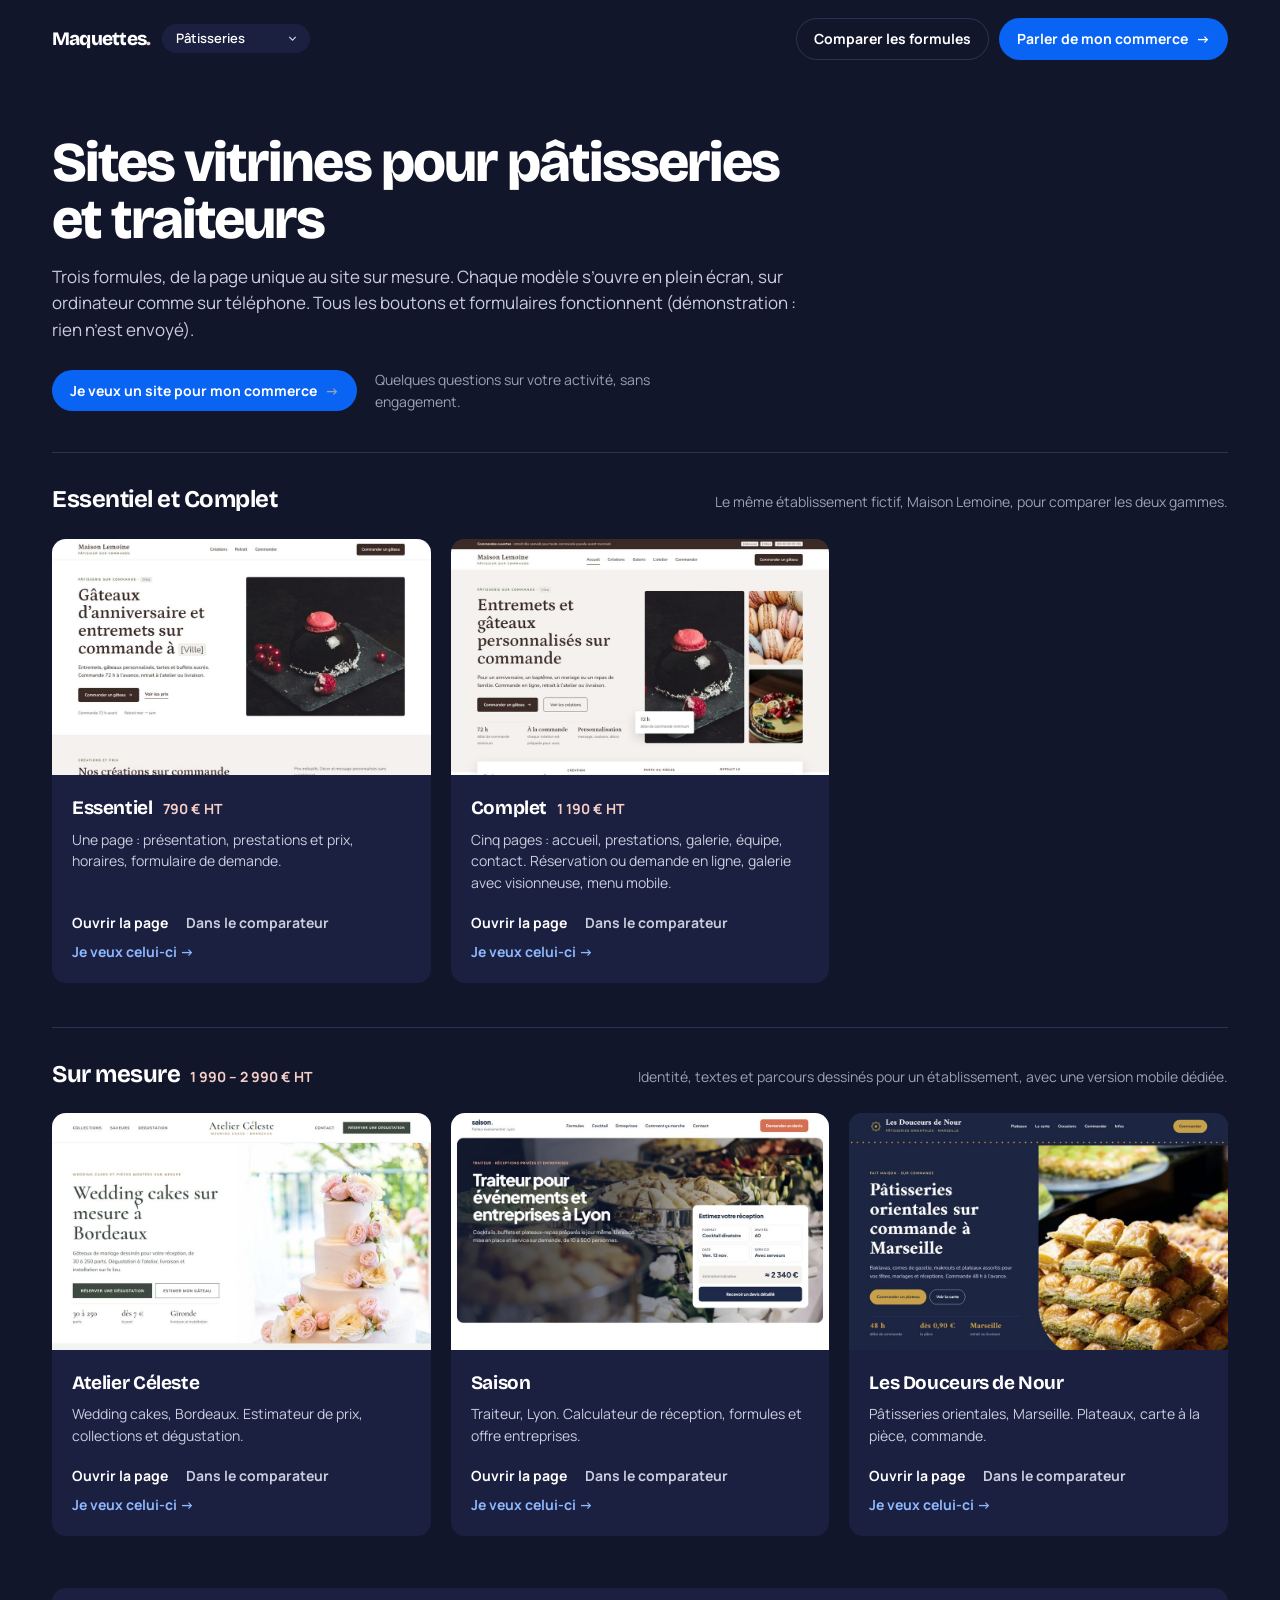
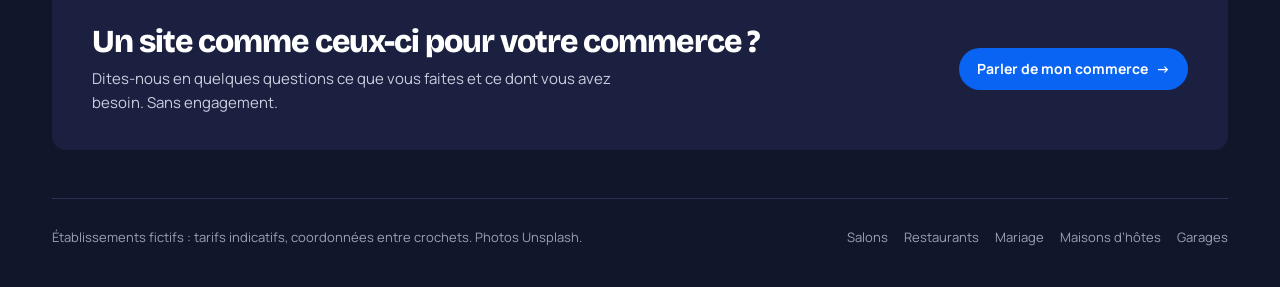
<file: index.html>
<!doctype html>
<html lang="fr">
<head>
<meta charset="utf-8">
<meta name="viewport" content="width=device-width, initial-scale=1">
<meta name="robots" content="noindex">
<title>Maquettes — pâtisseries et traiteurs</title>
<link rel="preconnect" href="https://fonts.googleapis.com"><link rel="preconnect" href="https://fonts.gstatic.com" crossorigin>
<link rel="stylesheet" href="https://fonts.googleapis.com/css2?family=Bricolage+Grotesque:opsz,wght@12..96,600..800&family=Manrope:wght@500..800&display=swap">
<style>
  :root{--ink:#12162B;--card:#1B2040;--line:#2B3152;--txt:#C9CDDD;--mute:#9AA0B8;--cobalt:#7F92FF;--blush:#F7CFC8}
  *{box-sizing:border-box;margin:0;padding:0}
  body{background:var(--ink);color:var(--txt);font-family:'Manrope',system-ui,sans-serif;font-size:15px;line-height:1.55;-webkit-font-smoothing:antialiased}
  a{color:inherit;text-decoration:none}
  .wrap{max-width:1240px;margin:0 auto;padding:0 32px}
  header{display:flex;justify-content:space-between;align-items:center;gap:16px;padding:18px 0}
  .brand{display:flex;align-items:center;gap:12px}
  .brand b{font-family:'Bricolage Grotesque',sans-serif;font-weight:800;font-size:19px;color:#fff;letter-spacing:-.04em}
  .brand b i{font-style:normal;color:var(--blush)}
  .sector select{appearance:none;-webkit-appearance:none;border:0;border-radius:999px;background:var(--card) url("data:image/svg+xml,%3Csvg xmlns='http://www.w3.org/2000/svg' viewBox='0 0 24 24' fill='none' stroke='%23C9CDDD' stroke-width='2.4'%3E%3Cpath d='M6 9l6 6 6-6'/%3E%3C/svg%3E") no-repeat right 11px center/13px;color:#fff;font:600 13px 'Manrope',system-ui,sans-serif;padding:7px 32px 7px 14px;cursor:pointer}
  .sector option{color:var(--ink);background:#fff}
  .btn{display:inline-flex;align-items:center;gap:8px;background:#fff;color:var(--ink);font-weight:700;font-size:14px;padding:10px 18px;border-radius:999px;white-space:nowrap}
  .btn:hover{background:var(--blush)}
  .intro{padding:56px 0 40px;max-width:760px}
  h1{font-family:'Bricolage Grotesque',sans-serif;font-weight:800;font-size:clamp(34px,5vw,56px);line-height:1.02;letter-spacing:-.035em;color:#fff}
  .intro p{margin-top:16px;font-size:17px;color:var(--txt)}
  .tier{padding:28px 0 8px;border-top:1px solid var(--line)}
  .tier-head{display:flex;align-items:baseline;justify-content:space-between;gap:16px;flex-wrap:wrap;margin-bottom:20px}
  h2{font-family:'Bricolage Grotesque',sans-serif;font-weight:700;font-size:24px;letter-spacing:-.02em;color:#fff}
  h2 span{font-family:'Manrope',sans-serif;font-size:14px;font-weight:700;color:var(--blush);margin-left:10px;letter-spacing:0}
  .tier-head p{color:var(--mute);font-size:14px}
  .grid{display:grid;grid-template-columns:repeat(auto-fill,minmax(320px,1fr));gap:20px;margin-bottom:36px}
  .card{background:var(--card);border-radius:14px;overflow:hidden;display:flex;flex-direction:column;transition:transform .2s}
  .card:hover{transform:translateY(-3px)}
  .shot{display:block;aspect-ratio:16/10;background:#262C50 center top/cover no-repeat}
  .body{padding:18px 20px 20px;display:flex;flex-direction:column;gap:6px;flex:1}
  .body h3{font-family:'Bricolage Grotesque',sans-serif;font-weight:700;font-size:19px;color:#fff;letter-spacing:-.02em}
  .body h3 span{font-family:'Manrope',sans-serif;font-size:14px;font-weight:700;color:var(--blush);margin-left:10px;letter-spacing:0}
  .body p{font-size:14px;color:var(--txt);flex:1}
  .links{display:flex;gap:18px;margin-top:12px;font-weight:700;font-size:14px}
  .links a:first-child{color:#fff}
  .links a:last-child{color:var(--mute)}
  .links a:hover{color:var(--blush)}
  footer{border-top:1px solid var(--line);padding:28px 0 40px;color:var(--mute);font-size:13px;display:flex;justify-content:space-between;gap:24px;flex-wrap:wrap}
  footer nav{display:flex;gap:16px;flex-wrap:wrap}
  footer nav a:hover{color:#fff}
  @media (max-width:640px){
    .wrap{padding:0 16px}
    .brand b{display:none}
    .btn{padding:9px 14px;font-size:13px}
    .intro{padding:32px 0 28px}
    .grid{grid-template-columns:1fr}
  }
  .hd-ctas{display:flex;align-items:center;gap:10px}
  .btn.cc{background:#0964F4;color:#fff}
  .btn.cc:hover{background:#0752c9}
  .btn.ghost{background:transparent;color:#fff;box-shadow:inset 0 0 0 1px var(--line)}
  .btn.ghost:hover{background:var(--card);color:#fff}
  .cc-row{margin-top:26px;display:flex;flex-wrap:wrap;align-items:center;gap:12px 18px}
  .cc-row span{color:var(--mute);font-size:14px;max-width:340px}
  .links{flex-wrap:wrap;gap:8px 18px!important}
  .links a{white-space:nowrap}
  .links a.want{color:#8DB8FF}
  .links a.want:hover{color:#fff}
  .cc-band{margin:8px 0 48px;background:var(--card);border-radius:14px;padding:36px 40px;display:flex;justify-content:space-between;align-items:center;gap:24px;flex-wrap:wrap}
  .cc-band h2{font-family:'Bricolage Grotesque',sans-serif;font-weight:800;font-size:clamp(24px,3vw,32px);letter-spacing:-.03em;color:#fff;line-height:1.1}
  .cc-band p{margin-top:8px;color:var(--txt);max-width:560px}
  @media (max-width:640px){.btn.ghost{display:none}.cc-band{padding:26px 22px}header{gap:10px}.hd-ctas .btn.cc{padding:9px 12px;font-size:13px}.hd-ctas .btn.cc span{display:none}}
  @media (max-width:400px){.hd-ctas .btn.cc{padding:8px 10px;font-size:12.5px}.sector select{padding-right:26px;max-width:150px}}
  @media (max-width:340px){header{flex-wrap:wrap}}
</style>
</head>
<body>
<div class="wrap">
<header>
  <div class="brand"><b>Maquettes<i>.</i></b><label class="sector"><select aria-label="Secteur" autocomplete="off" onchange="location.href=this.value"><option value="https://jeancdf.github.io/maquettes-coiffure/">Salons</option><option value="https://jeancdf.github.io/maquettes-restaurant/">Restaurants</option><option value="https://jeancdf.github.io/maquettes-mariage/">Mariage</option><option value="https://jeancdf.github.io/maquettes-maisons-hotes/">Maisons d’hôtes</option><option value="https://jeancdf.github.io/maquettes-garage/">Garages</option><option value="https://jeancdf.github.io/maquettes-patisserie/" selected>Pâtisseries</option></select></label></div>
  <div class="hd-ctas"><a class="btn ghost" href="comparer.html">Comparer les formules</a><a class="btn cc" href="https://client-contact.fr/?utm_source=maquettes&amp;utm_medium=accueil-entete&amp;utm_campaign=patisserie" target="_blank" rel="noopener">Parler de mon commerce <span aria-hidden="true">→</span></a></div>
</header>
<section class="intro">
  <h1>Sites vitrines pour pâtisseries et traiteurs</h1>
  <p>Trois formules, de la page unique au site sur mesure. Chaque modèle s’ouvre en plein écran, sur ordinateur comme sur téléphone. Tous les boutons et formulaires fonctionnent (démonstration : rien n’est envoyé).</p>
  <div class="cc-row"><a class="btn cc" href="https://client-contact.fr/?utm_source=maquettes&amp;utm_medium=accueil-intro&amp;utm_campaign=patisserie" target="_blank" rel="noopener">Je veux un site pour mon commerce <span aria-hidden="true">→</span></a><span>Quelques questions sur votre activité, sans engagement.</span></div>
</section>
<section class="tier">
  <div class="tier-head"><h2>Essentiel et Complet</h2><p>Le même établissement fictif, Maison Lemoine, pour comparer les deux gammes.</p></div>
  <div class="grid">
    <article class="card">
      <a class="shot" href="essentiel.html" style="background-image:url(vignettes/essentiel.jpg)" aria-label="Ouvrir Essentiel"></a>
      <div class="body">
        <h3>Essentiel<span>790 € HT</span></h3>
        <p>Une page : présentation, prestations et prix, horaires, formulaire de demande.</p>
        <div class="links"><a href="essentiel.html">Ouvrir la page</a><a href="comparer.html#essentiel">Dans le comparateur</a><a class="want" href="https://client-contact.fr/?utm_source=maquettes&amp;utm_medium=accueil-carte&amp;utm_campaign=patisserie&amp;utm_content=essentiel" target="_blank" rel="noopener">Je veux celui-ci →</a></div>
      </div>
    </article>
    <article class="card">
      <a class="shot" href="complet/index.html" style="background-image:url(vignettes/complet.jpg)" aria-label="Ouvrir Complet"></a>
      <div class="body">
        <h3>Complet<span>1 190 € HT</span></h3>
        <p>Cinq pages : accueil, prestations, galerie, équipe, contact. Réservation ou demande en ligne, galerie avec visionneuse, menu mobile.</p>
        <div class="links"><a href="complet/index.html">Ouvrir la page</a><a href="comparer.html#complet">Dans le comparateur</a><a class="want" href="https://client-contact.fr/?utm_source=maquettes&amp;utm_medium=accueil-carte&amp;utm_campaign=patisserie&amp;utm_content=complet" target="_blank" rel="noopener">Je veux celui-ci →</a></div>
      </div>
    </article>
  </div>
</section>
<section class="tier">
  <div class="tier-head"><h2>Sur mesure<span>1 990 – 2 990 € HT</span></h2><p>Identité, textes et parcours dessinés pour un établissement, avec une version mobile dédiée.</p></div>
  <div class="grid">
    <article class="card">
      <a class="shot" href="celeste.html" style="background-image:url(vignettes/celeste.jpg)" aria-label="Ouvrir Atelier Céleste"></a>
      <div class="body">
        <h3>Atelier Céleste<span></span></h3>
        <p>Wedding cakes, Bordeaux. Estimateur de prix, collections et dégustation.</p>
        <div class="links"><a href="celeste.html">Ouvrir la page</a><a href="comparer.html#celeste">Dans le comparateur</a><a class="want" href="https://client-contact.fr/?utm_source=maquettes&amp;utm_medium=accueil-carte&amp;utm_campaign=patisserie&amp;utm_content=celeste" target="_blank" rel="noopener">Je veux celui-ci →</a></div>
      </div>
    </article>
    <article class="card">
      <a class="shot" href="saison.html" style="background-image:url(vignettes/saison.jpg)" aria-label="Ouvrir Saison"></a>
      <div class="body">
        <h3>Saison<span></span></h3>
        <p>Traiteur, Lyon. Calculateur de réception, formules et offre entreprises.</p>
        <div class="links"><a href="saison.html">Ouvrir la page</a><a href="comparer.html#saison">Dans le comparateur</a><a class="want" href="https://client-contact.fr/?utm_source=maquettes&amp;utm_medium=accueil-carte&amp;utm_campaign=patisserie&amp;utm_content=saison" target="_blank" rel="noopener">Je veux celui-ci →</a></div>
      </div>
    </article>
    <article class="card">
      <a class="shot" href="nour.html" style="background-image:url(vignettes/nour.jpg)" aria-label="Ouvrir Les Douceurs de Nour"></a>
      <div class="body">
        <h3>Les Douceurs de Nour<span></span></h3>
        <p>Pâtisseries orientales, Marseille. Plateaux, carte à la pièce, commande.</p>
        <div class="links"><a href="nour.html">Ouvrir la page</a><a href="comparer.html#nour">Dans le comparateur</a><a class="want" href="https://client-contact.fr/?utm_source=maquettes&amp;utm_medium=accueil-carte&amp;utm_campaign=patisserie&amp;utm_content=nour" target="_blank" rel="noopener">Je veux celui-ci →</a></div>
      </div>
    </article>
  </div>
</section>
<section class="cc-band" aria-label="Votre projet">
  <div><h2>Un site comme ceux-ci pour votre commerce ?</h2><p>Dites-nous en quelques questions ce que vous faites et ce dont vous avez besoin. Sans engagement.</p></div>
  <a class="btn cc" href="https://client-contact.fr/?utm_source=maquettes&amp;utm_medium=accueil-bandeau&amp;utm_campaign=patisserie" target="_blank" rel="noopener">Parler de mon commerce <span aria-hidden="true">→</span></a>
</section>
<footer>
  <span>Établissements fictifs : tarifs indicatifs, coordonnées entre crochets. Photos Unsplash.</span>
  <nav aria-label="Autres secteurs"><a href="https://jeancdf.github.io/maquettes-coiffure/">Salons</a><a href="https://jeancdf.github.io/maquettes-restaurant/">Restaurants</a><a href="https://jeancdf.github.io/maquettes-mariage/">Mariage</a><a href="https://jeancdf.github.io/maquettes-maisons-hotes/">Maisons d’hôtes</a><a href="https://jeancdf.github.io/maquettes-garage/">Garages</a></nav>
</footer>
</div>
</body>
</html>
</file>
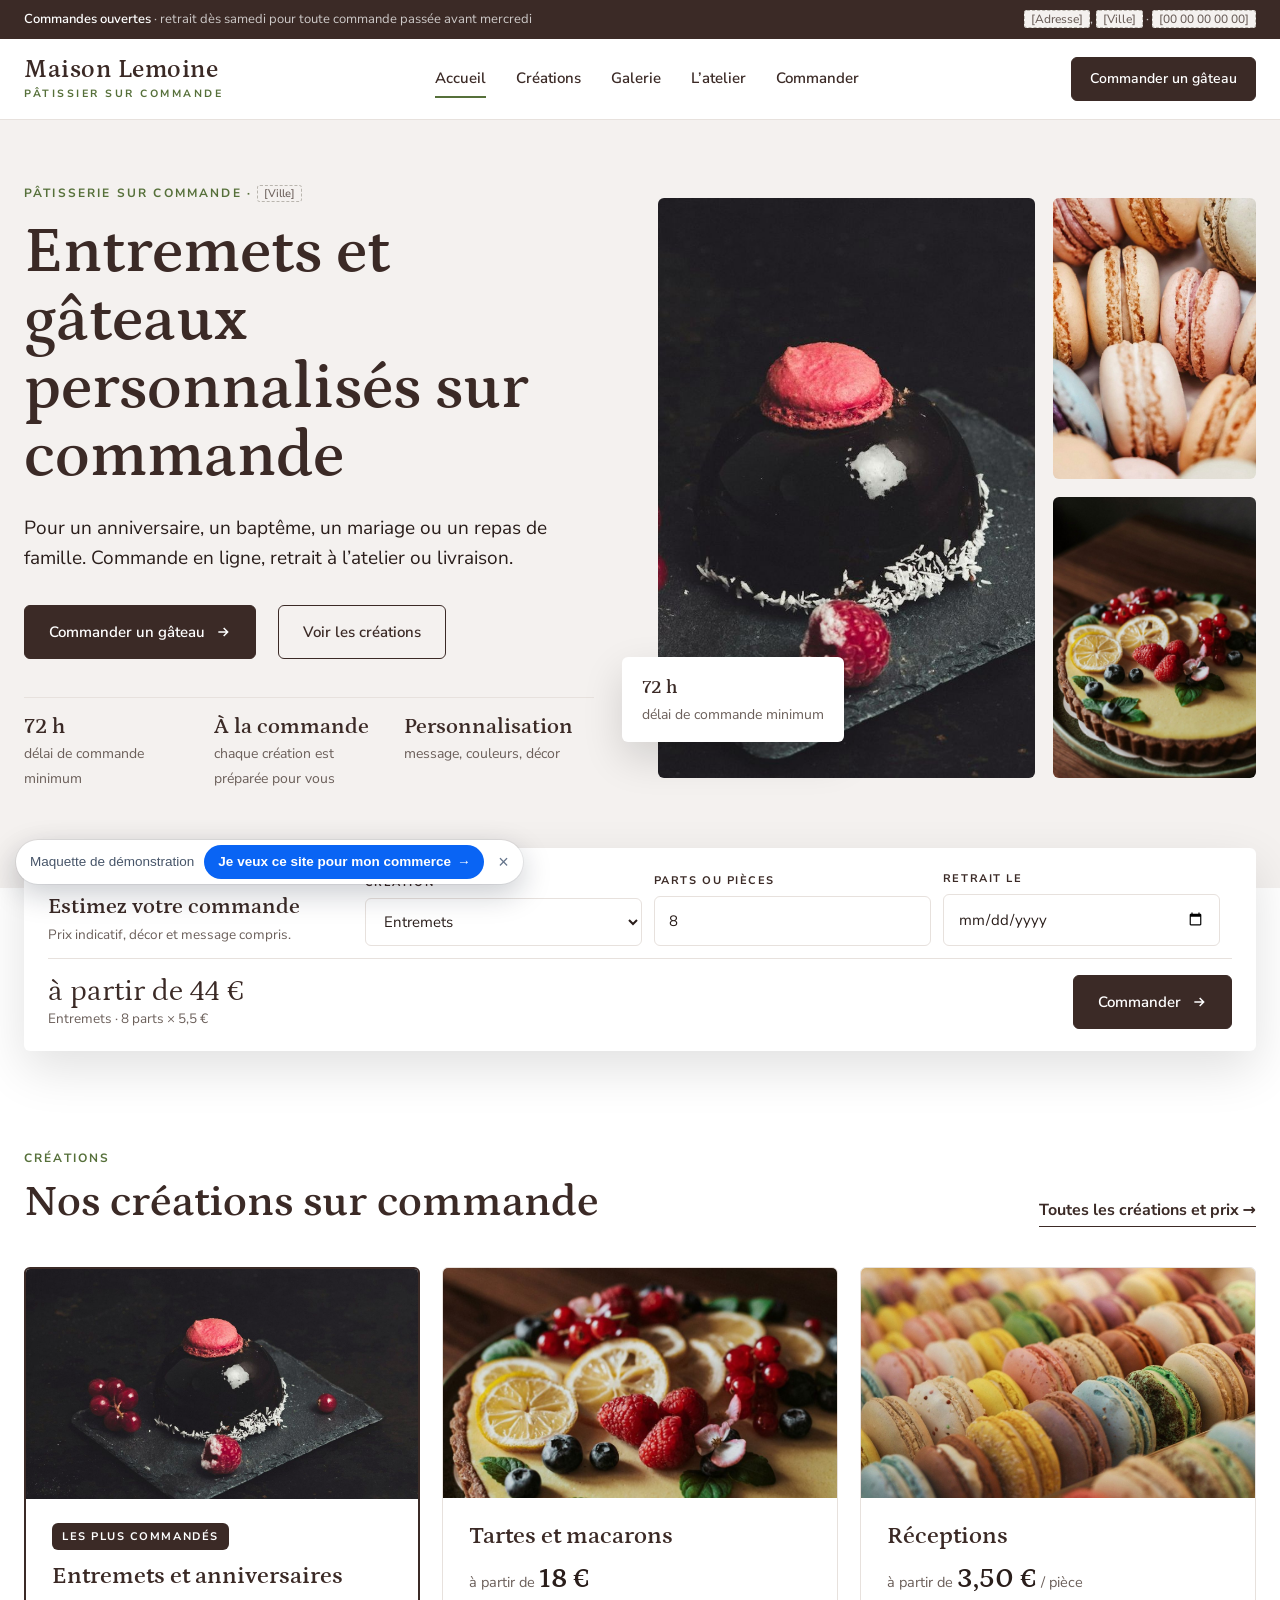
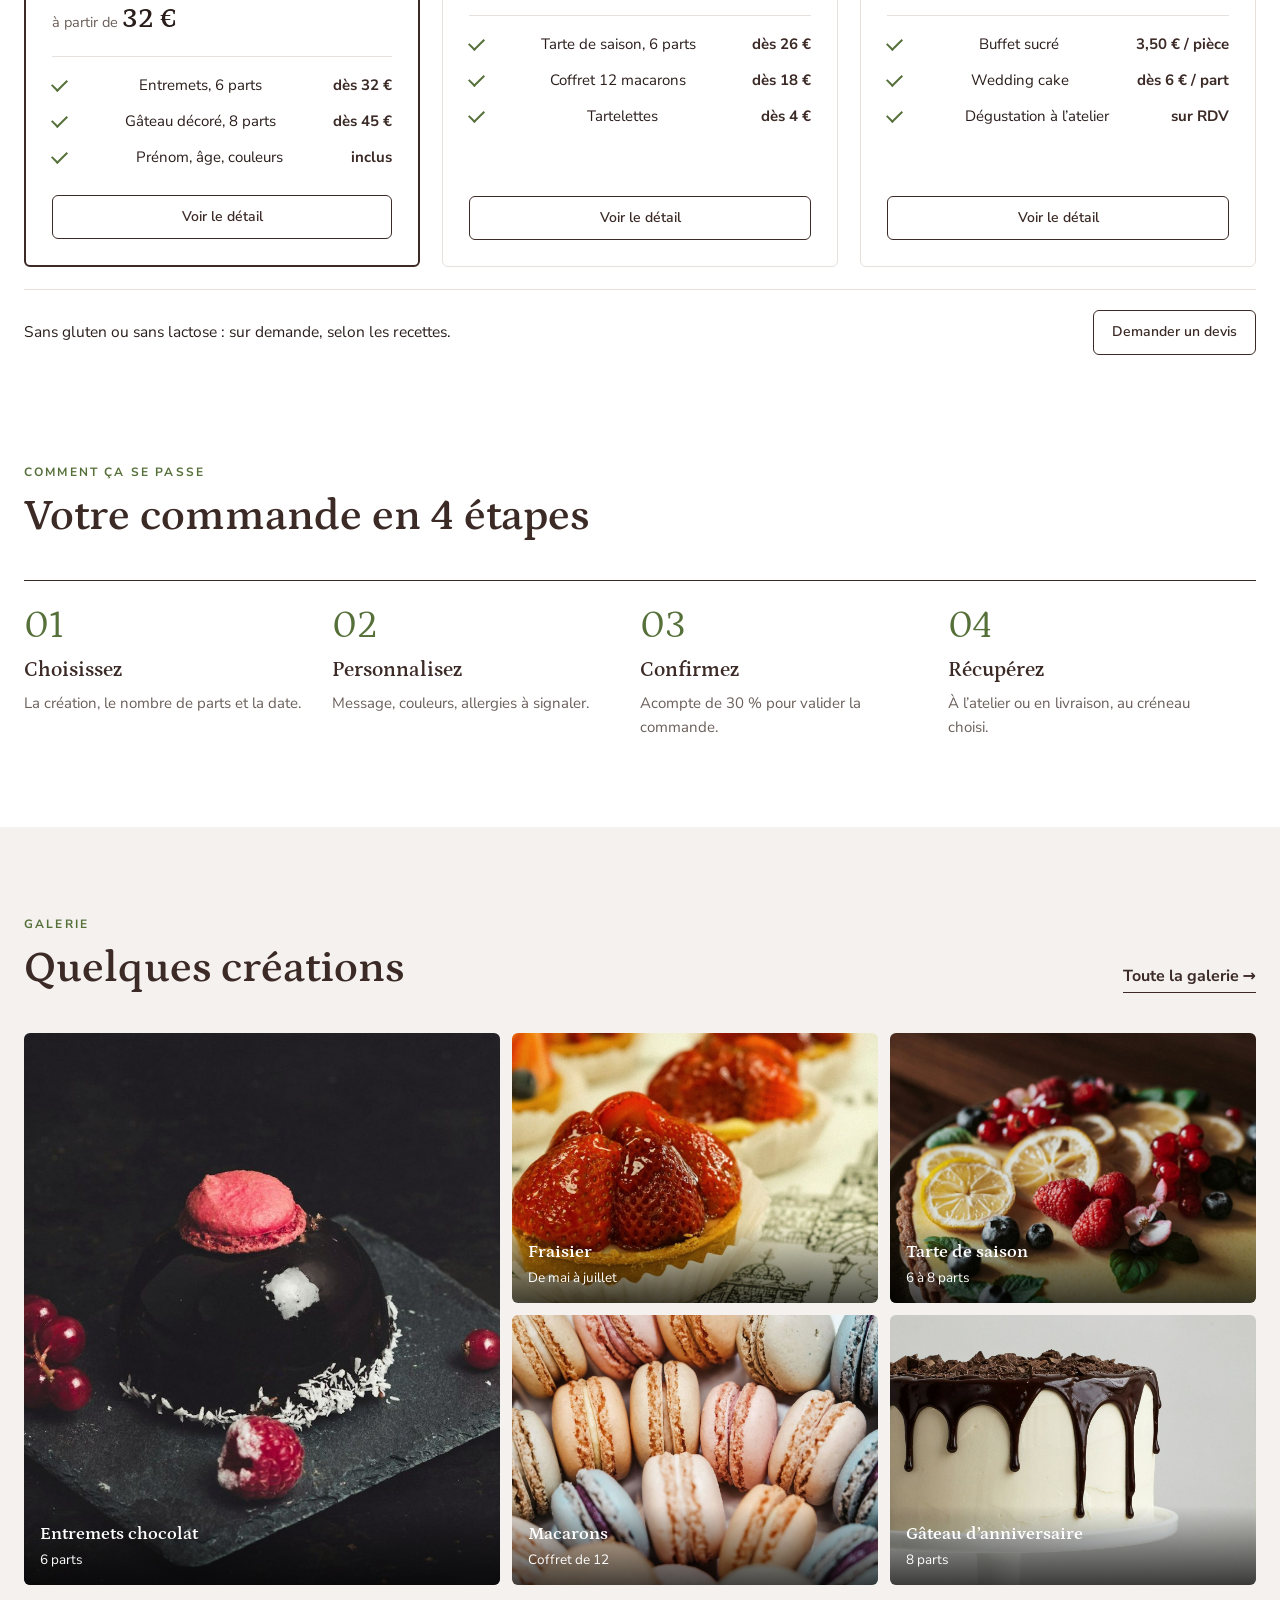
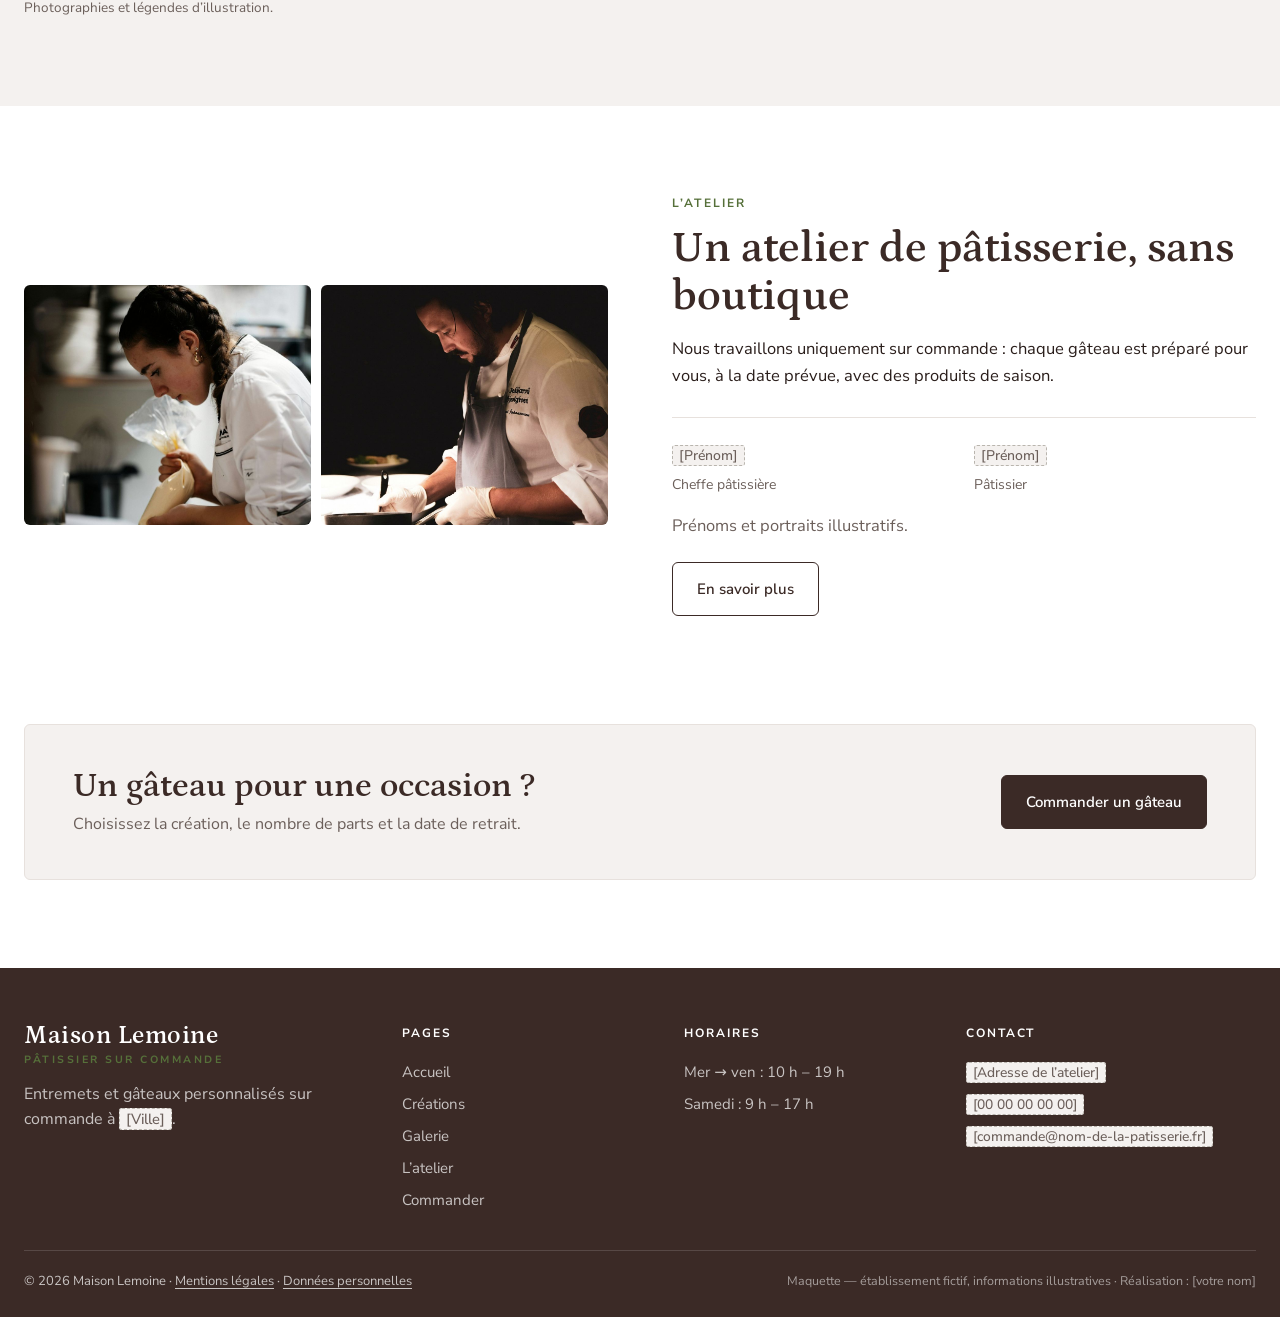
<file: complet/index.html>
<!doctype html>
<html lang="fr">
<head>
<meta charset="utf-8">
<meta name="viewport" content="width=device-width, initial-scale=1">
<meta name="robots" content="noindex">
<title>Maison Lemoine — Pâtissier sur commande (maquette Complet)</title>
<link rel="preconnect" href="https://fonts.googleapis.com"><link rel="preconnect" href="https://fonts.gstatic.com" crossorigin>
<link rel="stylesheet" href="https://fonts.googleapis.com/css2?family=Petrona:wght@500..800&family=Nunito+Sans:wght@400..700&display=swap">
<link rel="stylesheet" href="../kit/std.css">
<style>:root{--pri:#3B2A26;--pri-2:#55403A;--acc:#56703A;--soft:#F4F1EF;--ink:#2A1E1B;--muted:#6B5F5A;--line:#E7E1DD;--radius:6px;--fd:'Petrona';--fb:'Nunito Sans';--fdw:600}</style>
</head>
<body>
<div class="topbar wrap"><span><b>Commandes ouvertes</b> · retrait dès samedi pour toute commande passée avant mercredi</span><span><span class="ph">[Adresse]</span>, <span class="ph">[Ville]</span> · <a href="tel:+33000000000"><span class="ph">[00 00 00 00 00]</span></a></span></div>
<header class="hd wrap">
  <a class="logo" href="index.html"><b>Maison Lemoine</b><small>Pâtissier sur commande</small></a>
  <nav aria-label="Navigation principale"><a href="index.html" class="on" aria-current="page">Accueil</a><a href="prestations.html">Créations</a><a href="realisations.html">Galerie</a><a href="a-propos.html">L’atelier</a><a href="contact.html">Commander</a></nav>
  <div class="side"><a class="btn sm" href="contact.html#demande">Commander un gâteau</a><button class="burger" type="button" aria-label="Menu" aria-expanded="false"><i></i></button></div>
</header>
<nav class="mnav" aria-label="Menu mobile"><a href="index.html" class="on" aria-current="page">Accueil</a><a href="prestations.html">Créations</a><a href="realisations.html">Galerie</a><a href="a-propos.html">L’atelier</a><a href="contact.html">Commander</a><a class="btn" href="contact.html#demande">Commander un gâteau</a></nav>

<main>
<section class="hero soft wrap" style="padding-bottom:96px">
  <div>
    <div class="eyebrow">Pâtisserie sur commande · <span class="ph">[Ville]</span></div>
    <h1>Entremets et gâteaux personnalisés sur commande</h1>
    <p class="lede">Pour un anniversaire, un baptême, un mariage ou un repas de famille. Commande en ligne, retrait à l’atelier ou livraison.</p>
    <div class="ctas"><a class="btn" href="contact.html#demande">Commander un gâteau <svg viewBox="0 0 24 24" fill="none" stroke="currentColor" stroke-width="2.2"><path d="M5 12h14M13 6l6 6-6 6"/></svg></a><a class="btn line" href="prestations.html">Voir les créations</a></div>
    <div class="keys"><div><b>72 h</b><span>délai de commande minimum</span></div><div><b>À la commande</b><span>chaque création est préparée pour vous</span></div><div><b>Personnalisation</b><span>message, couleurs, décor</span></div></div>
  </div>
  <div class="mos"><div class="a" style="background-image:url(../img/l-entremet.jpg)"></div><div class="b" style="background-image:url(../img/l-macarons.jpg)"></div><div class="c" style="background-image:url(../img/l-tarte.jpg)"></div>
    <div class="badge"><b>72 h</b>délai de commande minimum</div></div>
</section>
<section class="quick wrap" aria-label="Estimez votre commande">
  <form class="estim" action="contact.html" style="--n:3">
    <div><h3>Estimez votre commande</h3><p class="small">Prix indicatif, décor et message compris.</p></div>
    <div class="f"><label for="q-sel">Création</label><select id="q-sel" name="creation" data-pps><option value="entremets" data-pp="5.5" data-min="6">Entremets</option><option value="anniversaire" data-pp="5.6" data-min="8">Gâteau d’anniversaire décoré</option><option value="tarte" data-pp="4.3" data-min="6">Tarte aux fruits</option><option value="macarons" data-pp="1.5" data-min="12">Macarons (à la pièce)</option><option value="buffet" data-pp="3.5" data-min="40">Buffet sucré (à la pièce)</option><option value="wedding" data-pp="6" data-min="30">Wedding cake (à la part)</option></select></div>
    <div class="f"><label for="q-n">Parts ou pièces</label><input id="q-n" name="parts" type="number" min="1" max="500" value="8" data-n data-unit="parts" required></div>
    <div class="f"><label for="date">Retrait le</label><input id="date" name="date" type="date" required></div>
    <div style="grid-column:1/-1;display:flex;flex-wrap:wrap;justify-content:space-between;align-items:center;gap:14px;border-top:1px solid var(--line);padding-top:16px">
      <div><div class="estim-out" aria-live="polite"></div><div class="small estim-detail"></div></div>
      <button class="btn" type="submit">Commander <svg viewBox="0 0 24 24" fill="none" stroke="currentColor" stroke-width="2.2"><path d="M5 12h14M13 6l6 6-6 6"/></svg></button></div>
  </form>
</section>
<section class="s wrap">
  <div class="sh"><div><div class="eyebrow">Créations</div><h2 class="t">Nos créations sur commande</h2></div><a class="link" href="prestations.html">Toutes les créations et prix →</a></div>
  <div class="offers"><article class="offer hl"><div class="pic" style="background-image:url(../img/l-entremet.jpg)"></div>
      <div class="body"><span class="tag">Les plus commandés</span><h3>Entremets et anniversaires</h3><div class="pr">à partir de <b>32 €</b></div><div class="list"><div class="check menu-l"><span>Entremets, 6 parts</span><em>dès 32 €</em></div><div class="check menu-l"><span>Gâteau décoré, 8 parts</span><em>dès 45 €</em></div><div class="check menu-l"><span>Prénom, âge, couleurs</span><em>inclus</em></div></div>
      <a class="btn line sm go" href="prestations.html#entremets">Voir le détail</a></div></article><article class="offer"><div class="pic" style="background-image:url(../img/l-tarte.jpg)"></div>
      <div class="body"><h3>Tartes et macarons</h3><div class="pr">à partir de <b>18 €</b></div><div class="list"><div class="check menu-l"><span>Tarte de saison, 6 parts</span><em>dès 26 €</em></div><div class="check menu-l"><span>Coffret 12 macarons</span><em>dès 18 €</em></div><div class="check menu-l"><span>Tartelettes</span><em>dès 4 €</em></div></div>
      <a class="btn line sm go" href="prestations.html#tarte">Voir le détail</a></div></article><article class="offer"><div class="pic" style="background-image:url(../img/l-macarons2.jpg)"></div>
      <div class="body"><h3>Réceptions</h3><div class="pr">à partir de <b>3,50 €</b> / pièce</div><div class="list"><div class="check menu-l"><span>Buffet sucré</span><em>3,50 € / pièce</em></div><div class="check menu-l"><span>Wedding cake</span><em>dès 6 € / part</em></div><div class="check menu-l"><span>Dégustation à l’atelier</span><em>sur RDV</em></div></div>
      <a class="btn line sm go" href="prestations.html#buffet">Voir le détail</a></div></article></div>
  <div class="note"><span>Sans gluten ou sans lactose : sur demande, selon les recettes.</span><a class="btn line sm" href="contact.html#demande">Demander un devis</a></div>
</section>

<section class="s wrap" style="padding-top:20px">
  <div class="sh"><div><div class="eyebrow">Comment ça se passe</div><h2 class="t">Votre commande en 4 étapes</h2></div></div>
  <div class="steps"><div class="step"><i>01</i><h3>Choisissez</h3><p>La création, le nombre de parts et la date.</p></div><div class="step"><i>02</i><h3>Personnalisez</h3><p>Message, couleurs, allergies à signaler.</p></div><div class="step"><i>03</i><h3>Confirmez</h3><p>Acompte de 30 % pour valider la commande.</p></div><div class="step"><i>04</i><h3>Récupérez</h3><p>À l’atelier ou en livraison, au créneau choisi.</p></div></div>
</section>
<section class="s soft wrap">
  <div class="sh"><div><div class="eyebrow">Galerie</div><h2 class="t">Quelques créations</h2></div><a class="link" href="realisations.html">Toute la galerie →</a></div>
  <div class="gal"><figure data-cat="Entremets" data-full="../img/l-entremet.jpg" style="background-image:url(../img/l-entremet.jpg)"><figcaption><b>Entremets chocolat</b>6 parts</figcaption></figure><figure data-cat="Entremets" data-full="../img/l-fraises.jpg" style="background-image:url(../img/l-fraises.jpg)"><figcaption><b>Fraisier</b>De mai à juillet</figcaption></figure><figure data-cat="Tartes" data-full="../img/l-tarte.jpg" style="background-image:url(../img/l-tarte.jpg)"><figcaption><b>Tarte de saison</b>6 à 8 parts</figcaption></figure><figure data-cat="Réceptions" data-full="../img/l-macarons.jpg" style="background-image:url(../img/l-macarons.jpg)"><figcaption><b>Macarons</b>Coffret de 12</figcaption></figure><figure data-cat="Entremets" data-full="../img/l-drip.jpg" style="background-image:url(../img/l-drip.jpg)"><figcaption><b>Gâteau d’anniversaire</b>8 parts</figcaption></figure></div>
  <p class="small" style="margin-top:12px">Photographies et légendes d’illustration.</p>
</section>
<section class="s wrap">
  <div class="split"><div style="display:grid;grid-template-columns:1fr 1fr;gap:10px"><div style="min-height:240px;background:center/cover url(../img/l-cheffe.jpg);border-radius:var(--r)"></div><div style="min-height:240px;background:center/cover url(../img/l-chef.jpg);border-radius:var(--r)"></div></div>
    <div><div class="eyebrow">L’atelier</div><h2 class="t">Un atelier de pâtisserie, sans boutique</h2><p>Nous travaillons uniquement sur commande : chaque gâteau est préparé pour vous, à la date prévue, avec des produits de saison.</p>
      <div class="duo"><div><b><span class="ph">[Prénom]</span></b><span>Cheffe pâtissière</span></div><div><b><span class="ph">[Prénom]</span></b><span>Pâtissier</span></div></div>
      <p class="small">Prénoms et portraits illustratifs.</p>
      <a class="btn line" style="margin-top:22px" href="a-propos.html">En savoir plus</a></div></div>
</section>
<section class="s wrap" style="padding-top:20px"><div class="band"><div><h2>Un gâteau pour une occasion ?</h2><p>Choisissez la création, le nombre de parts et la date de retrait.</p></div><a class="btn" href="contact.html#demande">Commander un gâteau</a></div></section>
</main>
<footer class="ft wrap">
  <div class="top">
    <div><a class="logo" href="index.html"><b>Maison Lemoine</b><small>Pâtissier sur commande</small></a><p style="margin-top:16px;max-width:290px">Entremets et gâteaux personnalisés sur commande à <span class="ph">[Ville]</span>.</p></div>
    <div><h4>Pages</h4><a class="l" href="index.html">Accueil</a><a class="l" href="prestations.html">Créations</a><a class="l" href="realisations.html">Galerie</a><a class="l" href="a-propos.html">L’atelier</a><a class="l" href="contact.html">Commander</a></div>
    <div><h4>Horaires</h4><span class="l">Mer → ven : 10 h – 19 h</span><span class="l">Samedi : 9 h – 17 h</span></div>
    <div><h4>Contact</h4><span class="l"><span class="ph">[Adresse de l’atelier]</span></span><a class="l" href="tel:+33000000000"><span class="ph">[00 00 00 00 00]</span></a><a class="l" href="mailto:commande@nom-de-la-patisserie.fr"><span class="ph">[commande@nom-de-la-patisserie.fr]</span></a></div>
  </div>
  <div class="bot"><span>© <span data-year></span> Maison Lemoine · <a href="mentions-legales.html">Mentions légales</a> · <a href="mentions-legales.html#donnees">Données personnelles</a></span><span class="demo-note">Maquette — établissement fictif, informations illustratives · Réalisation : [votre nom]</span></div>
</footer>
<script src="../kit/std.js"></script>
<script src="../kit/cta.js" data-secteur="patisserie" data-modele="complet" defer></script>
</body>
</html>
</file>
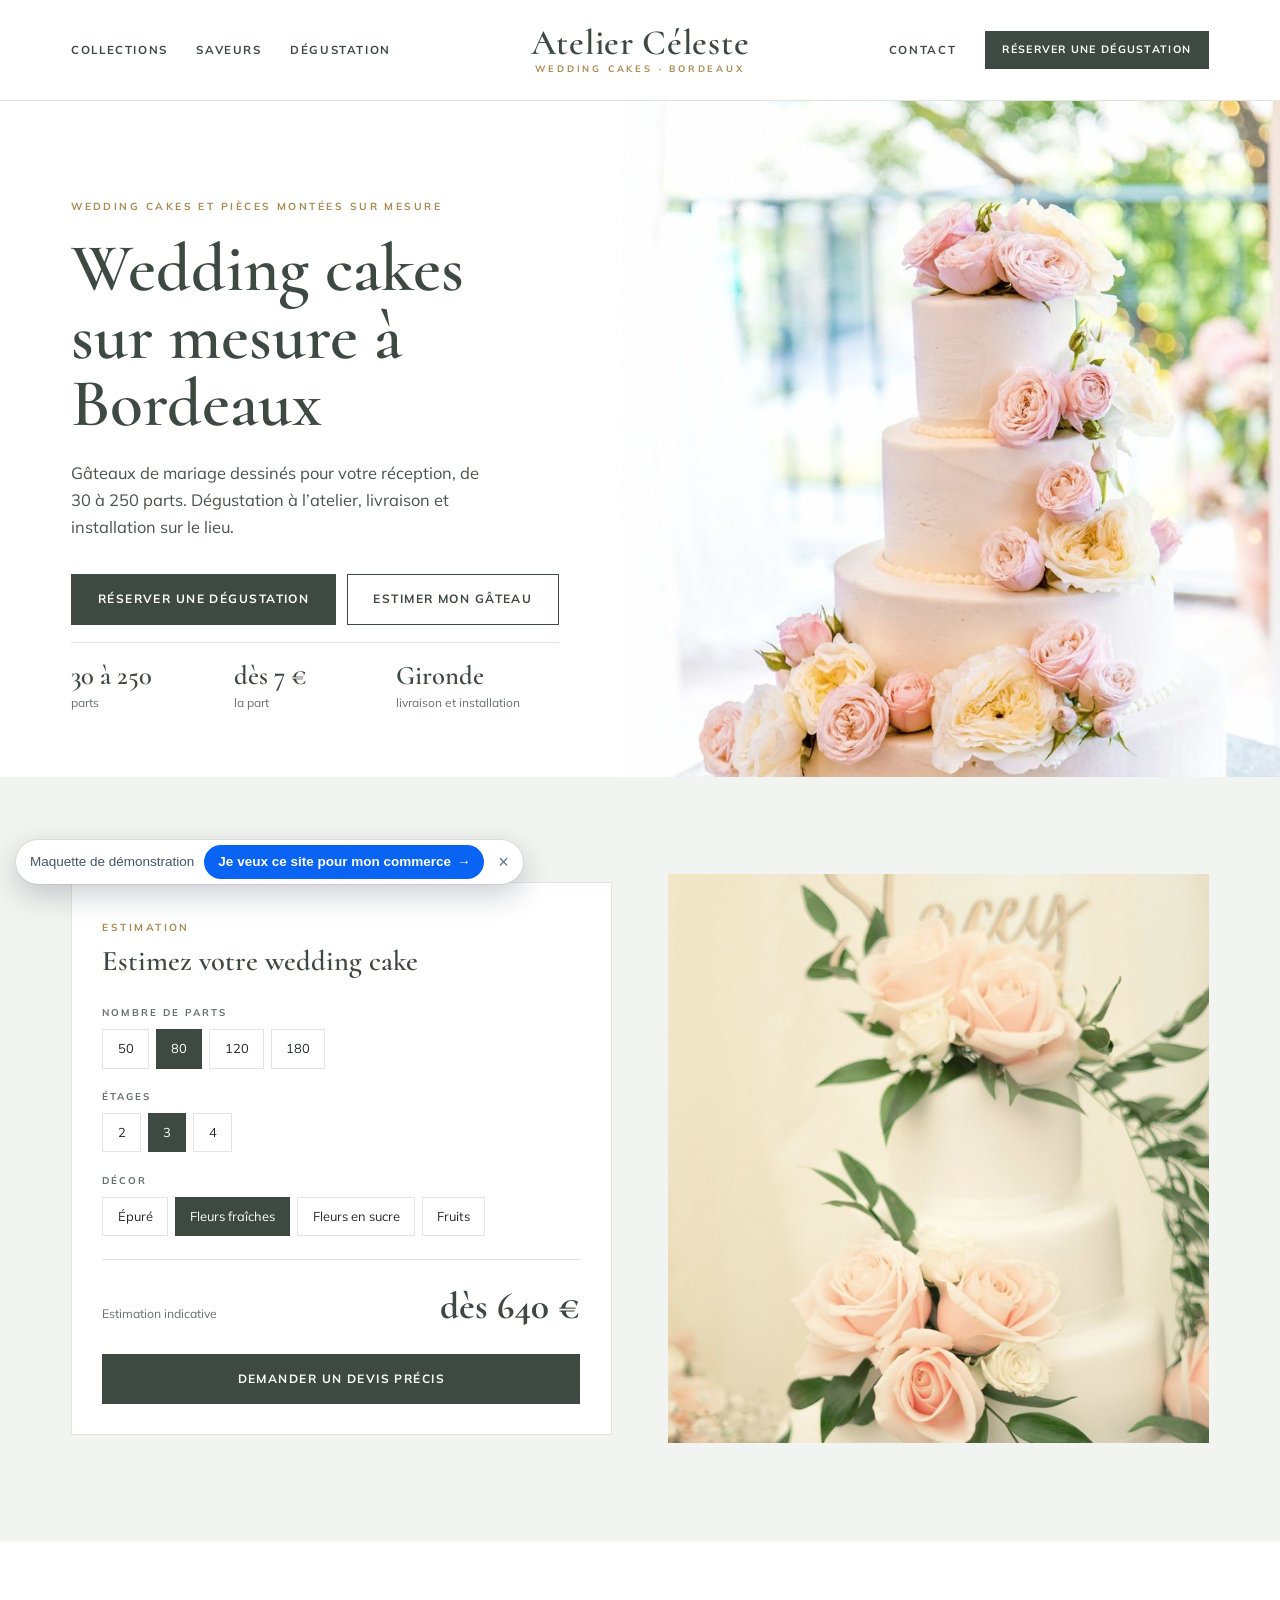
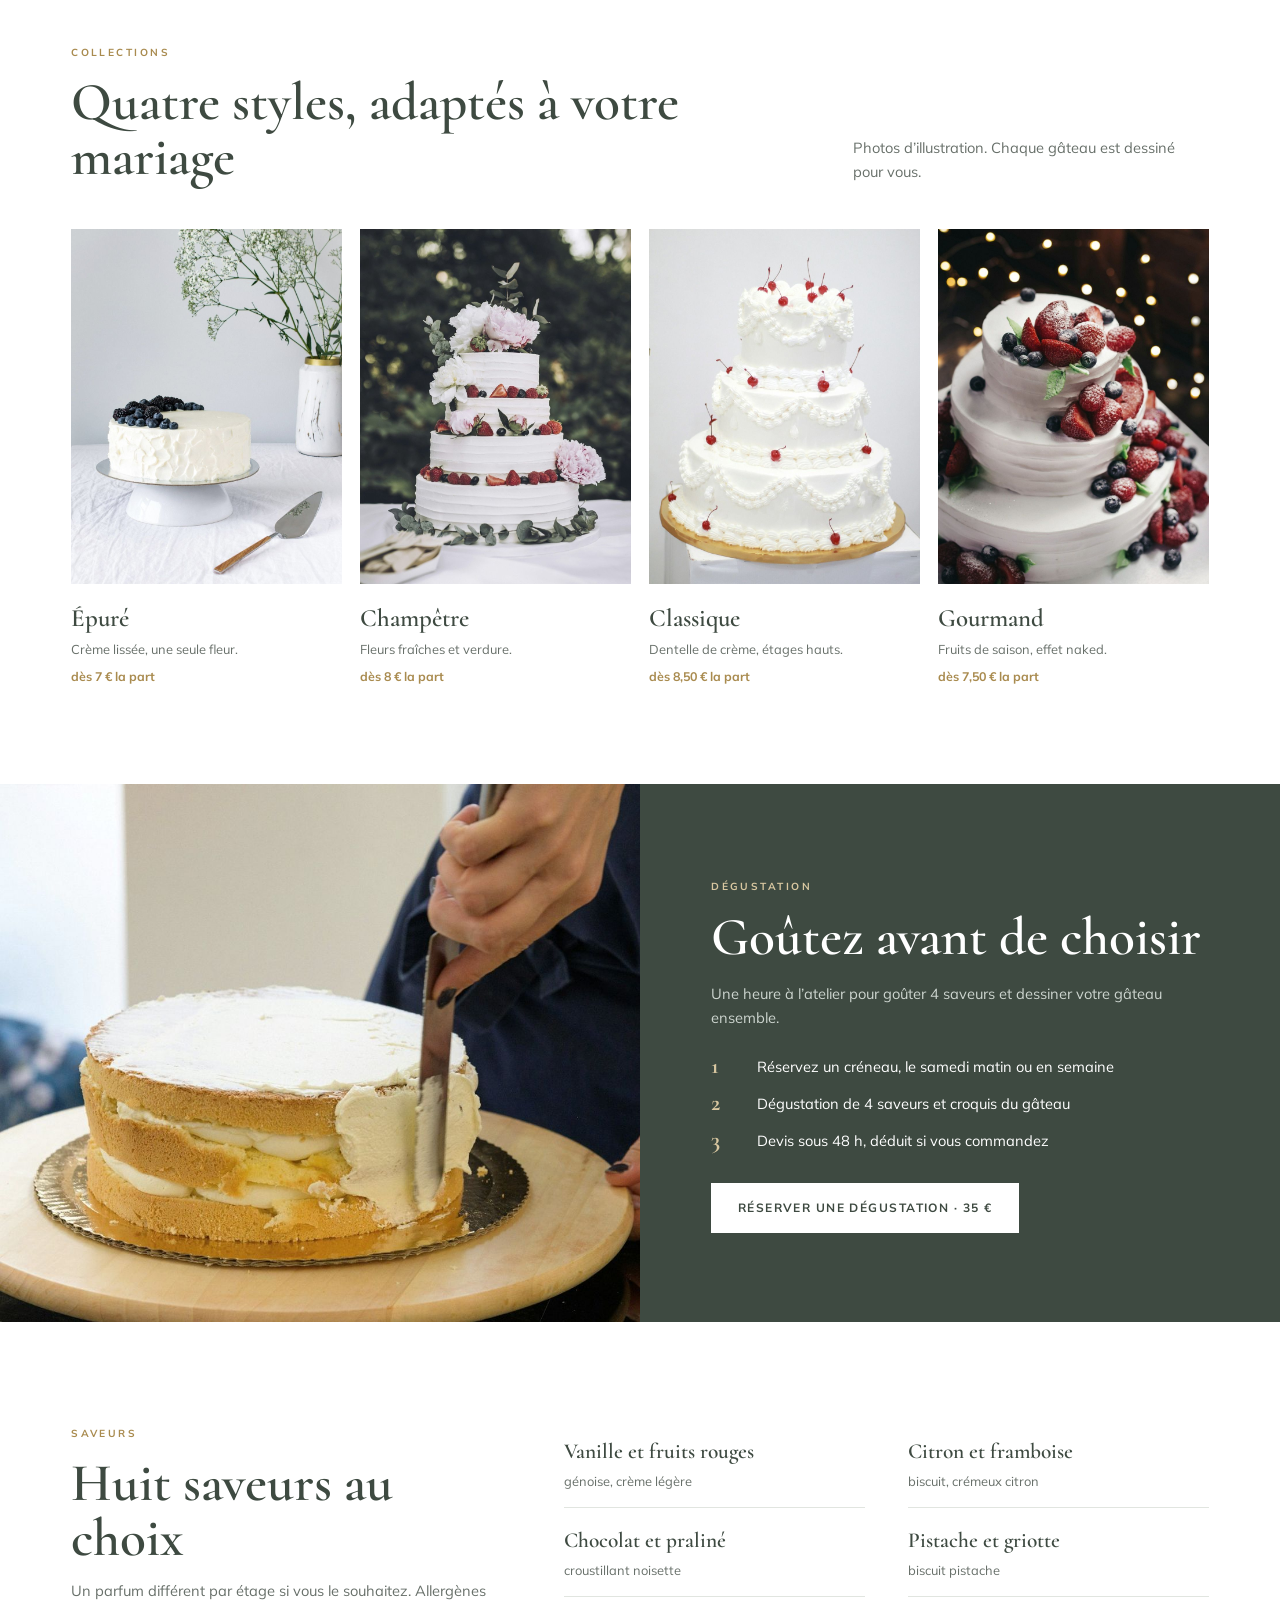
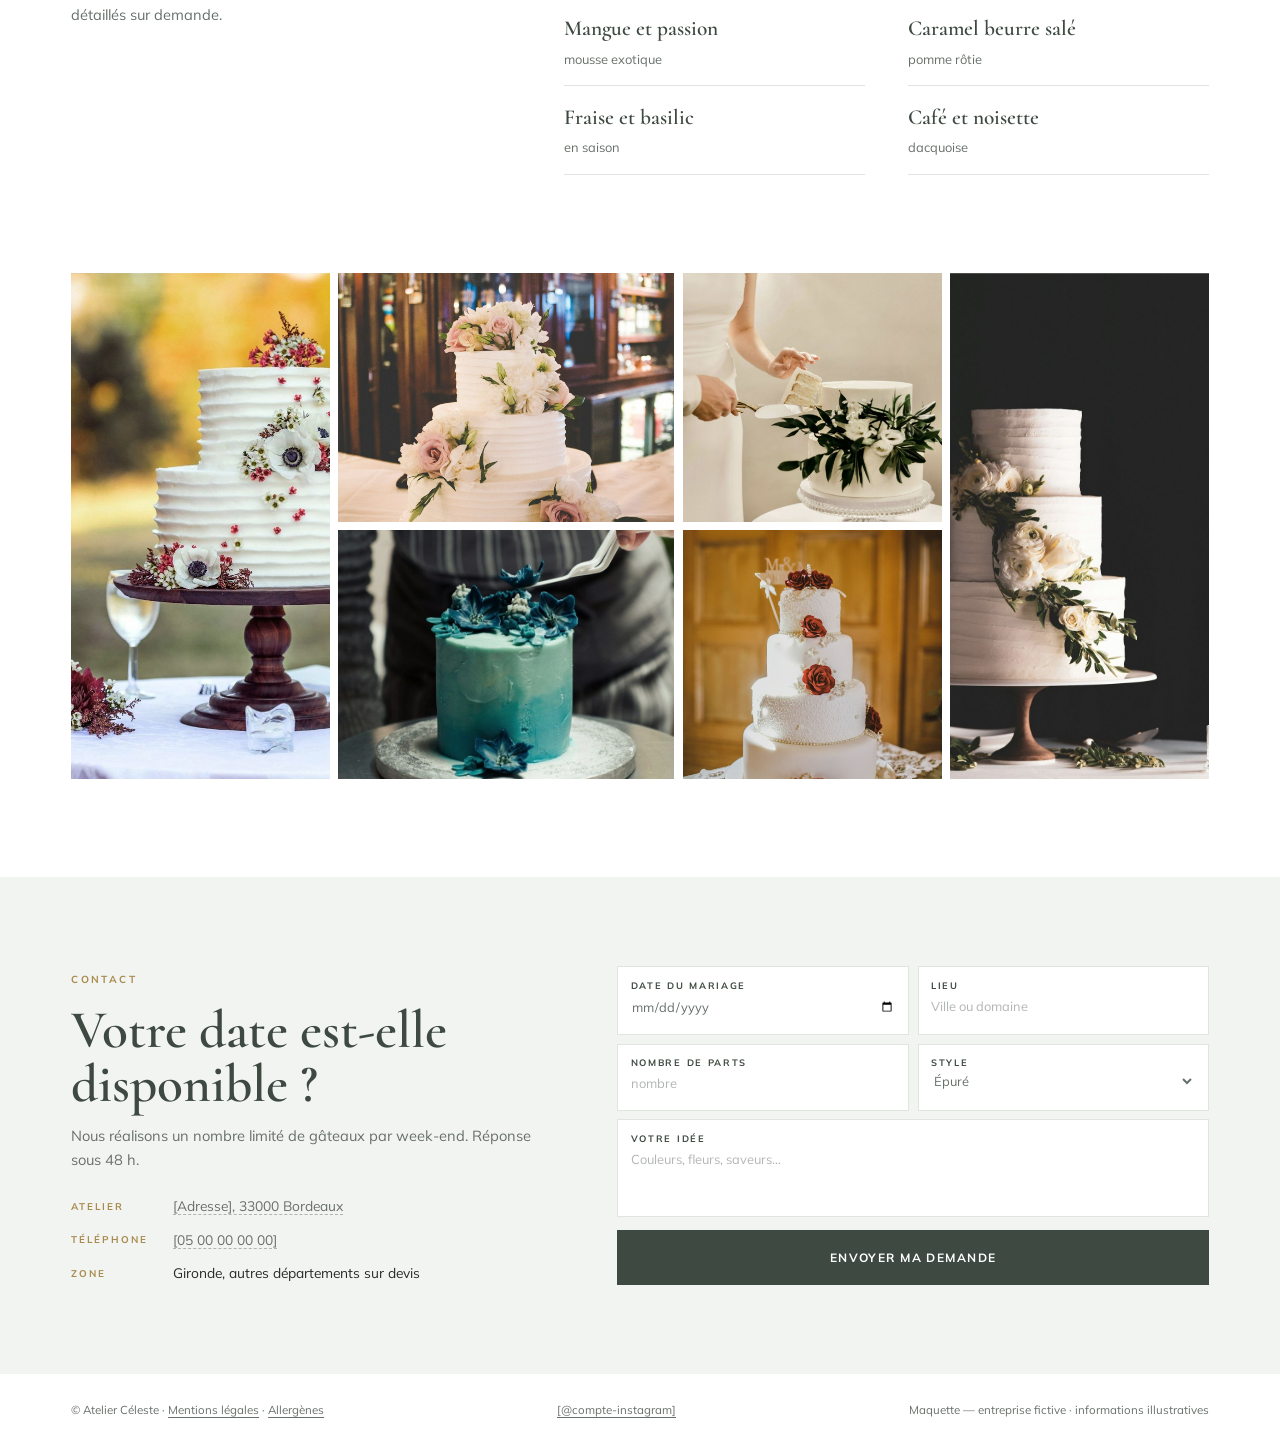
<file: celeste.html>
<!doctype html>
<html lang="fr">
<head>
<meta charset="utf-8">
<meta name="viewport" content="width=device-width, initial-scale=1">
<meta name="robots" content="noindex">
<title>Atelier Céleste — wedding cakes, Bordeaux (maquette)</title>
<link rel="preconnect" href="https://fonts.googleapis.com"><link rel="preconnect" href="https://fonts.gstatic.com" crossorigin>
<link rel="stylesheet" href="https://fonts.googleapis.com/css2?family=Cormorant:wght@500;600;700&family=Mulish:wght@300..700&display=swap">
<style>
/* ===== version ordinateur (maquette 1440 px, mise à l'échelle) ===== */
:root{--sage:#5F6F63;--sage-dk:#3E4A41;--mist:#F2F4F1;--paper:#FFFFFF;--ink:#262B27;--mut:#68706A;--line:#E1E5E0;--gold:#A98B4F}
*{box-sizing:border-box;margin:0;padding:0}
.dk{width:1440px;position:relative;background:var(--paper);color:var(--ink);font-family:'Mulish',sans-serif;font-size:16.5px;line-height:1.65;-webkit-font-smoothing:antialiased}
.dk .cap{font-size:11.5px;letter-spacing:.24em;text-transform:uppercase;font-weight:700;color:var(--gold)}
.dk h2{font-family:'Cormorant',serif;font-weight:600;font-size:60px;line-height:1.02;color:var(--sage-dk)}
.dk .btn{display:inline-flex;align-items:center;justify-content:center;gap:10px;font-weight:700;font-size:13.5px;letter-spacing:.12em;text-transform:uppercase;padding:17px 30px;white-space:nowrap}
.dk .btn.s{background:var(--sage-dk);color:#fff}
.dk .btn.l{border:1px solid var(--sage-dk);color:var(--sage-dk);padding:16px 29px}
.dk .btn.w{background:#fff;color:var(--sage-dk)}
.dk .ph{border-bottom:1px dashed #AEB5AE;color:var(--mut);white-space:nowrap}
.dk .sh{display:flex;justify-content:space-between;align-items:flex-end;gap:40px;margin-bottom:50px}
.dk .sh h2{margin-top:14px}
.dk .sh p{max-width:400px;color:var(--mut)}
.dk header{display:grid;grid-template-columns:1fr auto 1fr;align-items:center;padding:28px 80px;border-bottom:1px solid var(--line)}
.dk header nav{display:flex;gap:32px;font-size:13px;letter-spacing:.14em;text-transform:uppercase;font-weight:700;color:var(--sage-dk)}
.dk header nav.r{justify-content:flex-end;align-items:center}
.dk .logo{text-align:center;line-height:1}
.dk .logo b{font-family:'Cormorant';font-weight:600;font-size:40px;color:var(--sage-dk);letter-spacing:.02em;display:block}
.dk .logo small{font-size:10.5px;letter-spacing:.3em;text-transform:uppercase;color:var(--gold);font-weight:700}
.dk .hero{display:grid;grid-template-columns:.9fr 1.1fr;min-height:760px}
.dk .hero .txt{padding:110px 70px 70px 80px;display:flex;flex-direction:column}
.dk .hero h1{font-family:'Cormorant';font-weight:600;font-size:76px;line-height:1;color:var(--sage-dk);margin:22px 0 24px}
.dk .hero p{font-size:18.5px;color:#4A524C;max-width:480px}
.dk .hero .ctas{display:flex;gap:12px;margin-top:38px}
.dk .hero .facts{margin-top:auto;display:grid;grid-template-columns:repeat(3,1fr);border-top:1px solid var(--line)}
.dk .hero .facts div{padding:20px 12px 0 0}
.dk .hero .facts b{display:block;font-family:'Cormorant';font-weight:600;font-size:30px;color:var(--sage-dk);line-height:1.1}
.dk .hero .facts span{font-size:13.5px;color:var(--mut)}
.dk .hero .pic{background:url(img/w-fleurs.jpg) center 40%/cover}
.dk .conf{background:var(--mist);padding:110px 80px;display:grid;grid-template-columns:1fr 1fr;gap:64px;align-items:center}
.dk .cf{background:#fff;padding:34px;border:1px solid var(--line)}
.dk .cf h3{font-family:'Cormorant';font-weight:600;font-size:32px;color:var(--sage-dk)}
.dk .cf .lbl{font-size:11px;letter-spacing:.2em;text-transform:uppercase;font-weight:700;color:var(--mut);margin:22px 0 10px}
.dk .cf .opts{display:flex;gap:8px;flex-wrap:wrap}
.dk .cf .opts span{border:1px solid var(--line);padding:9px 16px;font-size:14.5px}
.dk .cf .opts span.on{border-color:var(--sage-dk);background:var(--sage-dk);color:#fff}
.dk .cf .tot{display:flex;justify-content:space-between;align-items:baseline;margin-top:26px;padding-top:18px;border-top:1px solid var(--line)}
.dk .cf .tot b{font-family:'Cormorant';font-weight:700;font-size:42px;color:var(--sage-dk)}
.dk .cf .tot small{color:var(--mut)}
.dk .cf .btn{width:100%;margin-top:18px}
.dk .conf .pic{height:640px;background:url(img/w-pivoines.jpg) center/cover}
.dk .coll{padding:110px 80px}
.dk .cg{display:grid;grid-template-columns:repeat(4,1fr);gap:20px}
.dk .cc .pic{height:400px;background-size:cover;background-position:center}
.dk .cc h3{font-family:'Cormorant';font-weight:600;font-size:28px;color:var(--sage-dk);margin-top:16px}
.dk .cc p{font-size:14.5px;color:var(--mut)}
.dk .cc .pr{margin-top:6px;font-size:14px;font-weight:700;color:var(--gold)}
.dk .deg{display:grid;grid-template-columns:1fr 1fr;background:var(--sage-dk);color:#fff}
.dk .deg .pic{background:url(img/w-lisser.jpg) center/cover;min-height:600px}
.dk .deg .txt{padding:100px 80px}
.dk .deg .cap{color:#D8C7A0}
.dk .deg h2{color:#fff;margin:14px 0 20px}
.dk .deg p{color:#CDD5CF}
.dk .deg ol{list-style:none;margin:28px 0 34px;display:grid;gap:14px}
.dk .deg li{display:grid;grid-template-columns:40px 1fr;gap:12px}
.dk .deg li b{font-family:'Cormorant';font-weight:700;font-size:26px;color:#D8C7A0;line-height:1}
.dk .saveurs{padding:110px 80px;display:grid;grid-template-columns:.8fr 1.2fr;gap:70px}
.dk .sv{display:grid;grid-template-columns:1fr 1fr;gap:0 48px}
.dk .sv div{padding:16px 0;border-bottom:1px solid var(--line)}
.dk .sv b{display:block;font-family:'Cormorant';font-weight:600;font-size:24px;color:var(--sage-dk)}
.dk .sv span{font-size:14.5px;color:var(--mut)}
.dk .gal{display:grid;grid-template-columns:1fr 1.3fr 1fr 1fr;grid-template-rows:280px 280px;gap:10px;padding:0 80px 110px}
.dk .gal div{background-size:cover;background-position:center}
.dk .gal .t{grid-row:span 2}
.dk .contact{background:var(--mist);padding:100px 80px;display:grid;grid-template-columns:.9fr 1.1fr;gap:70px}
.dk .contact dl{margin-top:26px;display:grid;grid-template-columns:auto 1fr;gap:12px 28px;font-size:15.5px}
.dk .contact dt{font-size:11px;letter-spacing:.2em;text-transform:uppercase;color:var(--gold);font-weight:700;padding-top:3px}
.dk .form{display:grid;grid-template-columns:1fr 1fr;gap:10px}
.dk .field{background:#fff;border:1px solid var(--line);padding:12px 14px;font-size:14.5px;color:var(--mut)}
.dk .field b{display:block;font-size:10.5px;letter-spacing:.18em;text-transform:uppercase;color:var(--sage-dk);margin-bottom:3px}
.dk .form .full{grid-column:1/-1}
.dk footer{padding:30px 80px 36px;display:flex;justify-content:space-between;font-size:13px;color:var(--mut)}
html{scroll-behavior:smooth}
body{margin:0;background:#FFFFFF;overflow-x:hidden}
a{color:inherit;text-decoration:none}
.dk{overflow:hidden}
/* ===== version mobile ===== */
:root{--bg:#FFFFFF;--fg:#262B27;--soft:#4A524C;--mut:#68706A;--line:#E1E5E0;--accent:#A98B4F;--onaccent:#fff;--panel:#fff;--btnbg:#3E4A41;--btnfg:#fff;--stickybg:rgba(255,255,255,.97);--disp:"Cormorant",serif;--dw:600;--body:"Mulish",sans-serif;--emstyle:normal;--rad:0;--avr:0}
*{box-sizing:border-box;margin:0;padding:0}
html,body{background:var(--bg)}
.mb{color:var(--fg);font-family:var(--body);font-size:16px;line-height:1.55;-webkit-font-smoothing:antialiased;overflow-x:hidden}
.mb .p{padding:0 20px}
.mb .cap{font-size:10.5px;letter-spacing:.22em;text-transform:uppercase;color:var(--mut);font-weight:500}
.mb h2{font-family:var(--disp);font-weight:var(--dw);font-size:38px;line-height:1.08;margin-top:12px}
.mb h2 em{font-style:var(--emstyle);color:var(--accent)}
.mb .btn{display:flex;align-items:center;justify-content:center;gap:10px;font-weight:500;font-size:14px;letter-spacing:.06em;padding:15px 18px;white-space:nowrap;border-radius:var(--rad)}
.mb .btn.a{background:var(--btnbg);color:var(--btnfg)}
.mb .btn.o{border:1px solid var(--fg);padding:14px 17px}
.mb .ph{border-bottom:1px dashed var(--mut);color:var(--mut);white-space:nowrap}
.mb section{position:relative}
.mb header{display:flex;align-items:center;justify-content:space-between;padding:16px 20px;border-bottom:1px solid var(--line)}
.mb header .r{display:flex;gap:10px;align-items:center}
.mb header .btn{padding:10px 14px;font-size:12.5px}
.mb .burger{width:40px;height:40px;border:1px solid var(--line);border-radius:50%;display:grid;place-items:center}
.mb .burger svg{width:18px;height:18px}
.mb .hero{padding:26px 0 0}
.mb .hero h1{font-family:var(--disp);font-weight:var(--dw);font-size:46px;line-height:1.05;margin:14px 0 14px}
.mb .hero h1 em{font-style:var(--emstyle);color:var(--accent)}
.mb .hero p{color:var(--soft);font-size:16px}
.mb .hero .img{height:330px;margin-top:24px;background-size:cover;background-position:center}
.mb .book{margin:0 20px;border:1px solid var(--line);padding:16px;background:var(--panel);transform:translateY(-36px)}
.mb .book .f{display:grid;grid-template-columns:1.2fr 1fr 1fr;gap:6px;margin:10px 0 12px}
.mb .book .f div{border:1px solid var(--line);padding:7px 10px}
.mb .book .f b{display:block;font-family:var(--disp);font-weight:var(--dw);font-size:18px}
.mb .book .note{font-size:12px;color:var(--mut);margin-top:10px}
.mb .blk{padding:14px 20px 44px}
.mb .row{display:flex;justify-content:space-between;align-items:baseline;gap:12px;padding:13px 0;border-bottom:1px solid var(--line)}
.mb .row b{display:block;font-weight:500;font-size:15.5px;line-height:1.3}
.mb .row small{display:block;color:var(--mut);font-size:13px}
.mb .row .pr{font-family:var(--disp);font-size:18px;white-space:nowrap}
.mb .illu{font-size:12px;color:var(--mut);margin-top:12px}
.mb .rail{display:flex;gap:12px;overflow:hidden;padding:22px 20px 0}
.mb .rail .c{flex:none;width:240px}
.mb .rail .c .im{height:260px;background-size:cover;background-position:center}
.mb .rail .c h3{font-family:var(--disp);font-weight:var(--dw);font-size:24px;margin-top:12px;line-height:1.1}
.mb .rail .c p{font-size:13.5px;color:var(--mut);margin-top:4px}
.mb .dots{display:flex;gap:6px;justify-content:center;margin-top:20px}
.mb .dots i{width:6px;height:6px;border-radius:50%;background:var(--line)}
.mb .dots i.on{width:20px;border-radius:6px;background:var(--accent)}
.mb .mem{display:grid;grid-template-columns:72px 1fr;gap:14px;align-items:center;padding:14px 0;border-bottom:1px solid var(--line)}
.mb .mem .av{width:72px;height:72px;background-size:cover;background-position:center 30%;border-radius:var(--avr)}
.mb .mem h3{font-family:var(--disp);font-weight:var(--dw);font-size:22px;line-height:1.1}
.mb .mem p{font-size:13.5px;color:var(--mut)}
.mb .today{margin-top:18px;border:1px solid var(--accent);padding:14px 16px;display:flex;justify-content:space-between;align-items:center}
.mb .today b{font-family:var(--disp);font-weight:var(--dw);font-size:20px;display:block;line-height:1.1}
.mb .today span{font-size:13px;color:var(--soft)}
.mb .today em{font-style:normal;background:var(--accent);color:var(--onaccent);font-size:11px;font-weight:600;letter-spacing:.06em;padding:4px 9px}
.mb .hrow{display:flex;justify-content:space-between;padding:10px 0;border-bottom:1px solid var(--line);font-size:14.5px}
.mb .map{margin-top:20px;height:220px;border:1px solid var(--line);overflow:hidden}
.mb .map svg{width:100%;height:100%}
.mb .two{display:grid;grid-template-columns:1fr 1fr;gap:8px;margin-top:14px}
.mb .final{padding:60px 20px 54px;text-align:center;border-top:1px solid var(--line)}
.mb .final h2{font-size:40px}
.mb .final p{color:var(--soft);margin:12px 0 22px}
.mb footer{border-top:1px solid var(--line);padding:30px 20px 120px;color:var(--mut);font-size:13.5px}
.mb footer .links{display:grid;grid-template-columns:1fr 1fr;gap:6px 14px;margin:18px 0;color:var(--fg)}
.mb footer .sm{font-size:11.5px;border-top:1px solid var(--line);padding-top:12px;display:flex;justify-content:space-between}
.mb .sticky{width:390px;padding:12px 16px 26px;background:var(--stickybg);border-top:1px solid var(--line);display:grid;grid-template-columns:52px 1fr;gap:10px}
.mb .sticky .call{width:52px;height:52px;border:1px solid var(--fg);border-radius:50%;display:grid;place-items:center}
.mb .sticky .call svg{width:20px;height:20px}
.mb .rm{display:grid;grid-template-columns:80px 1fr auto;gap:14px;align-items:center;padding:12px 0;border-bottom:1px solid var(--line)}
.mb .rm .th{width:80px;height:68px;background-size:cover;background-position:center;border-radius:var(--avr)}
.mb .rm b{display:block;font-family:var(--disp);font-weight:var(--dw);font-size:18px;line-height:1.15}
.mb .rm small{display:block;font-size:13px;color:var(--mut)}
.mb .rm .pr{font-family:var(--disp);font-weight:var(--dw);font-size:17px;white-space:nowrap}
.mb .opts{display:flex;gap:6px;flex-wrap:wrap;margin:8px 0 12px}
.mb .opts span{border:1px solid var(--line);padding:7px 12px;font-size:13.5px;border-radius:var(--avr)}
.mb .opts span.on{background:var(--btnbg);border-color:var(--btnbg);color:#fff}
.mb .today em{font-size:0}
.mb .today em::after{content:"Ouvert";font-size:11px}
.mb .btn{text-transform:uppercase;letter-spacing:.12em;font-size:12.5px}
.mb .hero h1,.mb h2{font-size:44px}
.mb #m-rail{background:#F2F4F1}
.mb .cap{color:#A98B4F;font-weight:700}

.mb .rail{overflow-x:auto;scroll-snap-type:x mandatory;scrollbar-width:none;padding-right:20px}
.mb .rail::-webkit-scrollbar{display:none}
.mb .rail .c{scroll-snap-align:start;scroll-margin-left:20px}
.mb .sticky{position:fixed;left:0;right:0;bottom:0;width:auto;z-index:20;padding-bottom:max(16px,env(safe-area-inset-bottom))}

.mb{display:none}
@media (max-width:760px){.dk{display:none}.mb{display:block}}
</style>
</head>
<body data-kind="degustation" data-city="Bordeaux">
<div class="dk">

<header>
  <nav><a href="#collections">Collections</a><a href="#saveurs">Saveurs</a><a href="#degustation">Dégustation</a></nav>
  <div class="logo"><b>Atelier Céleste</b><small>Wedding cakes · Bordeaux</small></div>
  <nav class="r"><a href="#contact">Contact</a><span class="btn s" style="padding:12px 20px;font-size:12px">Réserver une dégustation</span></nav>
</header>
<section class="hero">
  <div class="txt"><span class="cap">Wedding cakes et pièces montées sur mesure</span>
    <h1>Wedding cakes sur mesure à Bordeaux</h1>
    <p>Gâteaux de mariage dessinés pour votre réception, de 30 à 250 parts. Dégustation à l’atelier, livraison et installation sur le lieu.</p>
    <div class="ctas"><span class="btn s">Réserver une dégustation</span><span class="btn l">Estimer mon gâteau</span></div>
    <div class="facts"><div><b>30 à 250</b><span>parts</span></div><div><b>dès 7 €</b><span>la part</span></div><div><b>Gironde</b><span>livraison et installation</span></div></div></div>
  <div class="pic"></div>
</section>

<section class="conf">
  <div class="cf"><span class="cap">Estimation</span><h3>Estimez votre wedding cake</h3>
    <div class="lbl">Nombre de parts</div><div class="opts"><span>50</span><span class="on">80</span><span>120</span><span>180</span></div>
    <div class="lbl">Étages</div><div class="opts"><span>2</span><span class="on">3</span><span>4</span></div>
    <div class="lbl">Décor</div><div class="opts"><span>Épuré</span><span class="on">Fleurs fraîches</span><span>Fleurs en sucre</span><span>Fruits</span></div>
    <div class="tot"><small>Estimation indicative</small><b>dès 640 €</b></div>
    <span class="btn s">Demander un devis précis</span></div>
  <div class="pic"></div>
</section>

<section id="collections" class="coll">
  <div class="sh"><div><span class="cap">Collections</span><h2>Quatre styles, adaptés à votre mariage</h2></div><p>Photos d’illustration. Chaque gâteau est dessiné pour vous.</p></div>
  <div class="cg">
    <div class="cc"><div class="pic" style="background-image:url(img/w-simple.jpg)"></div><h3>Épuré</h3><p>Crème lissée, une seule fleur.</p><div class="pr">dès 7 € la part</div></div>
    <div class="cc"><div class="pic" style="background-image:url(img/w-jardin.jpg)"></div><h3>Champêtre</h3><p>Fleurs fraîches et verdure.</p><div class="pr">dès 8 € la part</div></div>
    <div class="cc"><div class="pic" style="background-image:url(img/w-classique.jpg)"></div><h3>Classique</h3><p>Dentelle de crème, étages hauts.</p><div class="pr">dès 8,50 € la part</div></div>
    <div class="cc"><div class="pic" style="background-image:url(img/w-fruits.jpg)"></div><h3>Gourmand</h3><p>Fruits de saison, effet naked.</p><div class="pr">dès 7,50 € la part</div></div>
  </div>
</section>

<section id="degustation" class="deg">
  <div class="pic"></div>
  <div class="txt"><span class="cap">Dégustation</span><h2>Goûtez avant de choisir</h2>
    <p>Une heure à l’atelier pour goûter 4 saveurs et dessiner votre gâteau ensemble.</p>
    <ol><li><b>1</b><span>Réservez un créneau, le samedi matin ou en semaine</span></li><li><b>2</b><span>Dégustation de 4 saveurs et croquis du gâteau</span></li><li><b>3</b><span>Devis sous 48 h, déduit si vous commandez</span></li></ol>
    <span class="btn w">Réserver une dégustation · 35 €</span></div>
</section>

<section id="saveurs" class="saveurs">
  <div><span class="cap">Saveurs</span><h2 style="margin-top:14px">Huit saveurs au choix</h2><p style="color:var(--mut);margin-top:16px">Un parfum différent par étage si vous le souhaitez. Allergènes détaillés sur demande.</p></div>
  <div class="sv">
    <div><b>Vanille et fruits rouges</b><span>génoise, crème légère</span></div><div><b>Citron et framboise</b><span>biscuit, crémeux citron</span></div>
    <div><b>Chocolat et praliné</b><span>croustillant noisette</span></div><div><b>Pistache et griotte</b><span>biscuit pistache</span></div>
    <div><b>Mangue et passion</b><span>mousse exotique</span></div><div><b>Caramel beurre salé</b><span>pomme rôtie</span></div>
    <div><b>Fraise et basilic</b><span>en saison</span></div><div><b>Café et noisette</b><span>dacquoise</span></div>
  </div>
</section>

<section class="gal">
  <div class="t" style="background-image:url(img/w-dehors.jpg)"></div>
  <div style="background-image:url(img/w-bar.jpg)"></div>
  <div style="background-image:url(img/w-coupe.jpg)"></div>
  <div class="t" style="background-image:url(img/w-noir.jpg)"></div>
  <div style="background-image:url(img/w-deco.jpg)"></div>
  <div style="background-image:url(img/w-bois.jpg)"></div>
</section>

<section id="contact" class="contact">
  <div><span class="cap">Contact</span><h2 style="margin-top:14px">Votre date est-elle disponible ?</h2>
    <p style="color:var(--mut);margin-top:14px">Nous réalisons un nombre limité de gâteaux par week-end. Réponse sous 48 h.</p>
    <dl><dt>Atelier</dt><dd><span class="ph">[Adresse], 33000 Bordeaux</span></dd><dt>Téléphone</dt><dd><span class="ph">[05 00 00 00 00]</span></dd><dt>Zone</dt><dd>Gironde, autres départements sur devis</dd></dl></div>
  <div class="form">
    <div class="field"><b>Date du mariage</b>jj / mm / aaaa</div><div class="field"><b>Lieu</b>Ville ou domaine</div>
    <div class="field"><b>Nombre de parts</b>environ ..</div><div class="field"><b>Style</b>Épuré · Champêtre · Classique · Gourmand</div>
    <div class="field full" style="height:110px"><b>Votre idée</b>Couleurs, fleurs, saveurs…</div>
    <span class="btn s full">Envoyer ma demande</span></div>
</section>
<footer><span>© Atelier Céleste · Mentions légales · Allergènes</span><span>[@compte-instagram]</span><span>Maquette — entreprise fictive · informations illustratives</span></footer>

</div>
<div class="mb">

<header id="mb-head"><span style="display:flex;flex-direction:column;line-height:1"><span style="font-family:Cormorant;font-weight:600;font-size:27px;color:#3E4A41">Atelier Céleste</span><span style="font-size:9.5px;letter-spacing:.26em;text-transform:uppercase;color:#A98B4F;font-weight:700;margin-top:3px">Wedding cakes</span></span><div class="r"><span class="btn a">Réserver</span><span class="burger"><svg viewBox="0 0 24 24" fill="none" stroke="currentColor" stroke-width="1.6" stroke-linecap="round"><path d="M4 9h16M4 15h16"/></svg></span></div></header>
<section class="hero" id="mb-hero">
  <div class="p"><div class="cap">Wedding cakes · Bordeaux</div><h1>Wedding cakes sur mesure à Bordeaux</h1><p>De 30 à 250 parts. Dégustation à l’atelier, livraison et installation.</p></div>
  <div class="img" style="background-image:url(img/w-fleurs.jpg)"></div>
  <div class="book"><div class="cap">Estimez votre gâteau</div><div class="opts"><span>50</span><span class="on">80 parts</span><span>120</span></div><div class="opts" style="margin-top:0"><span>2 étages</span><span class="on">3 étages</span><span>4</span></div><span class="btn a">Estimation : dès 640 €</span><p class="note">Estimation indicative, devis précis sous 48 h.</p></div>
</section>
<section class="blk" id="mb-sig"><div class="cap">Collections</div><h2>Quatre styles</h2><div style="margin-top:10px"><div class="rm"><div class="th" style="background-image:url(img/w-simple.jpg)"></div><div><b>Épuré</b><small>crème lissée, une fleur</small></div><span class="pr">dès 7 €</span></div><div class="rm"><div class="th" style="background-image:url(img/w-jardin.jpg)"></div><div><b>Champêtre</b><small>fleurs fraîches</small></div><span class="pr">dès 8 €</span></div><div class="rm"><div class="th" style="background-image:url(img/w-classique.jpg)"></div><div><b>Classique</b><small>dentelle de crème</small></div><span class="pr">dès 8,50 €</span></div><div class="rm"><div class="th" style="background-image:url(img/w-fruits.jpg)"></div><div><b>Gourmand</b><small>fruits, effet naked</small></div><span class="pr">dès 7,50 €</span></div></div><p class="illu">Prix par part, indicatifs.</p></section>
<section id="mb-rail" style="padding:44px 0 44px;"><div class="p"><div class="cap">Saveurs</div><h2>Huit saveurs au choix</h2></div><div class="rail" data-rail><div class="c"><div class="im" style="background-image:url(img/w-coupe.jpg)"></div><h3>Vanille et fruits rouges</h3><p>Génoise, crème légère.</p></div><div class="c"><div class="im" style="background-image:url(img/w-pivoines.jpg)"></div><h3>Citron et framboise</h3><p>Crémeux citron.</p></div><div class="c"><div class="im" style="background-image:url(img/w-noir.jpg)"></div><h3>Chocolat et praliné</h3><p>Croustillant noisette.</p></div></div><div class="dots" data-dots><i class="on"></i><i></i><i></i></div></section>
<section class="blk" id="mb-team" style="padding-top:44px"><div class="cap">Dégustation</div><h2>Goûtez avant de choisir</h2><div class="hero" style="padding:0"><div class="img" style="height:200px;margin-top:16px;background-image:url(img/w-lisser.jpg)"></div></div><div class="row"><div><b>Réservez un créneau</b><small>samedi matin ou en semaine</small></div><span class="pr">1</span></div><div class="row"><div><b>4 saveurs et croquis</b><small>une heure à l’atelier</small></div><span class="pr">2</span></div><div class="row"><div><b>Devis sous 48 h</b><small>dégustation déduite</small></div><span class="pr">35 €</span></div></section>
<section class="blk" id="mb-infos" style="padding-top:20px"><div class="cap">Contact</div><h2>Votre date est-elle disponible ?</h2><div class="row"><div><b>Atelier</b><small><span class="ph">[Adresse], 33000 Bordeaux</span></small></div><span class="pr"></span></div><div class="row"><div><b>Zone</b><small>Gironde, autres sur devis</small></div><span class="pr"></span></div><div class="row"><div><b>Téléphone</b><small><span class="ph">[05 00 00 00 00]</span></small></div><span class="pr"></span></div><div class="two"><span class="btn a">Écrire</span><span class="btn o">Appeler</span></div></section>
<section class="final" id="mb-final"><div class="cap">Saison 2027</div><h2>Réservez votre dégustation</h2><p>Nombre limité de gâteaux par week-end.</p><span class="btn a">Réserver · 35 €</span></section>
<footer id="mb-foot"><span style="display:flex;flex-direction:column;line-height:1"><span style="font-family:Cormorant;font-weight:600;font-size:27px;color:#3E4A41">Atelier Céleste</span><span style="font-size:9.5px;letter-spacing:.26em;text-transform:uppercase;color:#A98B4F;font-weight:700;margin-top:3px">Wedding cakes</span></span><p style="margin-top:10px">Wedding cakes et pièces montées sur mesure, Bordeaux.</p><div class="links"><span>Collections</span><span>Saveurs</span><span>Dégustation</span><span>Contact</span><span>Allergènes</span><span>Mentions légales</span></div><div class="sm"><span>[05 00 00 00 00]</span><span>Maquette — restaurant fictif</span></div></footer>
<div class="sticky" id="sticky"><span class="call"><svg viewBox="0 0 24 24" fill="none" stroke="currentColor" stroke-width="1.6"><path d="M5 4h4l2 5-2.5 1.5a11 11 0 0 0 5 5L15 13l5 2v4a2 2 0 0 1-2 2A16 16 0 0 1 3 6a2 2 0 0 1 2-2"/></svg></span><span class="btn a">Réserver une dégustation</span></div>

</div>
<script>
  // la maquette ordinateur est dessinée sur 1440 px : on la met à l'échelle de la fenêtre
  const dk = document.querySelector('.dk');
  let lastW = 0;
  function fit() {
    const w = document.documentElement.clientWidth;
    if (w === lastW) return;
    lastW = w;
    dk.style.zoom = w > 760 ? w / 1440 : '';
  }
  addEventListener('resize', fit); setInterval(fit, 300); fit();

  // points du carrousel (mobile)
  const rail = document.querySelector('.mb [data-rail]');
  const dots = [...document.querySelectorAll('.mb [data-dots] i')];
  rail.addEventListener('scroll', () => {
    const i = Math.round(rail.scrollLeft / (rail.scrollWidth - rail.clientWidth) * (dots.length - 1));
    dots.forEach((d, k) => d.classList.toggle('on', k === i));
  }, { passive: true });
</script>
<script src="kit/bespoke.js"></script>
<script>
(() => {
  const $ = (s, r = document) => r.querySelector(s), $$ = (s, r = document) => [...r.querySelectorAll(s)];
  const DECOR = { 'Épuré': 7, 'Fleurs fraîches': 8, 'Fleurs en sucre': 9, 'Fruits': 8 };
  const num = t => parseInt(t, 10) || 0;
  function calc(box) {
    const g = $$('.opts', box).map(o => $('.on', o)?.textContent.trim() || '');
    const parts = num(g[0]) || 80, etages = num(g[1]) || 3, decor = DECOR[g[2]] || 8;
    return Math.max(0, parts * decor + (etages - 3) * 40);
  }
  const eur = n => n.toLocaleString('fr-FR') + ' €';
  const dk = $('.dk .opts')?.parentElement, mb = $('.mb .opts')?.parentElement;
  const upd = () => {
    if (dk) $('.tot b', dk).textContent = 'dès ' + eur(calc(dk));
    if (mb) { const b = [...mb.querySelectorAll('.btn')].find(x => /estimation/i.test(x.textContent)); if (b) b.textContent = 'Estimation : dès ' + eur(calc(mb)); }
  };
  document.addEventListener('bk-change', upd); upd();
  // mobile : le bouton d’estimation ouvre la demande de devis
  const b = mb && [...mb.querySelectorAll('.btn')].find(x => /estimation/i.test(x.textContent));
  if (b) { const c = b.cloneNode(true); b.replaceWith(c); c.addEventListener('click', () => bespoke.dialog({ kind: 'degustation', title: 'Demander un devis', intro: 'Devis précis sous 48 h, dégustation proposée ensuite.', summary: [['Parts', $$('.opts', mb)[0].querySelector('.on').textContent], ['Étages', $$('.opts', mb)[1].querySelector('.on').textContent], ['Estimation', c.textContent.replace('Estimation : ', '')]] })); }
})();
</script>
<script src="kit/cta.js" data-secteur="patisserie" data-modele="celeste" defer></script>
</body>
</html>
</file>
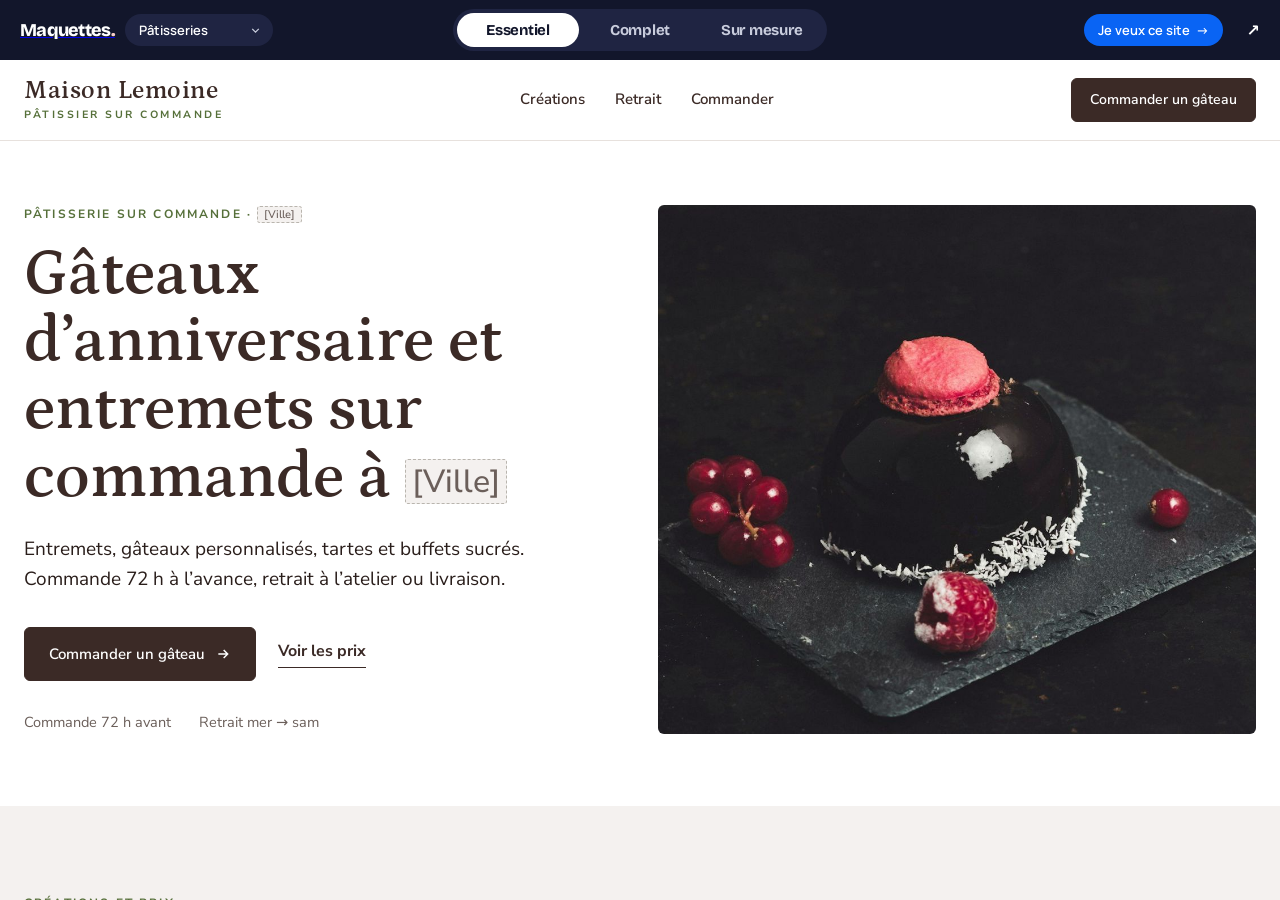
<file: comparer.html>
<!doctype html>
<html lang="fr">
<head>
<meta charset="utf-8">
<meta name="viewport" content="width=device-width, initial-scale=1">
<meta name="robots" content="noindex">
<title>Comparer les formules — pâtisseries et traiteurs</title>
<link rel="preconnect" href="https://fonts.googleapis.com"><link rel="preconnect" href="https://fonts.gstatic.com" crossorigin>
<link rel="stylesheet" href="https://fonts.googleapis.com/css2?family=Bricolage+Grotesque:opsz,wght@12..96,600..800&family=Manrope:wght@500..800&display=swap">
<style>
  :root{--ink:#12162B;--cobalt:#2C44D8;--blush:#F7CFC8;--bar:60px}
  *{box-sizing:border-box;margin:0;padding:0}
  html,body{height:100%;overflow:hidden;background:var(--ink);font-family:'Manrope',system-ui,sans-serif}
  .bar{height:var(--bar);display:grid;grid-template-columns:1fr auto 1fr;align-items:center;gap:16px;padding:0 20px;color:#C9CDDD;font-size:13px}
  .brand{display:flex;align-items:center;gap:10px;white-space:nowrap}
  .brand b{font-family:'Bricolage Grotesque',sans-serif;font-weight:800;font-size:18px;color:#fff;letter-spacing:-.04em}
  .brand b i{font-style:normal;color:var(--blush)}
  .sector select{appearance:none;-webkit-appearance:none;border:0;border-radius:999px;background:#1F2442 url("data:image/svg+xml,%3Csvg xmlns='http://www.w3.org/2000/svg' viewBox='0 0 24 24' fill='none' stroke='%23C9CDDD' stroke-width='2.4'%3E%3Cpath d='M6 9l6 6 6-6'/%3E%3C/svg%3E") no-repeat right 11px center/13px;color:#fff;font:600 13px 'Manrope',system-ui,sans-serif;padding:7px 32px 7px 14px;cursor:pointer}
  .sector select:hover{background-color:#2A3052}
  .sector select:focus-visible{outline:2px solid var(--blush);outline-offset:2px}
  .sector option{color:#12162B;background:#fff}
  .center{display:flex;align-items:center;gap:12px}
  .switch{position:relative;display:grid;grid-template-columns:repeat(3,1fr);background:#1F2442;border-radius:999px;padding:4px}
  .switch .pill{position:absolute;top:4px;bottom:4px;left:4px;width:calc((100% - 8px) / 3);border-radius:999px;background:#fff;transition:transform .22s cubic-bezier(.3,.7,.2,1)}
  .switch[data-on="complet"] .pill{transform:translateX(100%)}
  .switch[data-on="mesure"] .pill{transform:translateX(200%)}
  .switch button{position:relative;z-index:1;border:0;background:none;cursor:pointer;font:inherit;color:#C9CDDD;padding:8px 20px;border-radius:999px;display:flex;justify-content:center;align-items:baseline;gap:8px;white-space:nowrap;transition:color .2s}
  .switch button b{font-family:'Bricolage Grotesque',sans-serif;font-weight:700;font-size:15px;letter-spacing:-.02em}
  .switch button span{font-size:12.5px;font-weight:600;color:#B8BDD0}
  .switch button[aria-pressed="true"]{color:var(--ink)}
  .switch button[aria-pressed="true"] span{color:var(--cobalt)}
  .switch button:focus-visible,.sub button:focus-visible{outline:2px solid var(--blush);outline-offset:2px}
  .sub{display:none;gap:4px}
  body.sm .sub{display:flex}
  .sub button{border:1px solid #3A4060;background:none;color:#C9CDDD;font:600 12.5px 'Manrope',sans-serif;padding:6px 12px;border-radius:999px;cursor:pointer;white-space:nowrap}
  .sub button[aria-pressed="true"]{background:var(--blush);border-color:var(--blush);color:var(--ink)}
  .tools{display:flex;justify-content:flex-end;align-items:center;gap:18px;white-space:nowrap}
  .tools kbd{font:600 11px 'Manrope';border:1px solid #3A4060;border-radius:4px;padding:1px 6px;color:#fff}
  .tools a{color:#fff;text-decoration:none;font-weight:600;display:inline-flex;gap:6px;align-items:center}
  .tools a:hover{text-decoration:underline;text-underline-offset:4px}
  .stage{position:relative;height:calc(100% - var(--bar));background:#fff}
  .stage iframe{position:absolute;inset:0;width:100%;height:100%;border:0;visibility:hidden}
  .stage iframe.on{visibility:visible}
  @media (max-width:1400px){.hint{display:none}}
  @media (max-width:1240px){.switch button span{display:none}}
  @media (max-width:1000px){.brand b{display:none}}
  @media (max-width:820px){
    :root{--bar:96px}
    body.sm{--bar:132px}
    .bar{grid-template-columns:1fr;align-content:center;gap:8px;padding:8px 12px}
    .brand{justify-content:center}
    .center{flex-direction:column;gap:8px}
    .tools{display:none}
    .switch{width:100%;max-width:420px}
    .switch button{padding:8px 6px}
    .switch button b{font-size:13.5px}
  }
  .cc{display:inline-flex;align-items:center;gap:6px;background:#0964F4;color:#fff!important;text-decoration:none!important;font-weight:700;border-radius:999px;padding:7px 14px;white-space:nowrap}
  .cc:hover{background:#0752c9}
  .cc:focus-visible{outline:2px solid var(--blush);outline-offset:2px}
  .cc-m{display:none;font-size:12.5px;padding:6px 12px}
  @media (max-width:1800px){.hint{display:none}}
  @media (max-width:1600px){.switch button span{display:none}#solo{font-size:0}#solo::after{content:"↗";font-size:16px}}
  @media (max-width:1199px){.tools{display:none!important}.cc-m{display:inline-flex}}
  @media (min-width:821px) and (max-width:980px){.sub button{padding:6px 9px;font-size:12px}.switch button{padding:8px 12px}.bar{gap:10px;padding:0 14px}}
</style>
</head>
<body>
<div class="bar">
  <div class="brand"><a href="./" title="Tous les modèles"><b>Maquettes<i>.</i></b></a><label class="sector"><select aria-label="Secteur" autocomplete="off" onchange="location.href=this.value"><option value="https://jeancdf.github.io/maquettes-coiffure/">Salons</option><option value="https://jeancdf.github.io/maquettes-restaurant/">Restaurants</option><option value="https://jeancdf.github.io/maquettes-mariage/">Mariage</option><option value="https://jeancdf.github.io/maquettes-maisons-hotes/">Maisons d’hôtes</option><option value="https://jeancdf.github.io/maquettes-garage/">Garages</option><option value="https://jeancdf.github.io/maquettes-patisserie/" selected>Pâtisseries</option></select></label><a class="cc cc-m" data-cc href="https://client-contact.fr/?utm_source=maquettes&amp;utm_medium=comparateur-mobile&amp;utm_campaign=patisserie" target="_blank" rel="noopener">Je veux ce site</a></div>
  <div class="center">
    <div class="switch" role="group" aria-label="Choisir la formule" data-on="essentiel">
      <span class="pill" aria-hidden="true"></span>
      <button data-tier="essentiel" aria-pressed="true"><b>Essentiel</b><span>790 € HT</span></button>
      <button data-tier="complet" aria-pressed="false"><b>Complet</b><span>1 190 € HT</span></button>
      <button data-tier="mesure" aria-pressed="false"><b>Sur mesure</b><span>1 990 – 2 990 € HT</span></button>
    </div>
    <div class="sub" role="group" aria-label="Choisir l’exemple sur mesure">
      <button data-id="celeste" aria-pressed="false">Wedding cakes</button>
      <button data-id="saison" aria-pressed="false">Traiteur</button>
      <button data-id="nour" aria-pressed="false">Oriental</button>
    </div>
  </div>
  <div class="tools">
    <span class="hint">Touches <kbd>1</kbd> à <kbd>5</kbd> ou <kbd>←</kbd> <kbd>→</kbd></span>
    <a class="cc" data-cc href="https://client-contact.fr/?utm_source=maquettes&amp;utm_medium=comparateur&amp;utm_campaign=patisserie" target="_blank" rel="noopener">Je veux ce site <span aria-hidden="true">→</span></a>
    <a id="solo" href="essentiel.html" target="_blank" rel="noopener" title="Ouvrir la maquette seule" aria-label="Ouvrir la maquette seule">Ouvrir seule ↗</a>
  </div>
</div>
<div class="stage">
  <iframe id="f-essentiel" class="on" src="essentiel.html" title="Formule Essentiel"></iframe>
  <iframe id="f-complet" src="complet/index.html" title="Formule Complet" loading="eager"></iframe>
  <iframe id="f-celeste" src="celeste.html" title="Sur mesure — Atelier Céleste" loading="eager"></iframe>
  <iframe id="f-saison" src="saison.html" title="Sur mesure — Saison traiteur" loading="eager"></iframe>
  <iframe id="f-nour" src="nour.html" title="Sur mesure — Les Douceurs de Nour" loading="eager"></iframe>
</div>
<script>
  const ids = ['essentiel', 'complet', 'celeste', 'saison', 'nour'];
  const custom = ['celeste', 'saison', 'nour'];
  const sw = document.querySelector('.switch');
  const solo = document.getElementById('solo');
  let lastCustom = 'celeste';

  function show(id) {
    if (!ids.includes(id)) id = ids[0];
    const tier = custom.includes(id) ? 'mesure' : id;
    if (tier === 'mesure') lastCustom = id;
    ids.forEach(k => document.getElementById('f-' + k).classList.toggle('on', k === id));
    sw.querySelectorAll('[data-tier]').forEach(b => b.setAttribute('aria-pressed', b.dataset.tier === tier));
    document.querySelectorAll('.sub [data-id]').forEach(b => b.setAttribute('aria-pressed', b.dataset.id === id));
    document.body.classList.toggle('sm', tier === 'mesure');
    sw.dataset.on = tier;
    solo.href = id === 'complet' ? 'complet/index.html' : id + '.html';
    history.replaceState(null, '', '#' + id);
  }

  function onKey(e) {
    if (e.metaKey || e.ctrlKey || e.altKey) return;
    const el = e.target;
    if (el && (el.isContentEditable || /^(INPUT|TEXTAREA|SELECT)$/.test(el.tagName))) return; // on tape dans un formulaire
    const cur = document.querySelector('.stage iframe.on').id.slice(2);
    const i = ids.indexOf(cur);
    if (e.key >= '1' && e.key <= String(ids.length)) show(ids[e.key - 1]);
    else if (e.key === 'ArrowRight') show(ids[(i + 1) % ids.length]);
    else if (e.key === 'ArrowLeft') show(ids[(i + ids.length - 1) % ids.length]);
    else return;
    e.preventDefault();
  }

  sw.addEventListener('click', e => {
    const b = e.target.closest('button');
    if (b) show(b.dataset.tier === 'mesure' ? lastCustom : b.dataset.tier);
  });
  document.querySelector('.sub').addEventListener('click', e => {
    const b = e.target.closest('button');
    if (b) show(b.dataset.id);
  });
  document.addEventListener('keydown', onKey);
  // les raccourcis marchent aussi quand le focus est dans une maquette
  ids.forEach(k => {
    const f = document.getElementById('f-' + k);
    f.addEventListener('load', () => {
      try { f.contentWindow.addEventListener('keydown', onKey); } catch (_) {}
    });
  });

  show(location.hash.slice(1));

</script>
<script>
  // le bouton « Je veux ce site » transmet le modèle affiché
  document.querySelectorAll('a[data-cc]').forEach(a => a.addEventListener('click', () => {
    const u = new URL(a.href); u.searchParams.set('utm_content', location.hash.slice(1) || 'essentiel'); a.href = u;
  }));
</script>
</body>
</html>
</file>
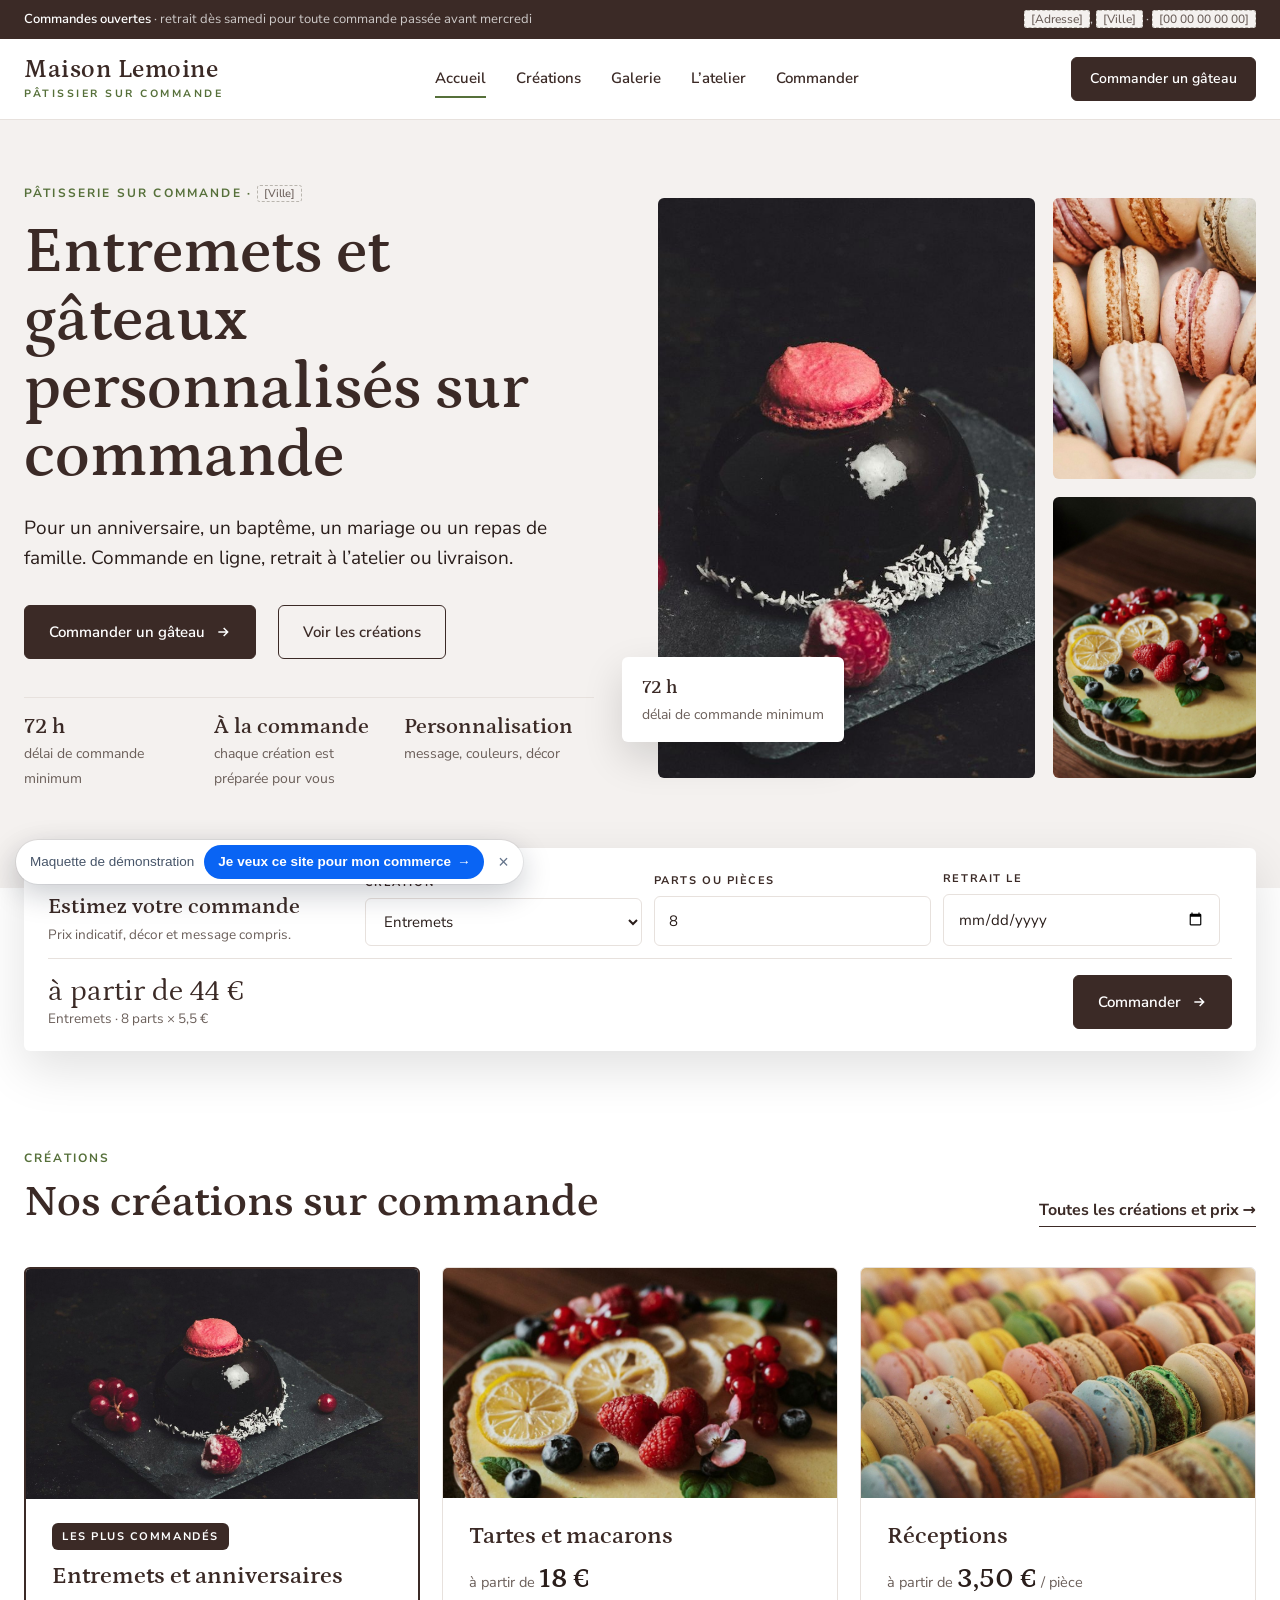
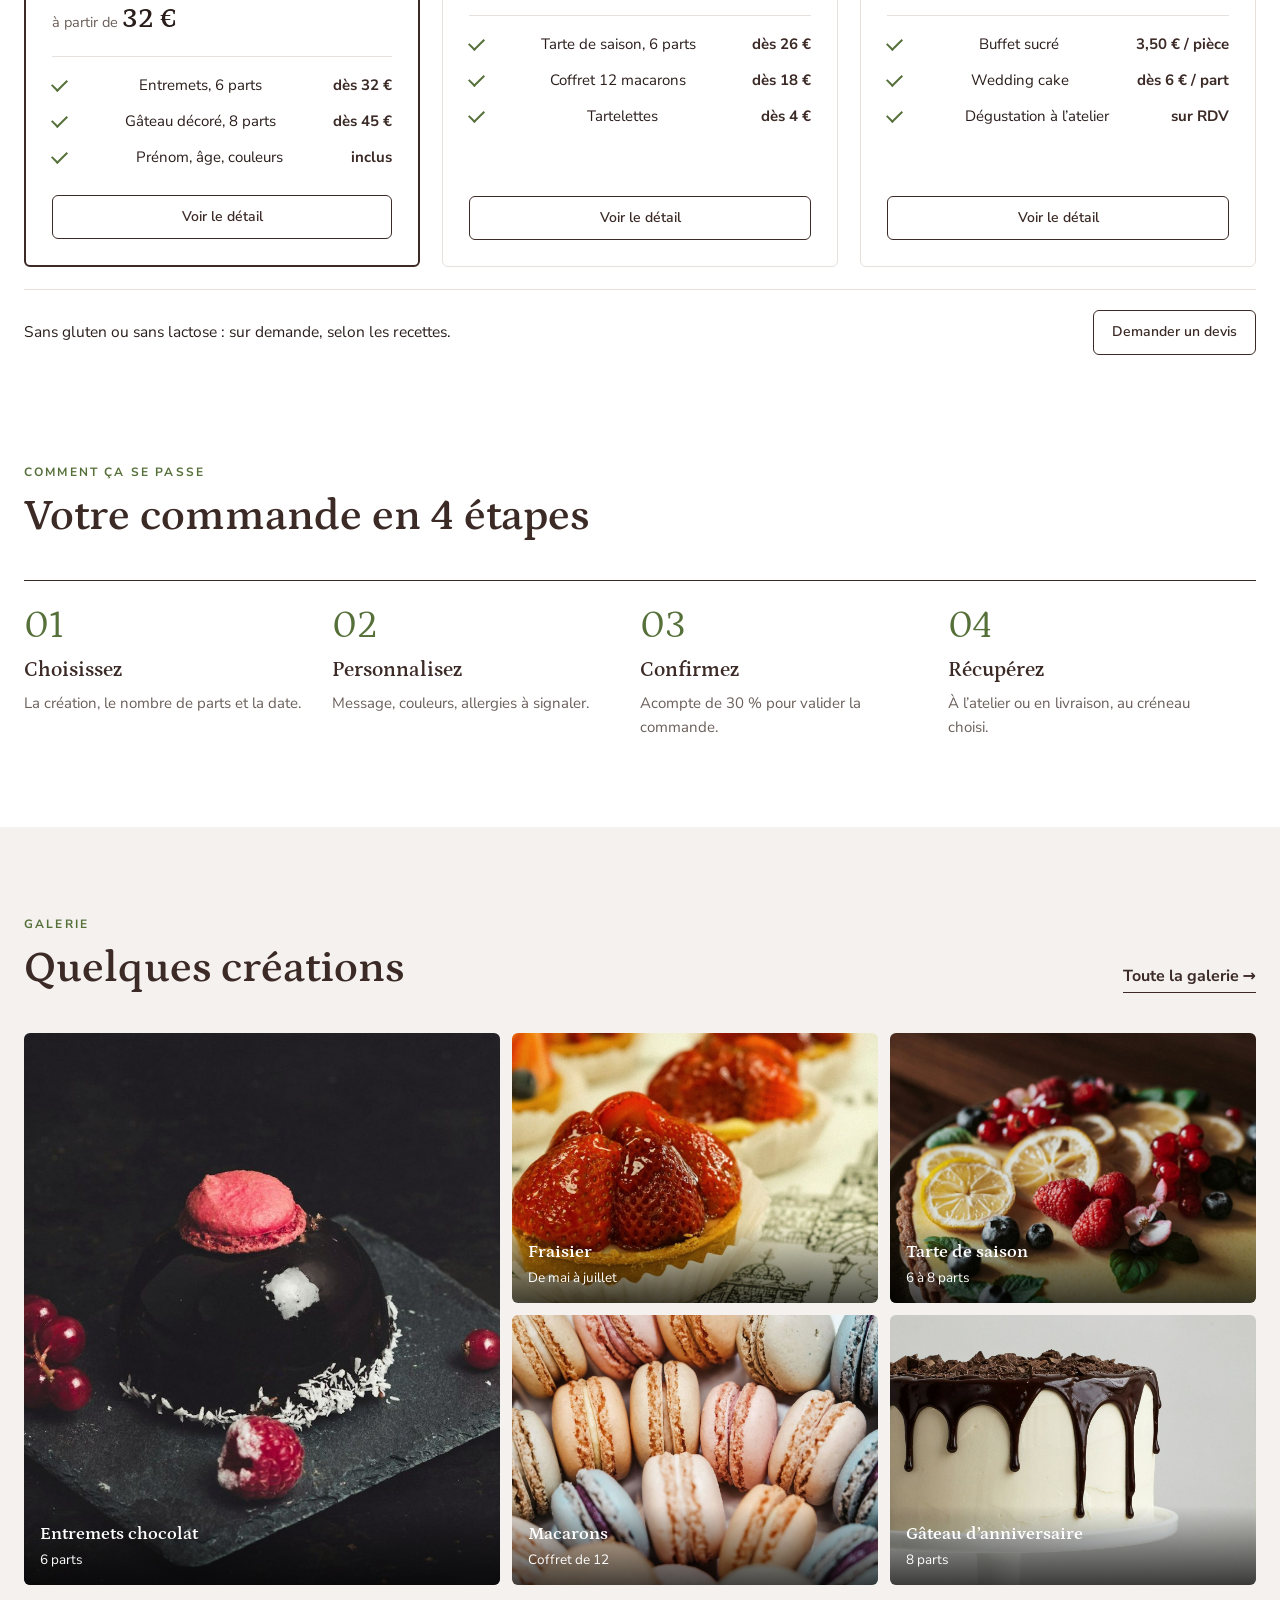
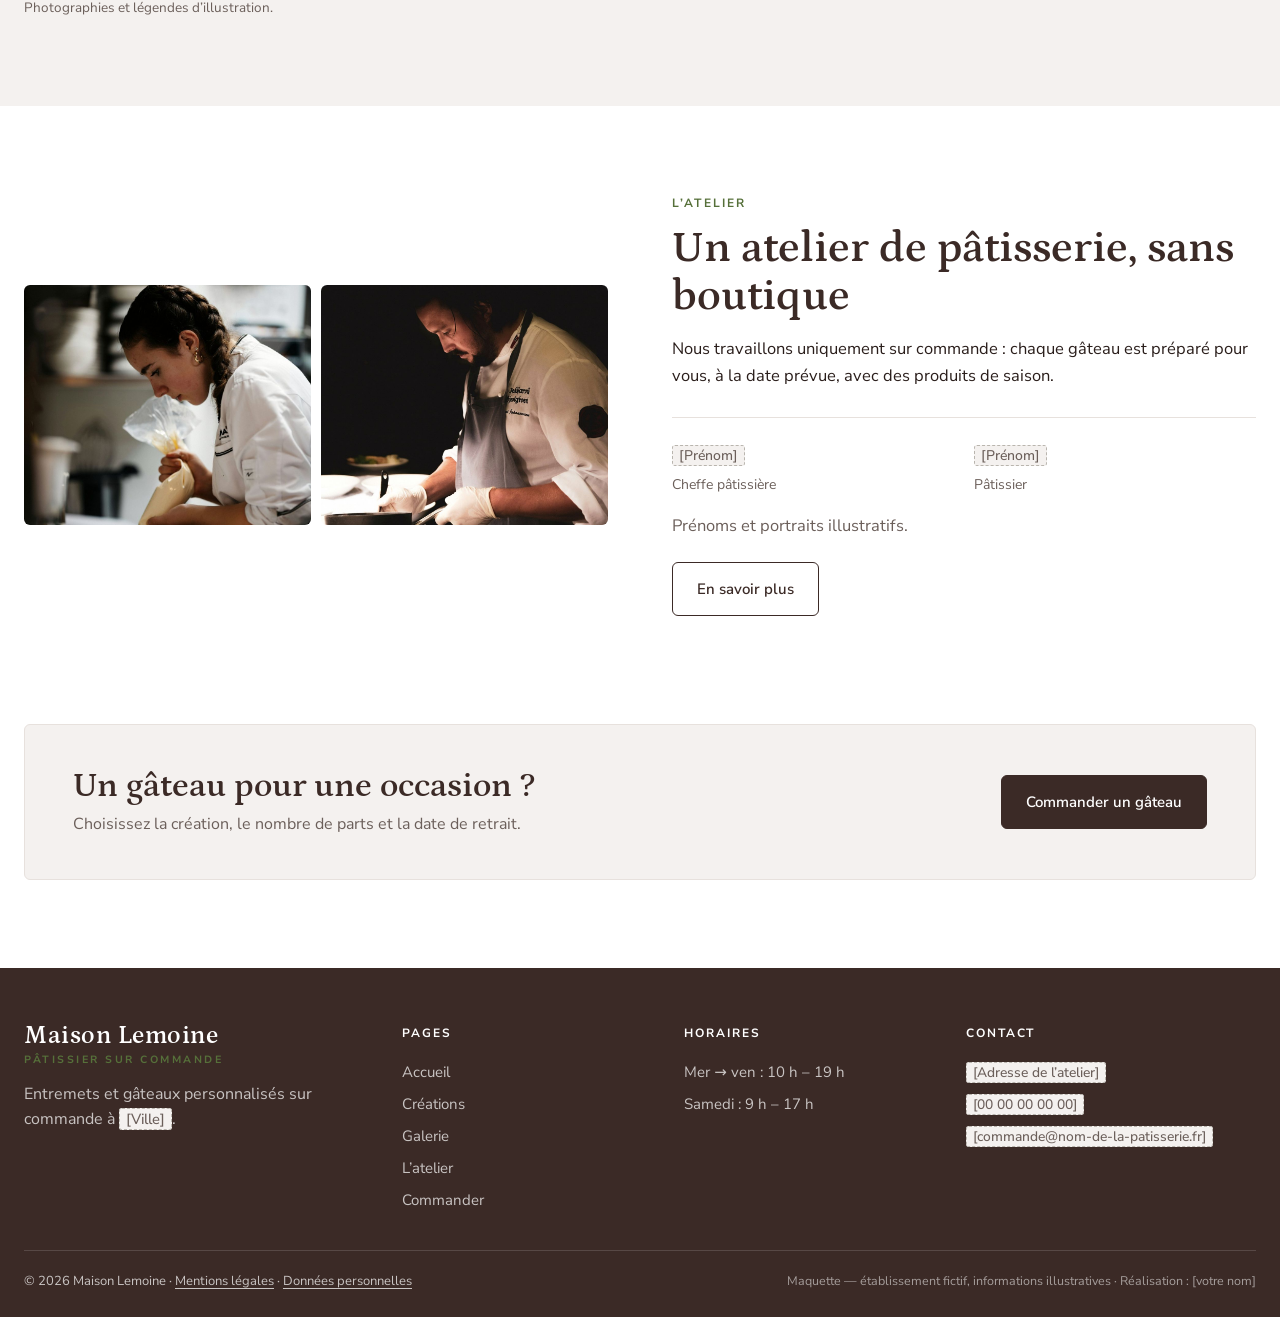
<file: complet.html>
<!doctype html>
<html lang="fr"><head><meta charset="utf-8"><meta name="robots" content="noindex"><title>Page déplacée</title>
<link rel="canonical" href="complet/index.html"><meta http-equiv="refresh" content="0; url=complet/index.html">
<script>location.replace("complet/index.html" + location.hash);</script></head>
<body style="font-family:system-ui,sans-serif;padding:40px"><p>Cette maquette a déménagé : <a href="complet/index.html">complet/index.html</a></p></body></html>
</file>
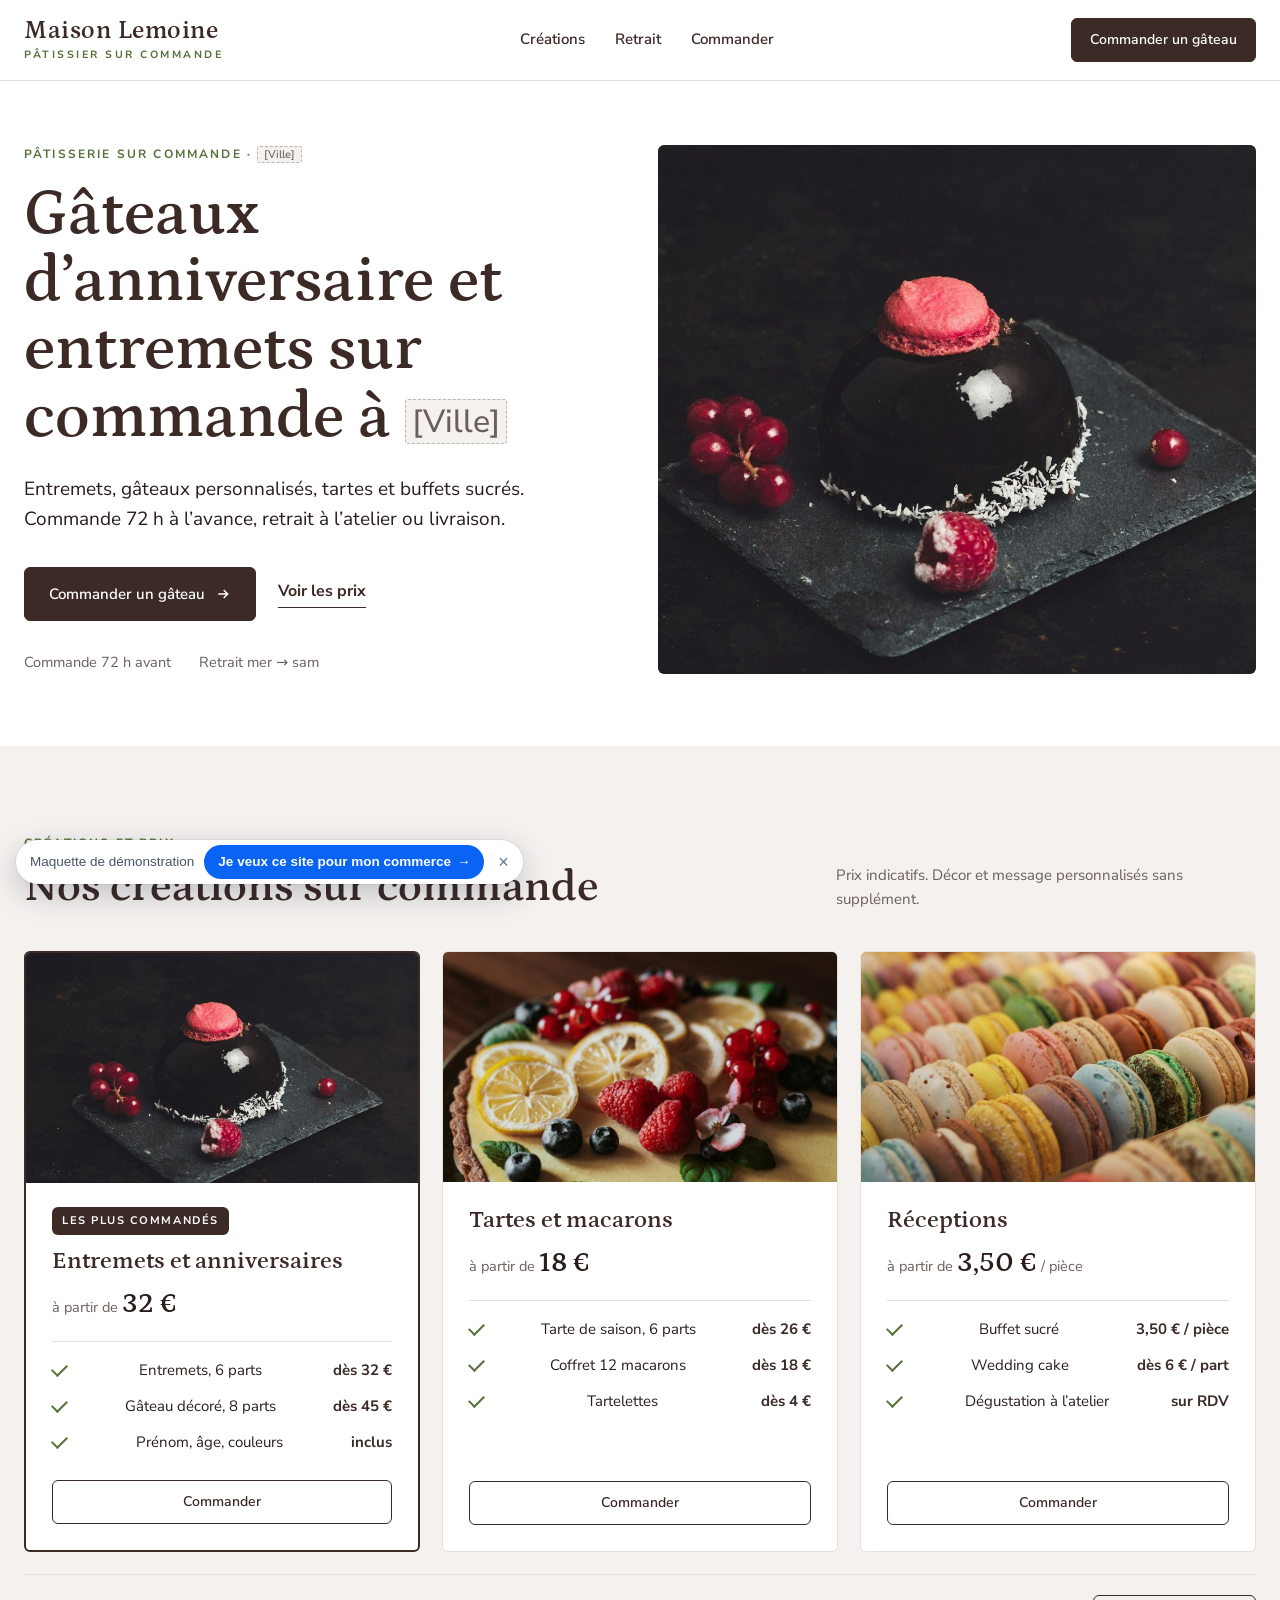
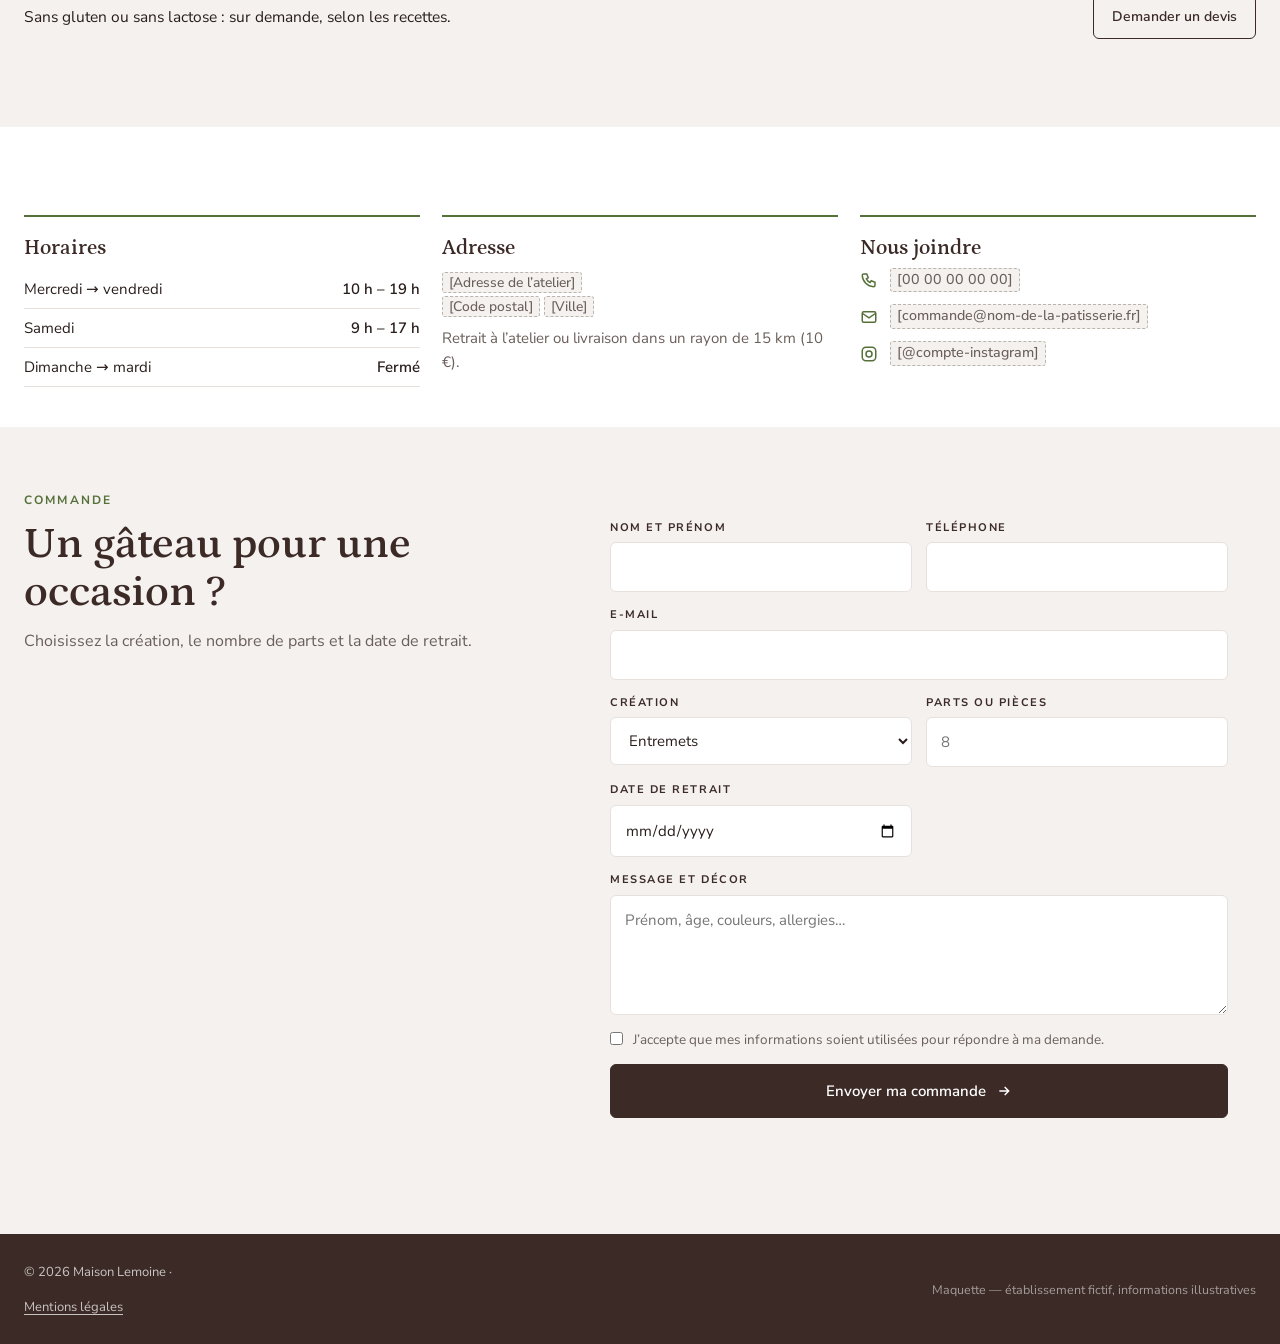
<file: essentiel.html>
<!doctype html>
<html lang="fr">
<head>
<meta charset="utf-8">
<meta name="viewport" content="width=device-width, initial-scale=1">
<meta name="robots" content="noindex">
<title>Maison Lemoine — Pâtissier sur commande (maquette Essentiel)</title>
<link rel="preconnect" href="https://fonts.googleapis.com"><link rel="preconnect" href="https://fonts.gstatic.com" crossorigin>
<link rel="stylesheet" href="https://fonts.googleapis.com/css2?family=Petrona:wght@500..800&family=Nunito+Sans:wght@400..700&display=swap">
<link rel="stylesheet" href="kit/std.css">
<style>:root{--pri:#3B2A26;--pri-2:#55403A;--acc:#56703A;--soft:#F4F1EF;--ink:#2A1E1B;--muted:#6B5F5A;--line:#E7E1DD;--radius:6px;--fd:'Petrona';--fb:'Nunito Sans';--fdw:600}</style>
</head>
<body>
<header class="hd wrap">
  <a class="logo" href="#top"><b>Maison Lemoine</b><small>Pâtissier sur commande</small></a>
  <nav aria-label="Navigation"><a href="#offres">Créations</a><a href="#infos">Retrait</a><a href="#demande">Commander</a></nav>
  <div class="side"><a class="btn sm" href="#demande">Commander un gâteau</a><button class="burger" type="button" aria-label="Menu" aria-expanded="false"><i></i></button></div>
</header>
<nav class="mnav" aria-label="Menu mobile"><a href="#offres">Créations</a><a href="#infos">Retrait</a><a href="#demande">Commander</a><a class="btn" href="#demande">Commander un gâteau</a></nav>
<main id="top">
<section class="hero wrap">
  <div>
    <div class="eyebrow">Pâtisserie sur commande · <span class="ph">[Ville]</span></div>
    <h1>Gâteaux d’anniversaire et entremets sur commande à <span class="ph">[Ville]</span></h1>
    <p class="lede">Entremets, gâteaux personnalisés, tartes et buffets sucrés. Commande 72 h à l’avance, retrait à l’atelier ou livraison.</p>
    <div class="ctas"><a class="btn" href="#demande">Commander un gâteau <svg viewBox="0 0 24 24" fill="none" stroke="currentColor" stroke-width="2.2"><path d="M5 12h14M13 6l6 6-6 6"/></svg></a><a class="link" href="#offres">Voir les prix</a></div>
    <div class="meta"><span>Commande 72 h avant</span><span>Retrait mer → sam</span></div>
  </div>
  <div class="img" style="background-image:url(img/l-entremet.jpg)" role="img" aria-label="Pâtissier sur commande"></div>
</section>
<section class="s soft wrap" id="offres">
  <div class="sh"><div><div class="eyebrow">Créations et prix</div><h2 class="t">Nos créations sur commande</h2></div><p>Prix indicatifs. Décor et message personnalisés sans supplément.</p></div>
  <div class="offers"><article class="offer hl"><div class="pic" style="background-image:url(img/l-entremet.jpg)"></div>
      <div class="body"><span class="tag">Les plus commandés</span><h3>Entremets et anniversaires</h3><div class="pr">à partir de <b>32 €</b></div><div class="list"><div class="check menu-l"><span>Entremets, 6 parts</span><em>dès 32 €</em></div><div class="check menu-l"><span>Gâteau décoré, 8 parts</span><em>dès 45 €</em></div><div class="check menu-l"><span>Prénom, âge, couleurs</span><em>inclus</em></div></div>
      <a class="btn line sm go" href="?creation=entremets#demande">Commander</a></div></article><article class="offer"><div class="pic" style="background-image:url(img/l-tarte.jpg)"></div>
      <div class="body"><h3>Tartes et macarons</h3><div class="pr">à partir de <b>18 €</b></div><div class="list"><div class="check menu-l"><span>Tarte de saison, 6 parts</span><em>dès 26 €</em></div><div class="check menu-l"><span>Coffret 12 macarons</span><em>dès 18 €</em></div><div class="check menu-l"><span>Tartelettes</span><em>dès 4 €</em></div></div>
      <a class="btn line sm go" href="?creation=tarte#demande">Commander</a></div></article><article class="offer"><div class="pic" style="background-image:url(img/l-macarons2.jpg)"></div>
      <div class="body"><h3>Réceptions</h3><div class="pr">à partir de <b>3,50 €</b> / pièce</div><div class="list"><div class="check menu-l"><span>Buffet sucré</span><em>3,50 € / pièce</em></div><div class="check menu-l"><span>Wedding cake</span><em>dès 6 € / part</em></div><div class="check menu-l"><span>Dégustation à l’atelier</span><em>sur RDV</em></div></div>
      <a class="btn line sm go" href="?creation=buffet#demande">Commander</a></div></article></div>
  <div class="note"><span>Sans gluten ou sans lactose : sur demande, selon les recettes.</span><a class="btn line sm" href="#demande">Demander un devis</a></div>
</section>
<section class="s wrap" id="infos" style="padding-bottom:40px">
  <div class="engs">
    <div class="eng"><h3>Horaires</h3><div style="margin-top:8px"><table class="hours"><tbody><tr><td>Mercredi → vendredi</td><td>10 h – 19 h</td></tr><tr><td>Samedi</td><td>9 h – 17 h</td></tr><tr><td>Dimanche → mardi</td><td>Fermé</td></tr></tbody></table></div></div>
    <div class="eng"><h3>Adresse</h3><p><span class="ph">[Adresse de l’atelier]</span><br><span class="ph">[Code postal]</span> <span class="ph">[Ville]</span></p><p class="muted" style="margin-top:8px">Retrait à l’atelier ou livraison dans un rayon de 15 km (10 €).</p></div>
    <div class="eng"><h3>Nous joindre</h3><a class="cline" href="tel:+33000000000"><svg viewBox="0 0 24 24" fill="none" stroke="currentColor" stroke-width="2"><path d="M5 4h4l2 5-2.5 1.5a11 11 0 0 0 5 5L15 13l5 2v4a2 2 0 0 1-2 2A16 16 0 0 1 3 6a2 2 0 0 1 2-2"/></svg><span class="ph">[00 00 00 00 00]</span></a><a class="cline" href="mailto:commande@nom-de-la-patisserie.fr"><svg viewBox="0 0 24 24" fill="none" stroke="currentColor" stroke-width="2"><rect x="3" y="5" width="18" height="14" rx="2"/><path d="m3 7 9 6 9-6"/></svg><span class="ph">[commande@nom-de-la-patisserie.fr]</span></a><a class="cline" href="#" data-demo="Lien vers le compte Instagram à renseigner"><svg viewBox="0 0 24 24" fill="none" stroke="currentColor" stroke-width="2"><rect x="3" y="3" width="18" height="18" rx="5"/><circle cx="12" cy="12" r="4"/></svg><span class="ph">[@compte-instagram]</span></a></div>
  </div>
</section>
<section class="s soft wrap" id="demande" style="padding-top:64px"><div class="contact">
  <div><div class="eyebrow">Commande</div><h2 class="t">Un gâteau pour une occasion ?</h2><p class="muted" style="margin-top:12px">Choisissez la création, le nombre de parts et la date de retrait.</p></div>
  <div><form class="demo" novalidate>
        <div class="f"><label for="nom">Nom et prénom</label><input id="nom" name="nom" type="text" required></div><div class="f"><label for="tel">Téléphone</label><input id="tel" name="tel" type="tel" required></div><div class="f full"><label for="email">E-mail</label><input id="email" name="email" type="email" required></div><div class="f"><label for="creation">Création</label><select id="creation" name="creation"><option value="entremets">Entremets</option><option value="anniversaire">Gâteau d’anniversaire décoré</option><option value="tarte">Tarte aux fruits</option><option value="macarons">Macarons (à la pièce)</option><option value="buffet">Buffet sucré (à la pièce)</option><option value="wedding">Wedding cake (à la part)</option></select></div><div class="f"><label for="parts">Parts ou pièces</label><input id="parts" name="parts" type="number" placeholder="8" min="1" inputmode="numeric"></div><div class="f"><label for="date">Date de retrait</label><input id="date" name="date" type="date" required></div><div class="f full"><label for="message">Message et décor</label><textarea id="message" name="message" placeholder="Prénom, âge, couleurs, allergies…"></textarea></div>
        <label class="consent full"><input type="checkbox" name="rgpd" required> J’accepte que mes informations soient utilisées pour répondre à ma demande.</label>
        <button class="btn full" type="submit">Envoyer ma commande <svg viewBox="0 0 24 24" fill="none" stroke="currentColor" stroke-width="2.2"><path d="M5 12h14M13 6l6 6-6 6"/></svg></button>
      </form>
      <div class="sent" role="status"><h3>Commande envoyée</h3><p>Nous vous confirmons la commande et l’acompte sous 24 h. Récapitulatif :</p><dl></dl>
        <p class="small">Maquette de démonstration : aucune donnée n’est envoyée.</p><button class="btn line sm" type="button" data-reset>Faire une autre demande</button></div></div>
</div></section>
</main>
<footer class="ft mini wrap"><div class="bot"><span>© <span data-year></span> Maison Lemoine · <details class="mention"><summary>Mentions légales</summary><p>Maison Lemoine, <span class="ph">[forme juridique]</span>, SIRET <span class="ph">[000 000 000 00000]</span>. Hébergeur : <span class="ph">[nom et adresse]</span>. Les informations du formulaire servent uniquement à répondre à votre demande. Photos : Unsplash.</p></details></span><span class="demo-note">Maquette — établissement fictif, informations illustratives</span></div></footer>
<script src="kit/std.js"></script>
<script src="kit/cta.js" data-secteur="patisserie" data-modele="essentiel" defer></script>
</body>
</html>
</file>
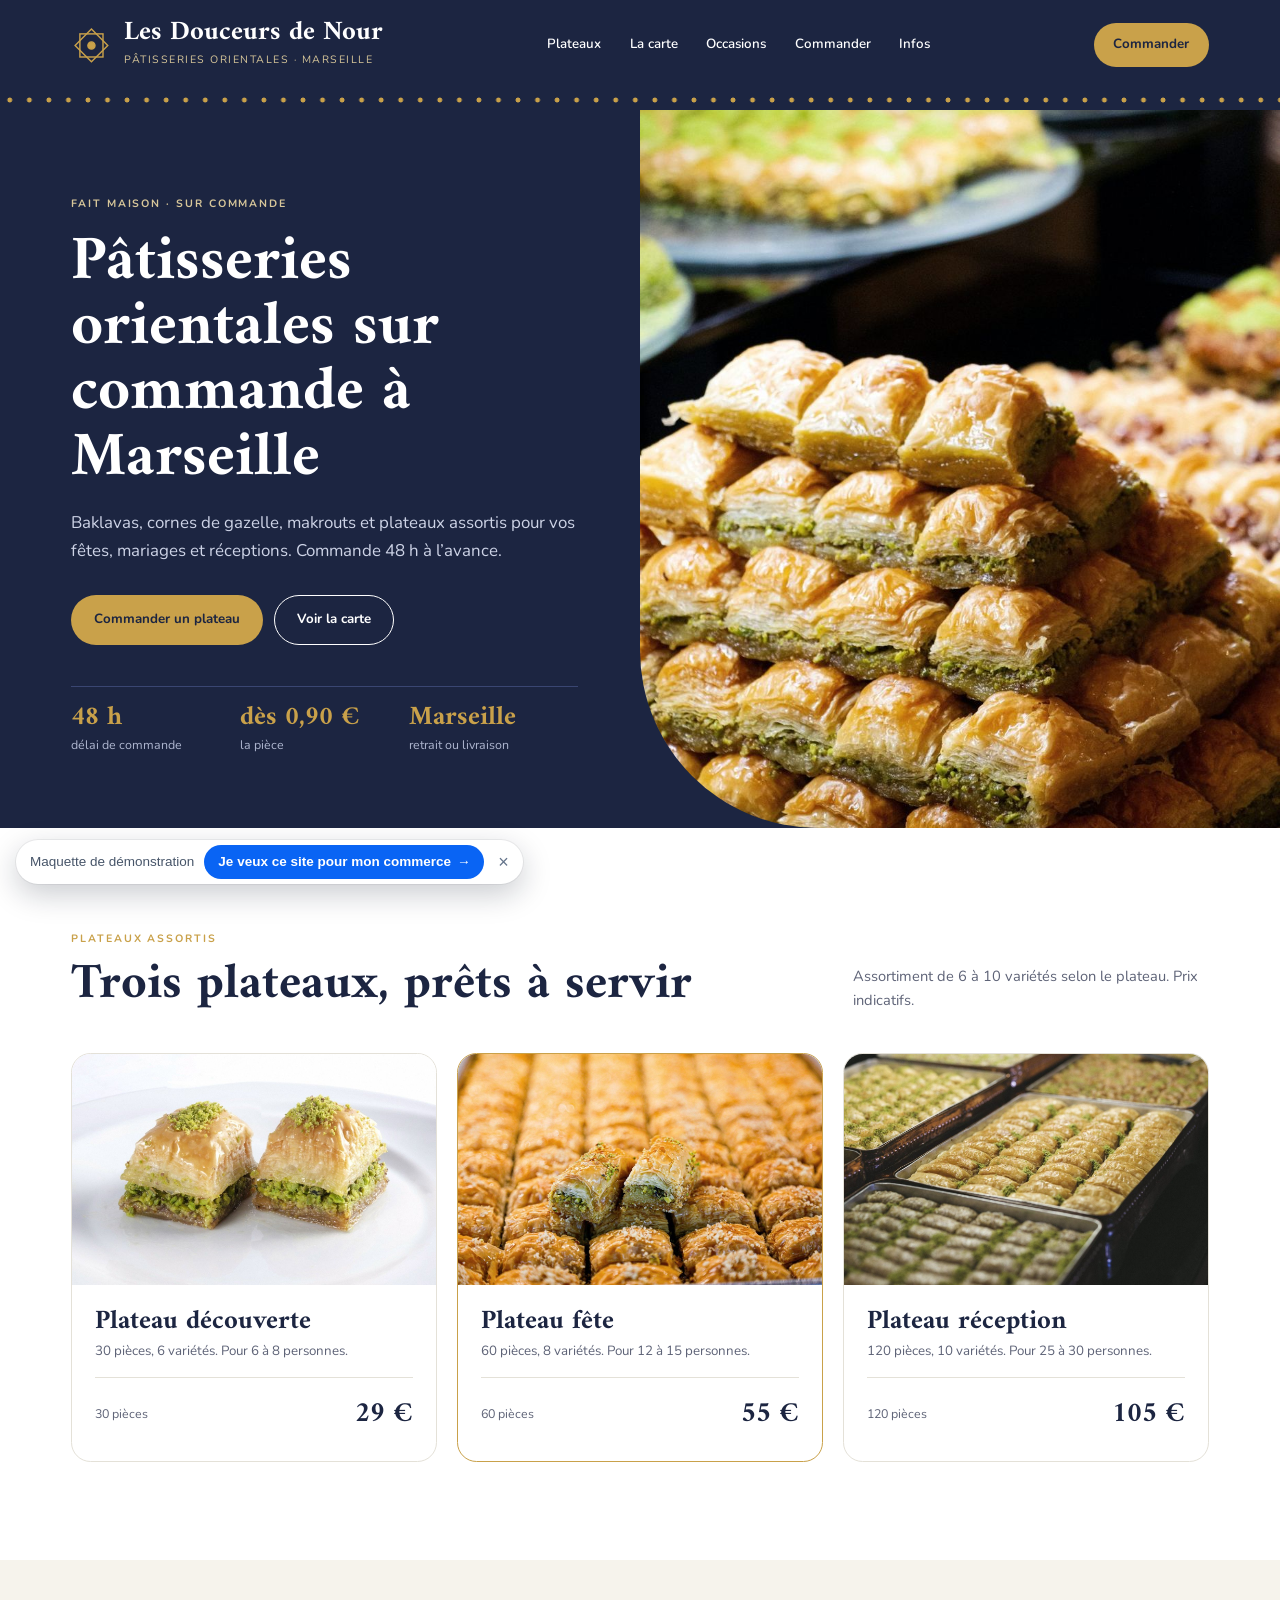
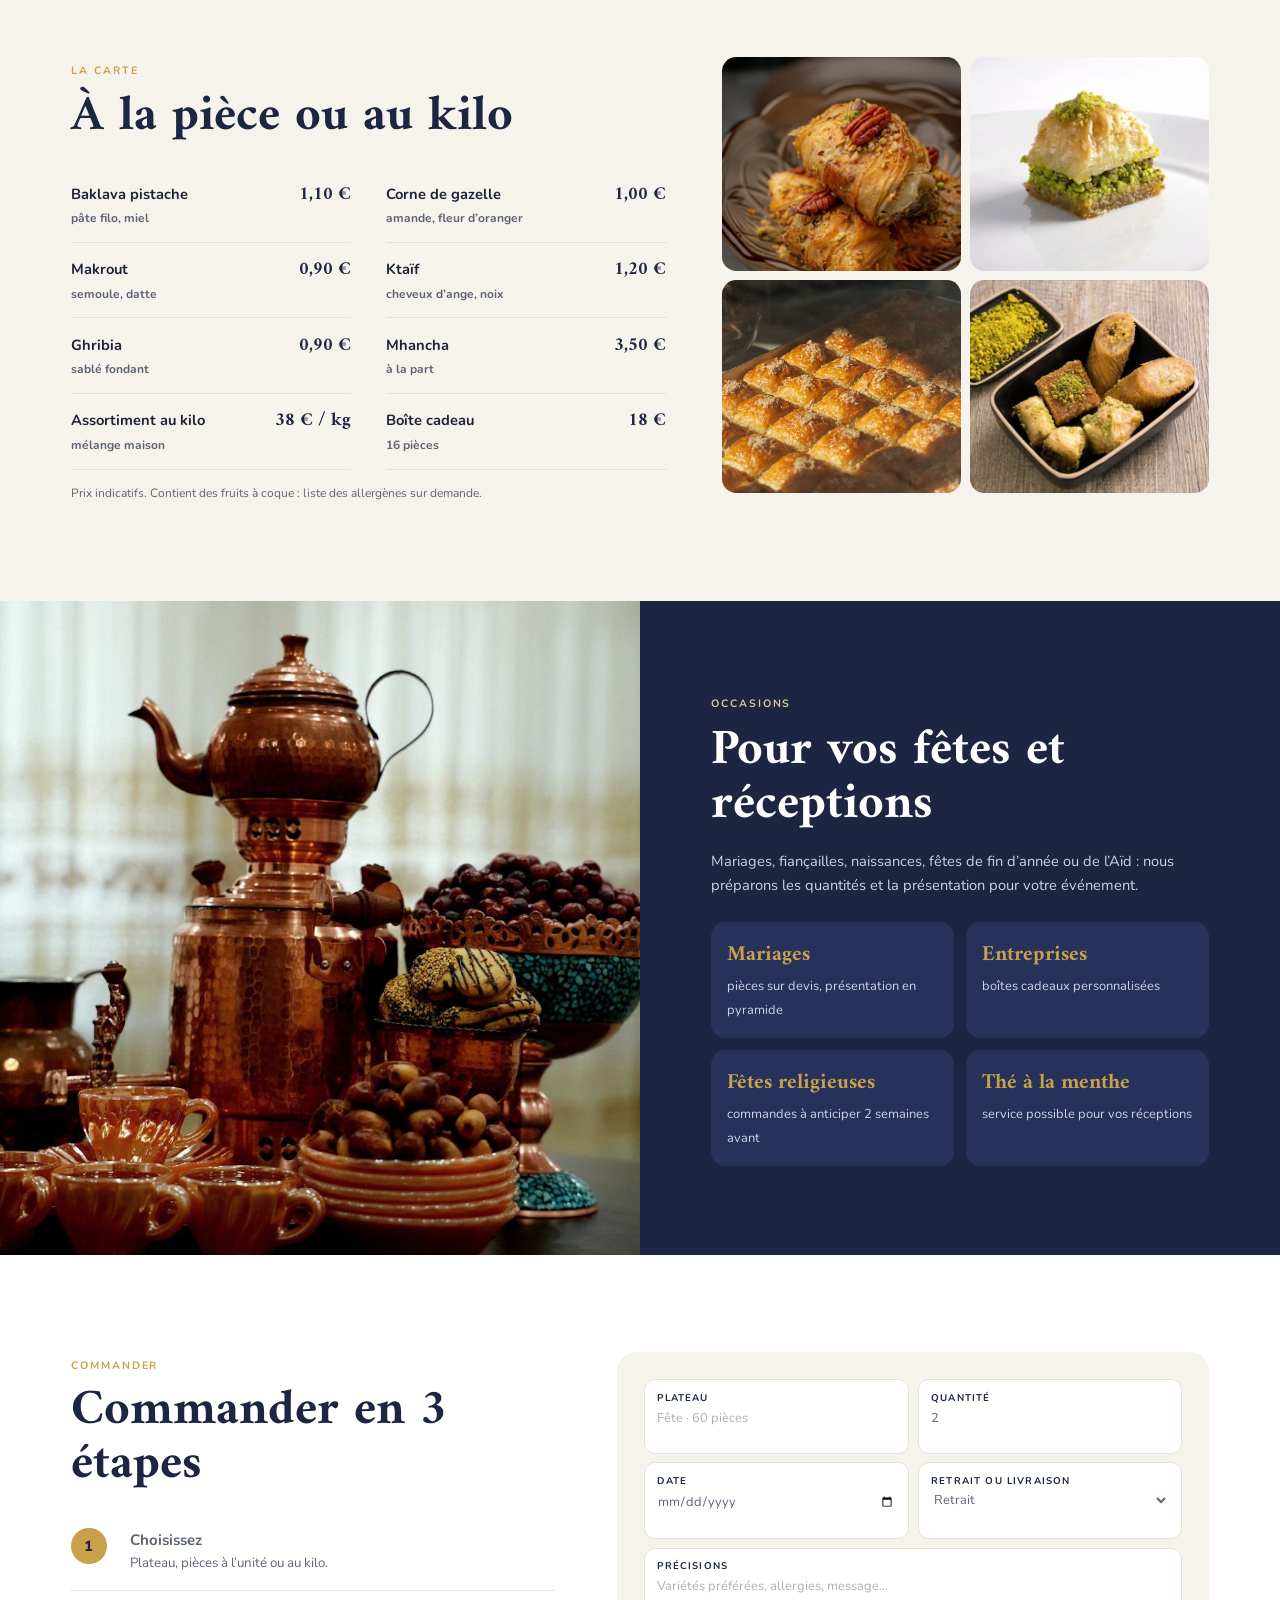
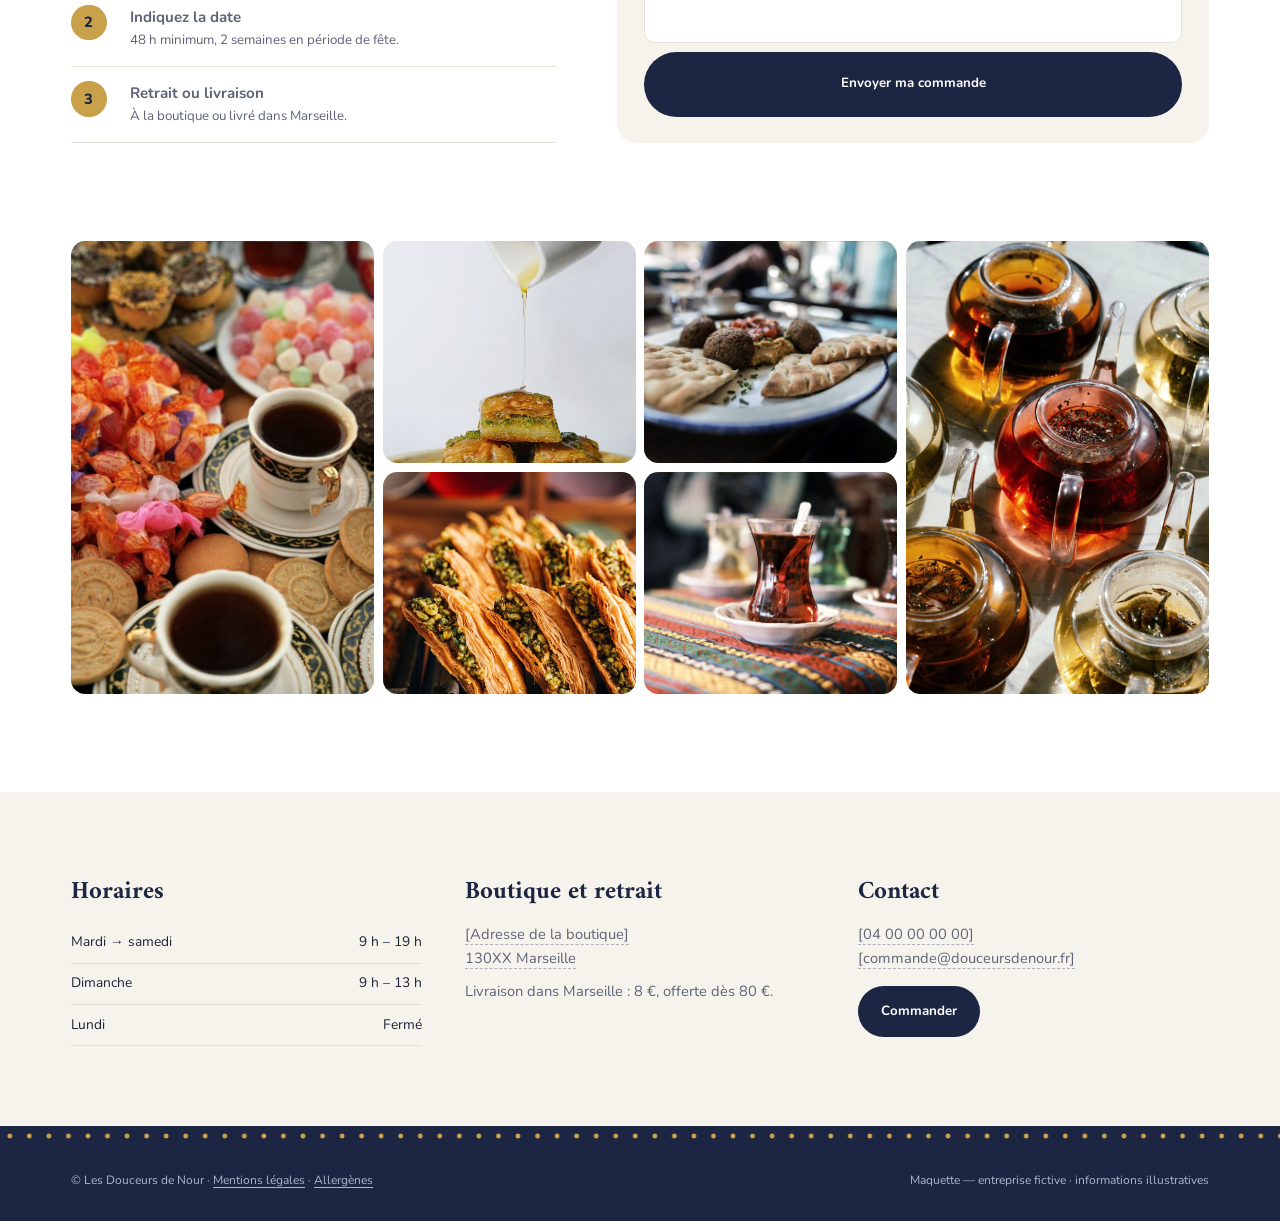
<file: nour.html>
<!doctype html>
<html lang="fr">
<head>
<meta charset="utf-8">
<meta name="viewport" content="width=device-width, initial-scale=1">
<meta name="robots" content="noindex">
<title>Les Douceurs de Nour — pâtisseries orientales, Marseille (maquette)</title>
<link rel="preconnect" href="https://fonts.googleapis.com"><link rel="preconnect" href="https://fonts.gstatic.com" crossorigin>
<link rel="stylesheet" href="https://fonts.googleapis.com/css2?family=Amiri:wght@400;700&family=Nunito:wght@400..700&display=swap">
<style>
/* ===== version ordinateur (maquette 1440 px, mise à l'échelle) ===== */
:root{--night:#1C2541;--night2:#26325A;--gold:#C9A14A;--pista:#7E9B57;--ivory:#F6F3EC;--paper:#FFFFFF;--ink:#1E2236;--mut:#5E6377;--line:#E4E1D8}
*{box-sizing:border-box;margin:0;padding:0}
.dk{width:1440px;position:relative;background:var(--paper);color:var(--ink);font-family:'Nunito',sans-serif;font-size:16.5px;line-height:1.65;-webkit-font-smoothing:antialiased}
.dk .cap{font-size:12px;letter-spacing:.18em;text-transform:uppercase;font-weight:700;color:var(--gold)}
.dk h2{font-family:'Amiri',serif;font-weight:700;font-size:56px;line-height:1.08;color:var(--night)}
.dk .btn{display:inline-flex;align-items:center;justify-content:center;gap:10px;font-weight:700;font-size:15px;padding:16px 26px;border-radius:999px;white-space:nowrap}
.dk .btn.n{background:var(--night);color:#fff}
.dk .btn.g{background:var(--gold);color:var(--night)}
.dk .btn.l{border:1.5px solid currentColor;padding:14.5px 24.5px}
.dk .ph{border-bottom:1px dashed #AFAFB8;color:var(--mut);white-space:nowrap}
.dk .sh{display:flex;justify-content:space-between;align-items:flex-end;gap:40px;margin-bottom:46px}
.dk .sh h2{margin-top:10px}
.dk .sh p{max-width:400px;color:var(--mut)}
.dk .pattern{height:22px;background:radial-gradient(circle at 11px 11px,var(--gold) 2.5px,transparent 3px) 0 0/22px 22px,var(--night)}
.dk header{display:flex;align-items:center;justify-content:space-between;padding:22px 80px;background:var(--night);color:#fff}
.dk .logo{display:flex;align-items:center;gap:14px}
.dk .logo .star{width:46px;height:46px}
.dk .logo b{font-family:'Amiri';font-weight:700;font-size:30px;display:block;line-height:1}
.dk .logo small{font-size:12px;letter-spacing:.14em;text-transform:uppercase;color:#D8C79A}
.dk nav{display:flex;gap:32px;font-size:15px;font-weight:600}
.dk .hero{display:grid;grid-template-columns:1fr 1fr;background:var(--night);color:#fff}
.dk .hero .txt{padding:90px 70px 80px 80px}
.dk .hero .cap{color:#D8C79A}
.dk .hero h1{font-family:'Amiri';font-weight:700;font-size:70px;line-height:1.05;margin:18px 0 20px}
.dk .hero p{font-size:19px;color:#CDD3E6}
.dk .hero .ctas{display:flex;gap:12px;margin-top:34px}
.dk .hero .facts{display:grid;grid-template-columns:repeat(3,1fr);margin-top:46px;border-top:1px solid #3A4672}
.dk .hero .facts div{padding:18px 12px 0 0}
.dk .hero .facts b{display:block;font-family:'Amiri';font-weight:700;font-size:30px;color:var(--gold);line-height:1.1}
.dk .hero .facts span{font-size:14px;color:#AEB6CF}
.dk .hero .pic{background:url(img/n-plateau.jpg) center/cover;min-height:700px;border-radius:0 0 0 200px}
.dk .plateaux{padding:110px 80px}
.dk .pg{display:grid;grid-template-columns:repeat(3,1fr);gap:22px}
.dk .pc{border:1px solid var(--line);border-radius:22px;overflow:hidden}
.dk .pc.hl{border:2px solid var(--gold)}
.dk .pc .pic{height:260px;background-size:cover;background-position:center}
.dk .pc .body{padding:24px 26px 26px}
.dk .pc h3{font-family:'Amiri';font-weight:700;font-size:30px;color:var(--night);line-height:1.1}
.dk .pc p{font-size:15px;color:var(--mut);margin-top:6px}
.dk .pc .pr{display:flex;justify-content:space-between;align-items:center;margin-top:16px;padding-top:14px;border-top:1px solid var(--line)}
.dk .pc .pr b{font-family:'Amiri';font-weight:700;font-size:32px;color:var(--night)}
.dk .pc .pr span{font-size:14px;color:var(--mut)}
.dk .carte{background:var(--ivory);padding:110px 80px;display:grid;grid-template-columns:1.1fr .9fr;gap:64px;align-items:start}
.dk .cg{display:grid;grid-template-columns:1fr 1fr;gap:0 40px}
.dk .cg div{display:flex;justify-content:space-between;align-items:baseline;gap:14px;padding:14px 0;border-bottom:1px solid var(--line)}
.dk .cg b{font-weight:700;font-size:16.5px;display:block}
.dk .cg small{font-size:13.5px;color:var(--mut)}
.dk .cg span{font-family:'Amiri';font-weight:700;font-size:21px;white-space:nowrap;color:var(--night)}
.dk .carte .pics{display:grid;grid-template-columns:1fr 1fr;grid-template-rows:240px 240px;gap:10px}
.dk .carte .pics div{border-radius:16px;background-size:cover;background-position:center}
.dk .occ{display:grid;grid-template-columns:1fr 1fr;background:var(--night);color:#fff}
.dk .occ .pic{background:url(img/n-the.jpg) center/cover;min-height:560px}
.dk .occ .txt{padding:100px 80px}
.dk .occ .cap{color:#D8C79A}
.dk .occ h2{color:#fff;margin:12px 0 18px}
.dk .occ p{color:#CDD3E6}
.dk .occ .row{display:grid;grid-template-columns:1fr 1fr;gap:14px;margin-top:28px}
.dk .occ .row div{background:var(--night2);border-radius:16px;padding:18px}
.dk .occ .row b{display:block;font-family:'Amiri';font-weight:700;font-size:24px;color:var(--gold)}
.dk .occ .row span{font-size:14.5px;color:#CDD3E6}
.dk .order{padding:110px 80px;display:grid;grid-template-columns:.9fr 1.1fr;gap:70px}
.dk .steps{display:grid;gap:0;margin-top:24px}
.dk .steps div{display:grid;grid-template-columns:52px 1fr;gap:14px;padding:16px 0;border-bottom:1px solid var(--line)}
.dk .steps i{font-style:normal;width:40px;height:40px;border-radius:50%;background:var(--gold);color:var(--night);display:grid;place-items:center;font-weight:800}
.dk .steps b{display:block;font-weight:700;font-size:17px}
.dk .steps span{color:var(--mut);font-size:15px}
.dk .form{background:var(--ivory);border-radius:22px;padding:30px;display:grid;grid-template-columns:1fr 1fr;gap:10px}
.dk .form .full{grid-column:1/-1}
.dk .field{background:#fff;border:1px solid var(--line);border-radius:12px;padding:11px 14px;font-size:14.5px;color:var(--mut)}
.dk .field b{display:block;font-size:11px;letter-spacing:.12em;text-transform:uppercase;color:var(--night);margin-bottom:2px}
.dk .gal{display:grid;grid-template-columns:1.2fr 1fr 1fr 1.2fr;grid-template-rows:250px 250px;gap:10px;padding:0 80px 110px}
.dk .gal div{border-radius:16px;background-size:cover;background-position:center}
.dk .gal .t{grid-row:span 2}
.dk .infos{background:var(--ivory);padding:90px 80px;display:grid;grid-template-columns:1fr 1fr 1fr;gap:48px}
.dk .infos h3{font-family:'Amiri';font-weight:700;font-size:28px;color:var(--night);margin-bottom:10px}
.dk .hrow{display:flex;justify-content:space-between;padding:10px 0;border-bottom:1px solid var(--line);font-size:15.5px}
.dk footer{background:var(--night);color:#AEB6CF;padding:28px 80px 34px;display:flex;justify-content:space-between;font-size:13.5px}
html{scroll-behavior:smooth}
body{margin:0;background:#FFFFFF;overflow-x:hidden}
a{color:inherit;text-decoration:none}
.dk{overflow:hidden}
/* ===== version mobile ===== */
:root{--bg:#FFFFFF;--fg:#1E2236;--soft:#3B4058;--mut:#5E6377;--line:#E4E1D8;--accent:#C9A14A;--onaccent:#1C2541;--panel:#fff;--btnbg:#1C2541;--btnfg:#fff;--stickybg:rgba(255,255,255,.97);--disp:"Amiri",serif;--dw:700;--body:"Nunito",sans-serif;--emstyle:normal;--rad:999px;--avr:12px}
*{box-sizing:border-box;margin:0;padding:0}
html,body{background:var(--bg)}
.mb{color:var(--fg);font-family:var(--body);font-size:16px;line-height:1.55;-webkit-font-smoothing:antialiased;overflow-x:hidden}
.mb .p{padding:0 20px}
.mb .cap{font-size:10.5px;letter-spacing:.22em;text-transform:uppercase;color:var(--mut);font-weight:500}
.mb h2{font-family:var(--disp);font-weight:var(--dw);font-size:38px;line-height:1.08;margin-top:12px}
.mb h2 em{font-style:var(--emstyle);color:var(--accent)}
.mb .btn{display:flex;align-items:center;justify-content:center;gap:10px;font-weight:500;font-size:14px;letter-spacing:.06em;padding:15px 18px;white-space:nowrap;border-radius:var(--rad)}
.mb .btn.a{background:var(--btnbg);color:var(--btnfg)}
.mb .btn.o{border:1px solid var(--fg);padding:14px 17px}
.mb .ph{border-bottom:1px dashed var(--mut);color:var(--mut);white-space:nowrap}
.mb section{position:relative}
.mb header{display:flex;align-items:center;justify-content:space-between;padding:16px 20px;border-bottom:1px solid var(--line)}
.mb header .r{display:flex;gap:10px;align-items:center}
.mb header .btn{padding:10px 14px;font-size:12.5px}
.mb .burger{width:40px;height:40px;border:1px solid var(--line);border-radius:50%;display:grid;place-items:center}
.mb .burger svg{width:18px;height:18px}
.mb .hero{padding:26px 0 0}
.mb .hero h1{font-family:var(--disp);font-weight:var(--dw);font-size:46px;line-height:1.05;margin:14px 0 14px}
.mb .hero h1 em{font-style:var(--emstyle);color:var(--accent)}
.mb .hero p{color:var(--soft);font-size:16px}
.mb .hero .img{height:330px;margin-top:24px;background-size:cover;background-position:center}
.mb .book{margin:0 20px;border:1px solid var(--line);padding:16px;background:var(--panel);transform:translateY(-36px)}
.mb .book .f{display:grid;grid-template-columns:1.2fr 1fr 1fr;gap:6px;margin:10px 0 12px}
.mb .book .f div{border:1px solid var(--line);padding:7px 10px}
.mb .book .f b{display:block;font-family:var(--disp);font-weight:var(--dw);font-size:18px}
.mb .book .note{font-size:12px;color:var(--mut);margin-top:10px}
.mb .blk{padding:14px 20px 44px}
.mb .row{display:flex;justify-content:space-between;align-items:baseline;gap:12px;padding:13px 0;border-bottom:1px solid var(--line)}
.mb .row b{display:block;font-weight:500;font-size:15.5px;line-height:1.3}
.mb .row small{display:block;color:var(--mut);font-size:13px}
.mb .row .pr{font-family:var(--disp);font-size:18px;white-space:nowrap}
.mb .illu{font-size:12px;color:var(--mut);margin-top:12px}
.mb .rail{display:flex;gap:12px;overflow:hidden;padding:22px 20px 0}
.mb .rail .c{flex:none;width:240px}
.mb .rail .c .im{height:260px;background-size:cover;background-position:center}
.mb .rail .c h3{font-family:var(--disp);font-weight:var(--dw);font-size:24px;margin-top:12px;line-height:1.1}
.mb .rail .c p{font-size:13.5px;color:var(--mut);margin-top:4px}
.mb .dots{display:flex;gap:6px;justify-content:center;margin-top:20px}
.mb .dots i{width:6px;height:6px;border-radius:50%;background:var(--line)}
.mb .dots i.on{width:20px;border-radius:6px;background:var(--accent)}
.mb .mem{display:grid;grid-template-columns:72px 1fr;gap:14px;align-items:center;padding:14px 0;border-bottom:1px solid var(--line)}
.mb .mem .av{width:72px;height:72px;background-size:cover;background-position:center 30%;border-radius:var(--avr)}
.mb .mem h3{font-family:var(--disp);font-weight:var(--dw);font-size:22px;line-height:1.1}
.mb .mem p{font-size:13.5px;color:var(--mut)}
.mb .today{margin-top:18px;border:1px solid var(--accent);padding:14px 16px;display:flex;justify-content:space-between;align-items:center}
.mb .today b{font-family:var(--disp);font-weight:var(--dw);font-size:20px;display:block;line-height:1.1}
.mb .today span{font-size:13px;color:var(--soft)}
.mb .today em{font-style:normal;background:var(--accent);color:var(--onaccent);font-size:11px;font-weight:600;letter-spacing:.06em;padding:4px 9px}
.mb .hrow{display:flex;justify-content:space-between;padding:10px 0;border-bottom:1px solid var(--line);font-size:14.5px}
.mb .map{margin-top:20px;height:220px;border:1px solid var(--line);overflow:hidden}
.mb .map svg{width:100%;height:100%}
.mb .two{display:grid;grid-template-columns:1fr 1fr;gap:8px;margin-top:14px}
.mb .final{padding:60px 20px 54px;text-align:center;border-top:1px solid var(--line)}
.mb .final h2{font-size:40px}
.mb .final p{color:var(--soft);margin:12px 0 22px}
.mb footer{border-top:1px solid var(--line);padding:30px 20px 120px;color:var(--mut);font-size:13.5px}
.mb footer .links{display:grid;grid-template-columns:1fr 1fr;gap:6px 14px;margin:18px 0;color:var(--fg)}
.mb footer .sm{font-size:11.5px;border-top:1px solid var(--line);padding-top:12px;display:flex;justify-content:space-between}
.mb .sticky{width:390px;padding:12px 16px 26px;background:var(--stickybg);border-top:1px solid var(--line);display:grid;grid-template-columns:52px 1fr;gap:10px}
.mb .sticky .call{width:52px;height:52px;border:1px solid var(--fg);border-radius:50%;display:grid;place-items:center}
.mb .sticky .call svg{width:20px;height:20px}
.mb .rm{display:grid;grid-template-columns:80px 1fr auto;gap:14px;align-items:center;padding:12px 0;border-bottom:1px solid var(--line)}
.mb .rm .th{width:80px;height:68px;background-size:cover;background-position:center;border-radius:var(--avr)}
.mb .rm b{display:block;font-family:var(--disp);font-weight:var(--dw);font-size:18px;line-height:1.15}
.mb .rm small{display:block;font-size:13px;color:var(--mut)}
.mb .rm .pr{font-family:var(--disp);font-weight:var(--dw);font-size:17px;white-space:nowrap}
.mb .opts{display:flex;gap:6px;flex-wrap:wrap;margin:8px 0 12px}
.mb .opts span{border:1px solid var(--line);padding:7px 12px;font-size:13.5px;border-radius:var(--avr)}
.mb .opts span.on{background:var(--btnbg);border-color:var(--btnbg);color:#fff}
.mb .today em{font-size:0}
.mb .today em::after{content:"Ouvert";font-size:11px}
.mb .cap{color:#A88533;font-weight:700}
.mb #m-rail{background:#F6F3EC}
.mb .pattern{height:16px;background:radial-gradient(circle at 8px 8px,#C9A14A 2px,transparent 2.5px) 0 0/16px 16px,#1C2541}

.mb .rail{overflow-x:auto;scroll-snap-type:x mandatory;scrollbar-width:none;padding-right:20px}
.mb .rail::-webkit-scrollbar{display:none}
.mb .rail .c{scroll-snap-align:start;scroll-margin-left:20px}
.mb .sticky{position:fixed;left:0;right:0;bottom:0;width:auto;z-index:20;padding-bottom:max(16px,env(safe-area-inset-bottom))}

.mb{display:none}
@media (max-width:760px){.dk{display:none}.mb{display:block}}
</style>
</head>
<body data-kind="commande" data-city="Marseille">
<div class="dk">

<header>
  <div class="logo"><svg class="star" viewBox="0 0 46 46" fill="none" stroke="#C9A14A" stroke-width="1.6"><rect x="10" y="10" width="26" height="26"/><rect x="10" y="10" width="26" height="26" transform="rotate(45 23 23)"/><circle cx="23" cy="23" r="4" fill="#C9A14A"/></svg><div><b>Les Douceurs de Nour</b><small>Pâtisseries orientales · Marseille</small></div></div>
  <nav><a href="#plateaux">Plateaux</a><a href="#carte">La carte</a><a href="#occasions">Occasions</a><a href="#commander">Commander</a><a href="#infos">Infos</a></nav>
  <span class="btn g" style="padding:12px 22px">Commander</span>
</header>
<div class="pattern"></div>
<section class="hero">
  <div class="txt"><span class="cap">Fait maison · sur commande</span>
    <h1>Pâtisseries orientales sur commande à Marseille</h1>
    <p>Baklavas, cornes de gazelle, makrouts et plateaux assortis pour vos fêtes, mariages et réceptions. Commande 48 h à l’avance.</p>
    <div class="ctas"><span class="btn g">Commander un plateau</span><span class="btn l" style="color:#fff">Voir la carte</span></div>
    <div class="facts"><div><b>48 h</b><span>délai de commande</span></div><div><b>dès 0,90 €</b><span>la pièce</span></div><div><b>Marseille</b><span>retrait ou livraison</span></div></div></div>
  <div class="pic"></div>
</section>

<section id="plateaux" class="plateaux">
  <div class="sh"><div><span class="cap">Plateaux assortis</span><h2>Trois plateaux, prêts à servir</h2></div><p>Assortiment de 6 à 10 variétés selon le plateau. Prix indicatifs.</p></div>
  <div class="pg">
    <div class="pc"><div class="pic" style="background-image:url(img/n-pistache.jpg)"></div><div class="body"><h3>Plateau découverte</h3><p>30 pièces, 6 variétés. Pour 6 à 8 personnes.</p><div class="pr"><span>30 pièces</span><b>29 €</b></div></div></div>
    <div class="pc hl"><div class="pic" style="background-image:url(img/n-baklava.jpg)"></div><div class="body"><h3>Plateau fête</h3><p>60 pièces, 8 variétés. Pour 12 à 15 personnes.</p><div class="pr"><span>60 pièces</span><b>55 €</b></div></div></div>
    <div class="pc"><div class="pic" style="background-image:url(img/n-plaques.jpg)"></div><div class="body"><h3>Plateau réception</h3><p>120 pièces, 10 variétés. Pour 25 à 30 personnes.</p><div class="pr"><span>120 pièces</span><b>105 €</b></div></div></div>
  </div>
</section>

<section id="carte" class="carte">
  <div><span class="cap">La carte</span><h2 style="margin:10px 0 26px">À la pièce ou au kilo</h2>
    <div class="cg">
      <div><span style="font-family:Nunito;font-size:16px;color:var(--ink)"><b>Baklava pistache</b><small>pâte filo, miel</small></span><span>1,10 €</span></div>
      <div><span style="font-family:Nunito;font-size:16px;color:var(--ink)"><b>Corne de gazelle</b><small>amande, fleur d’oranger</small></span><span>1,00 €</span></div>
      <div><span style="font-family:Nunito;font-size:16px;color:var(--ink)"><b>Makrout</b><small>semoule, datte</small></span><span>0,90 €</span></div>
      <div><span style="font-family:Nunito;font-size:16px;color:var(--ink)"><b>Ktaïf</b><small>cheveux d’ange, noix</small></span><span>1,20 €</span></div>
      <div><span style="font-family:Nunito;font-size:16px;color:var(--ink)"><b>Ghribia</b><small>sablé fondant</small></span><span>0,90 €</span></div>
      <div><span style="font-family:Nunito;font-size:16px;color:var(--ink)"><b>Mhancha</b><small>à la part</small></span><span>3,50 €</span></div>
      <div><span style="font-family:Nunito;font-size:16px;color:var(--ink)"><b>Assortiment au kilo</b><small>mélange maison</small></span><span>38 € / kg</span></div>
      <div><span style="font-family:Nunito;font-size:16px;color:var(--ink)"><b>Boîte cadeau</b><small>16 pièces</small></span><span>18 €</span></div>
    </div>
    <p style="font-size:13.5px;color:var(--mut);margin-top:16px">Prix indicatifs. Contient des fruits à coque : liste des allergènes sur demande.</p></div>
  <div class="pics"><div style="background-image:url(img/n-noix.jpg)"></div><div style="background-image:url(img/n-piece.jpg)"></div><div style="background-image:url(img/n-rangs.jpg)"></div><div style="background-image:url(img/n-boite.jpg)"></div></div>
</section>

<section id="occasions" class="occ">
  <div class="pic"></div>
  <div class="txt"><span class="cap">Occasions</span><h2>Pour vos fêtes et réceptions</h2>
    <p>Mariages, fiançailles, naissances, fêtes de fin d’année ou de l’Aïd : nous préparons les quantités et la présentation pour votre événement.</p>
    <div class="row"><div><b>Mariages</b><span>pièces sur devis, présentation en pyramide</span></div><div><b>Entreprises</b><span>boîtes cadeaux personnalisées</span></div><div><b>Fêtes religieuses</b><span>commandes à anticiper 2 semaines avant</span></div><div><b>Thé à la menthe</b><span>service possible pour vos réceptions</span></div></div></div>
</section>

<section id="commander" class="order">
  <div><span class="cap">Commander</span><h2 style="margin-top:10px">Commander en 3 étapes</h2>
    <div class="steps"><div><i>1</i><span><b>Choisissez</b>Plateau, pièces à l’unité ou au kilo.</span></div><div><i>2</i><span><b>Indiquez la date</b>48 h minimum, 2 semaines en période de fête.</span></div><div><i>3</i><span><b>Retrait ou livraison</b>À la boutique ou livré dans Marseille.</span></div></div></div>
  <div class="form">
    <div class="field"><b>Plateau</b>Fête · 60 pièces</div><div class="field"><b>Quantité</b>2</div>
    <div class="field"><b>Date</b>jj / mm</div><div class="field"><b>Retrait ou livraison</b>Retrait</div>
    <div class="field full"><b>Précisions</b>Variétés préférées, allergies, message…</div>
    <span class="btn n full">Envoyer ma commande</span></div>
</section>

<section class="gal">
  <div class="t" style="background-image:url(img/n-table.jpg)"></div><div style="background-image:url(img/n-sirop.jpg)"></div><div style="background-image:url(img/n-assiette.jpg)"></div><div class="t" style="background-image:url(img/n-theieres.jpg)"></div><div style="background-image:url(img/n-feuilles.jpg)"></div><div style="background-image:url(img/n-verres.jpg)"></div>
</section>

<section id="infos" class="infos">
  <div><h3>Horaires</h3>
    <div class="hrow"><span>Mardi → samedi</span><span>9 h – 19 h</span></div>
    <div class="hrow"><span>Dimanche</span><span>9 h – 13 h</span></div>
    <div class="hrow"><span>Lundi</span><span>Fermé</span></div></div>
  <div><h3>Boutique et retrait</h3><p><span class="ph">[Adresse de la boutique]</span><br><span class="ph">130XX Marseille</span></p><p style="margin-top:10px;color:var(--mut)">Livraison dans Marseille : 8 €, offerte dès 80 €.</p></div>
  <div><h3>Contact</h3><p><span class="ph">[04 00 00 00 00]</span><br><span class="ph">[commande@douceursdenour.fr]</span></p><span class="btn n" style="margin-top:18px">Commander</span></div>
</section>
<div class="pattern"></div>
<footer><span>© Les Douceurs de Nour · Mentions légales · Allergènes</span><span>Maquette — entreprise fictive · informations illustratives</span></footer>

</div>
<div class="mb">

<header id="mb-head"><span style="display:flex;flex-direction:column;line-height:1"><span style="font-family:Amiri;font-weight:700;font-size:23px;color:#1C2541">Les Douceurs de Nour</span><span style="font-size:9.5px;letter-spacing:.14em;text-transform:uppercase;color:#A88533;font-weight:700;margin-top:3px">Pâtisseries orientales</span></span><div class="r"><span class="btn a">Réserver</span><span class="burger"><svg viewBox="0 0 24 24" fill="none" stroke="currentColor" stroke-width="1.6" stroke-linecap="round"><path d="M4 9h16M4 15h16"/></svg></span></div></header>
<section class="hero" id="mb-hero">
  <div class="p"><div class="cap">Fait maison · Marseille</div><h1>Pâtisseries orientales sur commande à Marseille</h1><p>Baklavas, cornes de gazelle, makrouts et plateaux assortis. Commande 48 h avant.</p></div>
  <div class="img" style="background-image:url(img/n-plateau.jpg)"></div>
  <div class="book"><div class="cap">Commander un plateau</div><div class="opts"><span>30 pièces</span><span class="on">60 pièces</span><span>120</span></div><span class="btn a">Commander · 55 €</span><p class="note">Retrait en boutique ou livraison dans Marseille.</p></div>
</section>
<section class="blk" id="mb-sig"><div class="pattern" style="margin:0 -20px 26px"></div><div class="cap">Plateaux assortis</div><h2>Trois plateaux</h2><div style="margin-top:10px"><div class="rm"><div class="th" style="background-image:url(img/n-pistache.jpg)"></div><div><b>Découverte</b><small>30 pièces · 6 à 8 pers.</small></div><span class="pr">29 €</span></div><div class="rm"><div class="th" style="background-image:url(img/n-baklava.jpg)"></div><div><b>Fête</b><small>60 pièces · 12 à 15 pers.</small></div><span class="pr">55 €</span></div><div class="rm"><div class="th" style="background-image:url(img/n-plaques.jpg)"></div><div><b>Réception</b><small>120 pièces · 25 à 30 pers.</small></div><span class="pr">105 €</span></div></div><div class="cap" style="margin-top:26px">À la pièce</div><div class="row"><div><b>Baklava pistache</b><small>pâte filo, miel</small></div><span class="pr">1,10 €</span></div><div class="row"><div><b>Corne de gazelle</b><small>amande</small></div><span class="pr">1,00 €</span></div><div class="row"><div><b>Makrout</b><small>semoule, datte</small></div><span class="pr">0,90 €</span></div><div class="row"><div><b>Assortiment au kilo</b></div><span class="pr">38 € / kg</span></div><p class="illu">Prix indicatifs. Contient des fruits à coque.</p></section>
<section id="mb-rail" style="padding:44px 0 44px;"><div class="p"><div class="cap">Occasions</div><h2>Pour vos fêtes</h2></div><div class="rail" data-rail><div class="c"><div class="im" style="background-image:url(img/n-the.jpg)"></div><h3>Mariages</h3><p>Présentation en pyramide.</p></div><div class="c"><div class="im" style="background-image:url(img/n-boite.jpg)"></div><h3>Boîtes cadeaux</h3><p>Pour les entreprises.</p></div><div class="c"><div class="im" style="background-image:url(img/n-table.jpg)"></div><h3>Réceptions</h3><p>Thé à la menthe possible.</p></div></div><div class="dots" data-dots><i class="on"></i><i></i><i></i></div></section>
<section class="blk" id="mb-team" style="padding-top:44px"><div class="cap">Commander</div><h2>En 3 étapes</h2><div class="row"><div><b>Choisissez</b><small>plateau, pièce ou kilo</small></div><span class="pr">1</span></div><div class="row"><div><b>Indiquez la date</b><small>48 h minimum</small></div><span class="pr">2</span></div><div class="row"><div><b>Retrait ou livraison</b><small>boutique ou Marseille</small></div><span class="pr">3</span></div></section>
<section class="blk" id="mb-infos" style="padding-top:20px"><div class="cap">Infos pratiques</div><h2>La boutique</h2><div class="today"><div><b>Aujourd’hui</b><span>9 h – 19 h</span></div><em>Ouvert</em></div><div style="margin-top:6px"><div class="hrow"><span>Mar → sam</span><span>9 h – 19 h</span></div><div class="hrow"><span>Dimanche</span><span>9 h – 13 h</span></div><div class="hrow"><span>Lundi</span><span>Fermé</span></div></div>
<div class="map"><svg viewBox="0 0 390 220" preserveAspectRatio="xMidYMid slice"><rect width="390" height="220" fill="#F6F3EC"/><path d="M-20 170C100 150 200 190 410 150" stroke="#D9E3EC" stroke-width="30" fill="none"/><g stroke="#fff" stroke-width="8"><path d="M60 -10L150 230M-10 70L410 50"/></g><circle cx="200" cy="100" r="18" fill="#1C2541" opacity=".14"/><circle cx="200" cy="100" r="6" fill="#1C2541"/></svg></div><p style="margin-top:14px;font-size:14.5px">Les Douceurs de Nour · <span class="ph">[Adresse], 130XX Marseille</span></p><div class="two"><span class="btn a">Itinéraire</span><span class="btn o">Appeler</span></div><p class="illu">Livraison 8 €, offerte dès 80 €.</p></section>
<section class="final" id="mb-final"><div class="cap">Commandes</div><h2>Commandez votre plateau</h2><p>48 h avant, 2 semaines en période de fête.</p><span class="btn a">Commander</span></section>
<footer id="mb-foot"><span style="display:flex;flex-direction:column;line-height:1"><span style="font-family:Amiri;font-weight:700;font-size:23px;color:#1C2541">Les Douceurs de Nour</span><span style="font-size:9.5px;letter-spacing:.14em;text-transform:uppercase;color:#A88533;font-weight:700;margin-top:3px">Pâtisseries orientales</span></span><p style="margin-top:10px">Pâtisseries orientales faites maison, sur commande, Marseille.</p><div class="links"><span>Plateaux</span><span>La carte</span><span>Occasions</span><span>Commander</span><span>Allergènes</span><span>Mentions légales</span></div><div class="sm"><span>[04 00 00 00 00]</span><span>Maquette — restaurant fictif</span></div></footer>
<div class="sticky" id="sticky"><span class="call"><svg viewBox="0 0 24 24" fill="none" stroke="currentColor" stroke-width="1.6"><path d="M5 4h4l2 5-2.5 1.5a11 11 0 0 0 5 5L15 13l5 2v4a2 2 0 0 1-2 2A16 16 0 0 1 3 6a2 2 0 0 1 2-2"/></svg></span><span class="btn a">Commander</span></div>

</div>
<script>
  // la maquette ordinateur est dessinée sur 1440 px : on la met à l'échelle de la fenêtre
  const dk = document.querySelector('.dk');
  let lastW = 0;
  function fit() {
    const w = document.documentElement.clientWidth;
    if (w === lastW) return;
    lastW = w;
    dk.style.zoom = w > 760 ? w / 1440 : '';
  }
  addEventListener('resize', fit); setInterval(fit, 300); fit();

  // points du carrousel (mobile)
  const rail = document.querySelector('.mb [data-rail]');
  const dots = [...document.querySelectorAll('.mb [data-dots] i')];
  rail.addEventListener('scroll', () => {
    const i = Math.round(rail.scrollLeft / (rail.scrollWidth - rail.clientWidth) * (dots.length - 1));
    dots.forEach((d, k) => d.classList.toggle('on', k === i));
  }, { passive: true });
</script>
<script src="kit/bespoke.js"></script>
<script>
(() => {
  const PRICES = { '30': 29, '60': 55, '120': 105 };
  document.addEventListener('bk-change', e => {
    const o = e.target.closest('.opts'); if (!o || !o.closest('.mb')) return;
    const n = (o.querySelector('.on')?.textContent.match(/\d+/) || [''])[0];
    const b = o.parentElement.querySelector('.btn'); if (b && PRICES[n]) b.textContent = 'Commander · ' + PRICES[n] + ' €';
  });
})();
</script>
<script src="kit/cta.js" data-secteur="patisserie" data-modele="nour" defer></script>
</body>
</html>
</file>
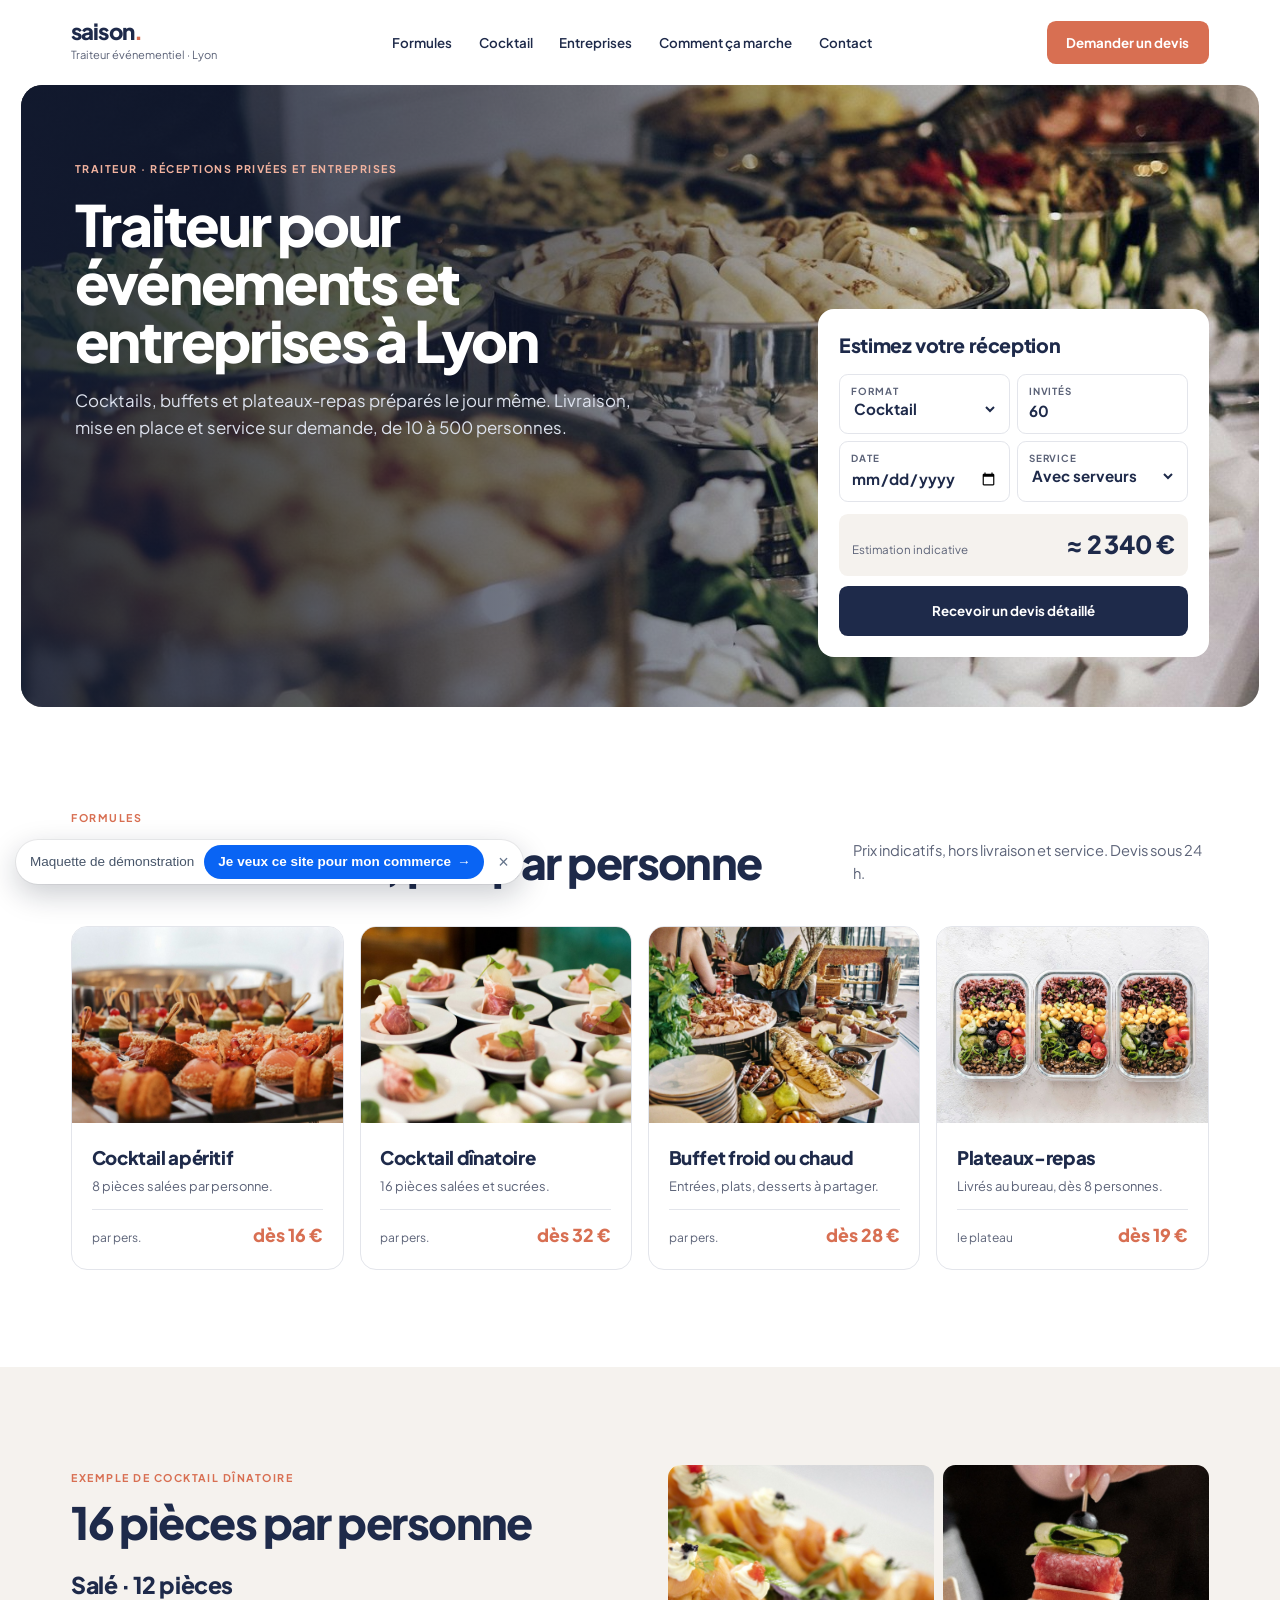
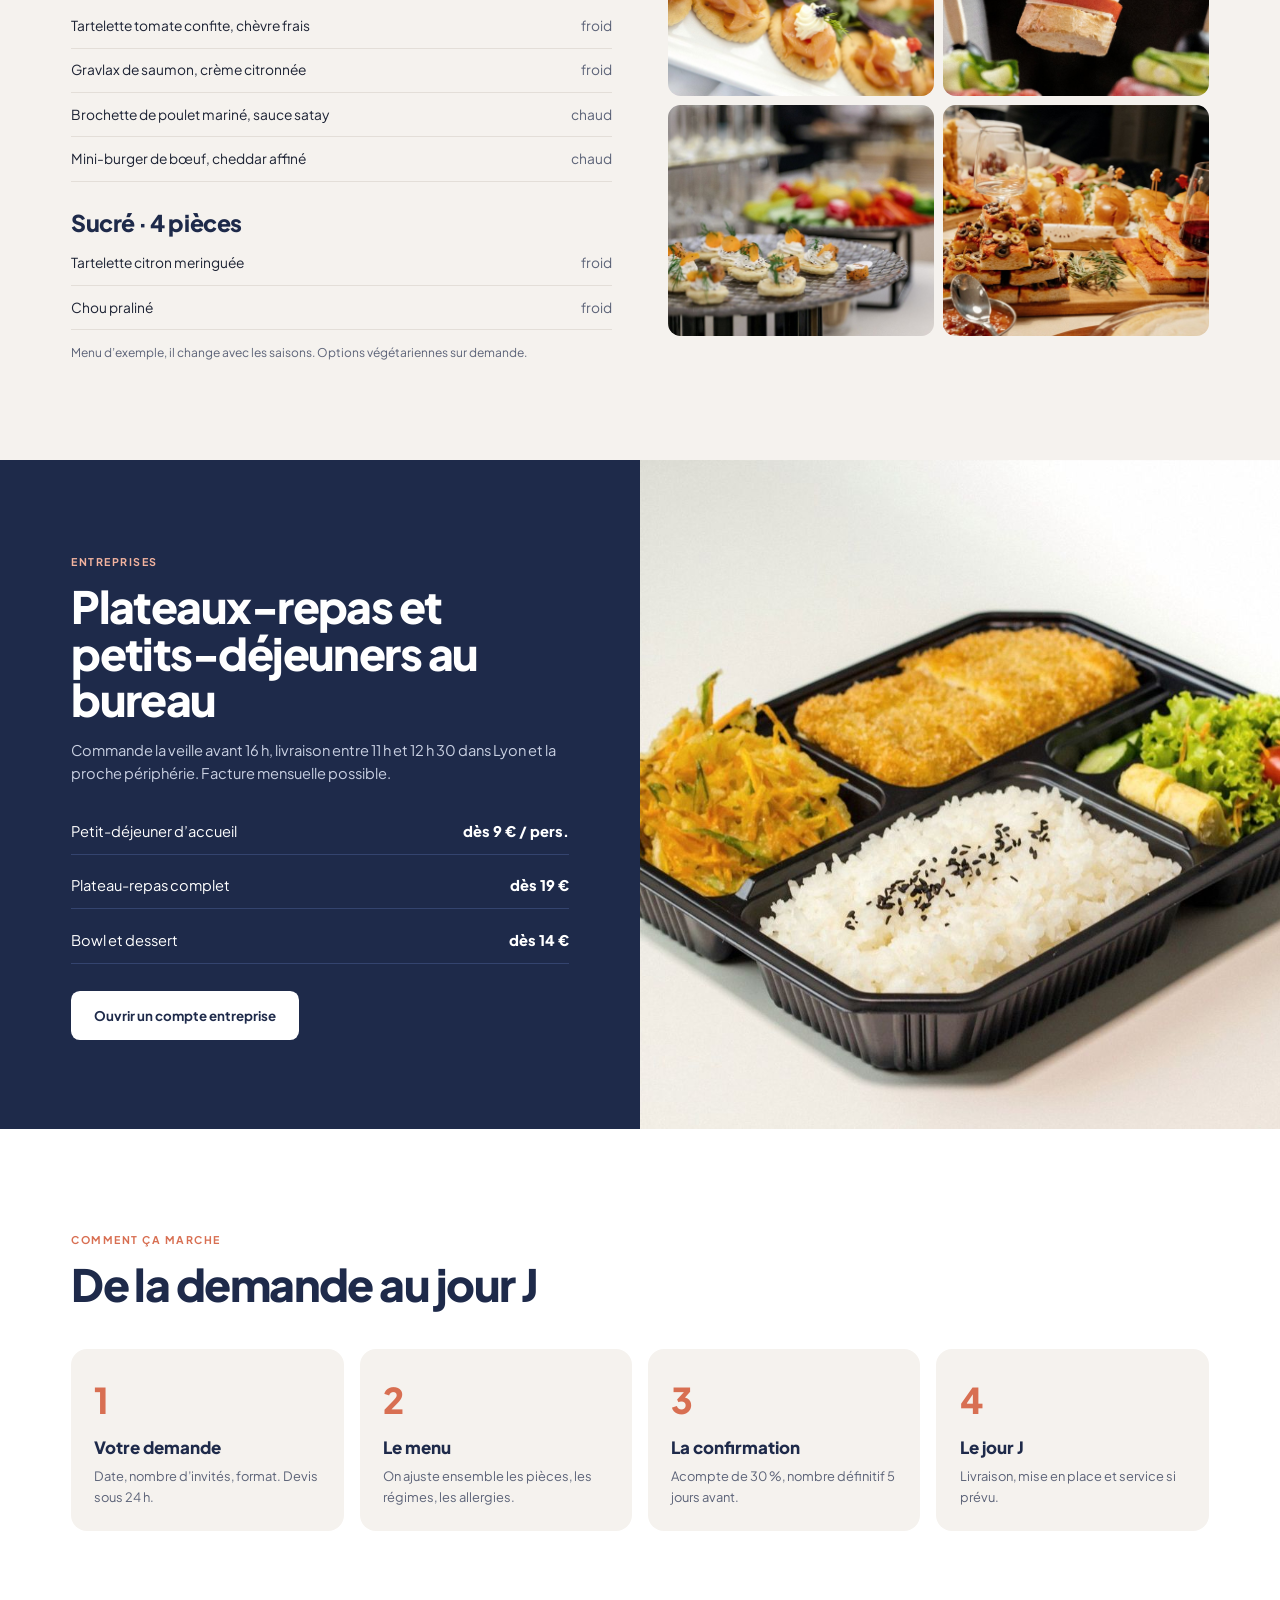
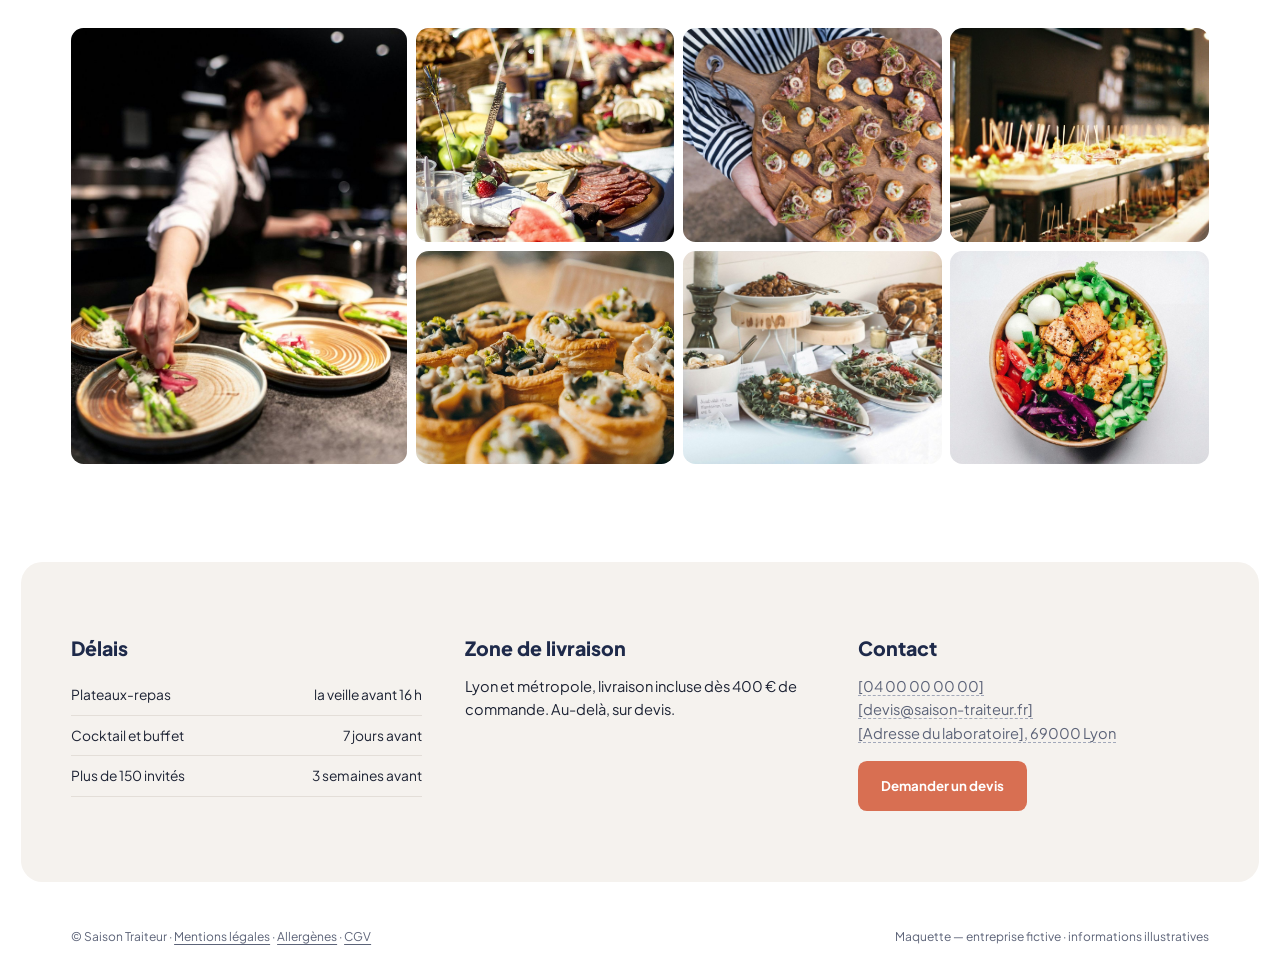
<file: saison.html>
<!doctype html>
<html lang="fr">
<head>
<meta charset="utf-8">
<meta name="viewport" content="width=device-width, initial-scale=1">
<meta name="robots" content="noindex">
<title>Saison — traiteur, Lyon (maquette)</title>
<link rel="preconnect" href="https://fonts.googleapis.com"><link rel="preconnect" href="https://fonts.gstatic.com" crossorigin>
<link rel="stylesheet" href="https://fonts.googleapis.com/css2?family=Plus+Jakarta+Sans:wght@400..800&display=swap">
<style>
/* ===== version ordinateur (maquette 1440 px, mise à l'échelle) ===== */
:root{--ink:#1E2A4A;--ink2:#2A3962;--coral:#D86F52;--sand:#F5F2EE;--paper:#FFFFFF;--txt:#1C2233;--mut:#5C6378;--line:#E3E5EB}
*{box-sizing:border-box;margin:0;padding:0}
.dk{width:1440px;position:relative;background:var(--paper);color:var(--txt);font-family:'Plus Jakarta Sans',sans-serif;font-size:16.5px;line-height:1.6;-webkit-font-smoothing:antialiased}
.dk .cap{font-size:12px;letter-spacing:.14em;text-transform:uppercase;font-weight:700;color:var(--coral)}
.dk h2{font-weight:800;font-size:50px;line-height:1.05;letter-spacing:-.035em;color:var(--ink)}
.dk .btn{display:inline-flex;align-items:center;justify-content:center;gap:10px;font-weight:700;font-size:15px;padding:16px 26px;border-radius:10px;white-space:nowrap}
.dk .btn.i{background:var(--ink);color:#fff}
.dk .btn.c{background:var(--coral);color:#fff}
.dk .btn.w{background:#fff;color:var(--ink)}
.dk .btn.l{border:1.5px solid currentColor;padding:14.5px 24.5px}
.dk .ph{border-bottom:1px dashed #A3A9BA;color:var(--mut);white-space:nowrap}
.dk .sh{display:flex;justify-content:space-between;align-items:flex-end;gap:40px;margin-bottom:46px}
.dk .sh h2{margin-top:12px}
.dk .sh p{max-width:400px;color:var(--mut)}
.dk header{display:flex;align-items:center;justify-content:space-between;padding:22px 80px}
.dk .logo b{font-weight:800;font-size:25px;letter-spacing:-.04em;color:var(--ink);display:block;line-height:1}
.dk .logo b i{font-style:normal;color:var(--coral)}
.dk .logo small{font-size:12.5px;color:var(--mut)}
.dk nav{display:flex;gap:30px;font-size:15px;font-weight:600;color:var(--ink)}
.dk .hero{margin:0 24px;border-radius:24px;overflow:hidden;position:relative;height:700px;background:url(img/b-buffet.jpg) center/cover}
.dk .hero::after{content:"";position:absolute;inset:0;background:linear-gradient(90deg,rgba(20,28,50,.88) 0%,rgba(20,28,50,.55) 48%,rgba(20,28,50,.05) 85%)}
.dk .hero .in{position:absolute;left:60px;top:80px;z-index:1;color:#fff;max-width:640px}
.dk .hero .cap{color:#F2B39F}
.dk .hero h1{font-weight:800;font-size:64px;line-height:1.02;letter-spacing:-.04em;margin:18px 0 20px}
.dk .hero p{font-size:19px;color:#DDE2EE}
.dk .calc{position:absolute;right:56px;bottom:56px;z-index:1;width:440px;background:#fff;border-radius:18px;padding:24px}
.dk .calc h3{font-weight:800;font-size:22px;letter-spacing:-.02em;color:var(--ink)}
.dk .calc .f{display:grid;grid-template-columns:1fr 1fr;gap:8px;margin:14px 0}
.dk .calc .f div{border:1px solid var(--line);border-radius:10px;padding:10px 12px}
.dk .calc .f span{display:block;font-size:11px;letter-spacing:.1em;text-transform:uppercase;color:var(--mut);font-weight:700}
.dk .calc .f b{font-size:17px;color:var(--ink)}
.dk .calc .res{display:flex;justify-content:space-between;align-items:baseline;background:var(--sand);border-radius:10px;padding:12px 14px;margin-bottom:12px}
.dk .calc .res b{font-weight:800;font-size:28px;color:var(--ink)}
.dk .calc .res small{font-size:13px;color:var(--mut)}
.dk .calc .btn{width:100%}
.dk .formats{padding:110px 80px}
.dk .fg{display:grid;grid-template-columns:repeat(4,1fr);gap:18px}
.dk .fc{border:1px solid var(--line);border-radius:18px;overflow:hidden}
.dk .fc .pic{height:220px;background-size:cover;background-position:center}
.dk .fc .body{padding:22px}
.dk .fc h3{font-weight:800;font-size:21px;letter-spacing:-.02em;color:var(--ink)}
.dk .fc p{font-size:14.5px;color:var(--mut);margin-top:4px}
.dk .fc .pr{display:flex;justify-content:space-between;align-items:baseline;margin-top:14px;padding-top:12px;border-top:1px solid var(--line);font-size:13.5px;color:var(--mut)}
.dk .fc .pr b{font-weight:800;font-size:20px;color:var(--coral)}
.dk .menu{background:var(--sand);padding:110px 80px;display:grid;grid-template-columns:1fr 1fr;gap:64px}
.dk .menu h3{font-weight:800;font-size:26px;color:var(--ink);letter-spacing:-.02em}
.dk .mrow{display:flex;justify-content:space-between;padding:12px 0;border-bottom:1px solid #E3DED8;font-size:15.5px}
.dk .mrow span:last-child{color:var(--mut)}
.dk .menu .pics{display:grid;grid-template-columns:1fr 1fr;grid-template-rows:260px 260px;gap:10px}
.dk .menu .pics div{border-radius:14px;background-size:cover;background-position:center}
.dk .ent{display:grid;grid-template-columns:1fr 1fr;background:var(--ink);color:#fff;margin:0}
.dk .ent .txt{padding:100px 80px}
.dk .ent .cap{color:#F2B39F}
.dk .ent h2{color:#fff;margin:12px 0 18px}
.dk .ent p{color:#C9D0E2}
.dk .ent ul{list-style:none;margin:26px 0 30px;display:grid;gap:10px}
.dk .ent li{display:flex;justify-content:space-between;padding:12px 0;border-bottom:1px solid #34446F}
.dk .ent li b{font-weight:800}
.dk .ent .pic{background:url(img/b-box3.jpg) center/cover;min-height:560px}
.dk .how{padding:110px 80px}
.dk .hg{display:grid;grid-template-columns:repeat(4,1fr);gap:18px}
.dk .hc{background:var(--sand);border-radius:18px;padding:26px}
.dk .hc i{font-style:normal;font-weight:800;font-size:40px;color:var(--coral)}
.dk .hc b{display:block;font-weight:800;font-size:19px;color:var(--ink);margin-top:6px}
.dk .hc p{font-size:14.5px;color:var(--mut);margin-top:6px}
.dk .gal{display:grid;grid-template-columns:1.3fr 1fr 1fr 1fr;grid-template-rows:240px 240px;gap:10px;padding:0 80px 110px}
.dk .gal div{border-radius:14px;background-size:cover;background-position:center}
.dk .gal .t{grid-row:span 2}
.dk .infos{margin:0 24px 24px;border-radius:24px;background:var(--sand);padding:80px 56px;display:grid;grid-template-columns:1fr 1fr 1fr;gap:48px}
.dk .infos h3{font-weight:800;font-size:22px;color:var(--ink);margin-bottom:12px}
.dk .hrow{display:flex;justify-content:space-between;padding:10px 0;border-bottom:1px solid #E3DED8;font-size:15.5px}
.dk footer{padding:26px 80px 34px;display:flex;justify-content:space-between;font-size:13.5px;color:var(--mut)}
html{scroll-behavior:smooth}
body{margin:0;background:#FFFFFF;overflow-x:hidden}
a{color:inherit;text-decoration:none}
.dk{overflow:hidden}
/* ===== version mobile ===== */
:root{--bg:#FFFFFF;--fg:#1C2233;--soft:#363E55;--mut:#5C6378;--line:#E3E5EB;--accent:#D86F52;--onaccent:#fff;--panel:#fff;--btnbg:#1E2A4A;--btnfg:#fff;--stickybg:rgba(255,255,255,.97);--disp:"Plus Jakarta Sans",sans-serif;--dw:800;--body:"Plus Jakarta Sans",sans-serif;--emstyle:normal;--rad:10px;--avr:10px}
*{box-sizing:border-box;margin:0;padding:0}
html,body{background:var(--bg)}
.mb{color:var(--fg);font-family:var(--body);font-size:16px;line-height:1.55;-webkit-font-smoothing:antialiased;overflow-x:hidden}
.mb .p{padding:0 20px}
.mb .cap{font-size:10.5px;letter-spacing:.22em;text-transform:uppercase;color:var(--mut);font-weight:500}
.mb h2{font-family:var(--disp);font-weight:var(--dw);font-size:38px;line-height:1.08;margin-top:12px}
.mb h2 em{font-style:var(--emstyle);color:var(--accent)}
.mb .btn{display:flex;align-items:center;justify-content:center;gap:10px;font-weight:500;font-size:14px;letter-spacing:.06em;padding:15px 18px;white-space:nowrap;border-radius:var(--rad)}
.mb .btn.a{background:var(--btnbg);color:var(--btnfg)}
.mb .btn.o{border:1px solid var(--fg);padding:14px 17px}
.mb .ph{border-bottom:1px dashed var(--mut);color:var(--mut);white-space:nowrap}
.mb section{position:relative}
.mb header{display:flex;align-items:center;justify-content:space-between;padding:16px 20px;border-bottom:1px solid var(--line)}
.mb header .r{display:flex;gap:10px;align-items:center}
.mb header .btn{padding:10px 14px;font-size:12.5px}
.mb .burger{width:40px;height:40px;border:1px solid var(--line);border-radius:50%;display:grid;place-items:center}
.mb .burger svg{width:18px;height:18px}
.mb .hero{padding:26px 0 0}
.mb .hero h1{font-family:var(--disp);font-weight:var(--dw);font-size:46px;line-height:1.05;margin:14px 0 14px}
.mb .hero h1 em{font-style:var(--emstyle);color:var(--accent)}
.mb .hero p{color:var(--soft);font-size:16px}
.mb .hero .img{height:330px;margin-top:24px;background-size:cover;background-position:center}
.mb .book{margin:0 20px;border:1px solid var(--line);padding:16px;background:var(--panel);transform:translateY(-36px)}
.mb .book .f{display:grid;grid-template-columns:1.2fr 1fr 1fr;gap:6px;margin:10px 0 12px}
.mb .book .f div{border:1px solid var(--line);padding:7px 10px}
.mb .book .f b{display:block;font-family:var(--disp);font-weight:var(--dw);font-size:18px}
.mb .book .note{font-size:12px;color:var(--mut);margin-top:10px}
.mb .blk{padding:14px 20px 44px}
.mb .row{display:flex;justify-content:space-between;align-items:baseline;gap:12px;padding:13px 0;border-bottom:1px solid var(--line)}
.mb .row b{display:block;font-weight:500;font-size:15.5px;line-height:1.3}
.mb .row small{display:block;color:var(--mut);font-size:13px}
.mb .row .pr{font-family:var(--disp);font-size:18px;white-space:nowrap}
.mb .illu{font-size:12px;color:var(--mut);margin-top:12px}
.mb .rail{display:flex;gap:12px;overflow:hidden;padding:22px 20px 0}
.mb .rail .c{flex:none;width:240px}
.mb .rail .c .im{height:260px;background-size:cover;background-position:center}
.mb .rail .c h3{font-family:var(--disp);font-weight:var(--dw);font-size:24px;margin-top:12px;line-height:1.1}
.mb .rail .c p{font-size:13.5px;color:var(--mut);margin-top:4px}
.mb .dots{display:flex;gap:6px;justify-content:center;margin-top:20px}
.mb .dots i{width:6px;height:6px;border-radius:50%;background:var(--line)}
.mb .dots i.on{width:20px;border-radius:6px;background:var(--accent)}
.mb .mem{display:grid;grid-template-columns:72px 1fr;gap:14px;align-items:center;padding:14px 0;border-bottom:1px solid var(--line)}
.mb .mem .av{width:72px;height:72px;background-size:cover;background-position:center 30%;border-radius:var(--avr)}
.mb .mem h3{font-family:var(--disp);font-weight:var(--dw);font-size:22px;line-height:1.1}
.mb .mem p{font-size:13.5px;color:var(--mut)}
.mb .today{margin-top:18px;border:1px solid var(--accent);padding:14px 16px;display:flex;justify-content:space-between;align-items:center}
.mb .today b{font-family:var(--disp);font-weight:var(--dw);font-size:20px;display:block;line-height:1.1}
.mb .today span{font-size:13px;color:var(--soft)}
.mb .today em{font-style:normal;background:var(--accent);color:var(--onaccent);font-size:11px;font-weight:600;letter-spacing:.06em;padding:4px 9px}
.mb .hrow{display:flex;justify-content:space-between;padding:10px 0;border-bottom:1px solid var(--line);font-size:14.5px}
.mb .map{margin-top:20px;height:220px;border:1px solid var(--line);overflow:hidden}
.mb .map svg{width:100%;height:100%}
.mb .two{display:grid;grid-template-columns:1fr 1fr;gap:8px;margin-top:14px}
.mb .final{padding:60px 20px 54px;text-align:center;border-top:1px solid var(--line)}
.mb .final h2{font-size:40px}
.mb .final p{color:var(--soft);margin:12px 0 22px}
.mb footer{border-top:1px solid var(--line);padding:30px 20px 120px;color:var(--mut);font-size:13.5px}
.mb footer .links{display:grid;grid-template-columns:1fr 1fr;gap:6px 14px;margin:18px 0;color:var(--fg)}
.mb footer .sm{font-size:11.5px;border-top:1px solid var(--line);padding-top:12px;display:flex;justify-content:space-between}
.mb .sticky{width:390px;padding:12px 16px 26px;background:var(--stickybg);border-top:1px solid var(--line);display:grid;grid-template-columns:52px 1fr;gap:10px}
.mb .sticky .call{width:52px;height:52px;border:1px solid var(--fg);border-radius:50%;display:grid;place-items:center}
.mb .sticky .call svg{width:20px;height:20px}
.mb .rm{display:grid;grid-template-columns:80px 1fr auto;gap:14px;align-items:center;padding:12px 0;border-bottom:1px solid var(--line)}
.mb .rm .th{width:80px;height:68px;background-size:cover;background-position:center;border-radius:var(--avr)}
.mb .rm b{display:block;font-family:var(--disp);font-weight:var(--dw);font-size:18px;line-height:1.15}
.mb .rm small{display:block;font-size:13px;color:var(--mut)}
.mb .rm .pr{font-family:var(--disp);font-weight:var(--dw);font-size:17px;white-space:nowrap}
.mb .opts{display:flex;gap:6px;flex-wrap:wrap;margin:8px 0 12px}
.mb .opts span{border:1px solid var(--line);padding:7px 12px;font-size:13.5px;border-radius:var(--avr)}
.mb .opts span.on{background:var(--btnbg);border-color:var(--btnbg);color:#fff}
.mb .today em{font-size:0}
.mb .today em::after{content:"Ouvert";font-size:11px}
.mb .hero h1,.mb h2{letter-spacing:-.035em}
.mb #m-rail{background:#F5F2EE}
.mb .rm .pr{color:#D86F52;font-size:15px}
.mb .res{display:flex;justify-content:space-between;align-items:baseline;background:#F5F2EE;border-radius:10px;padding:10px 12px;margin-bottom:10px}
.mb .res b{font-weight:800;font-size:22px}

.mb .rail{overflow-x:auto;scroll-snap-type:x mandatory;scrollbar-width:none;padding-right:20px}
.mb .rail::-webkit-scrollbar{display:none}
.mb .rail .c{scroll-snap-align:start;scroll-margin-left:20px}
.mb .sticky{position:fixed;left:0;right:0;bottom:0;width:auto;z-index:20;padding-bottom:max(16px,env(safe-area-inset-bottom))}

.mb{display:none}
@media (max-width:760px){.dk{display:none}.mb{display:block}}
</style>
</head>
<body data-kind="traiteur" data-city="Lyon">
<div class="dk">

<header>
  <div class="logo"><b>saison<i>.</i></b><small>Traiteur événementiel · Lyon</small></div>
  <nav><a href="#formules">Formules</a><a href="#cocktail">Cocktail</a><a href="#entreprises">Entreprises</a><a href="#comment">Comment ça marche</a><a href="#contact">Contact</a></nav>
  <span class="btn c" style="padding:12px 22px">Demander un devis</span>
</header>
<section class="hero">
  <div class="in"><span class="cap">Traiteur · réceptions privées et entreprises</span>
    <h1>Traiteur pour événements et entreprises à Lyon</h1>
    <p>Cocktails, buffets et plateaux-repas préparés le jour même. Livraison, mise en place et service sur demande, de 10 à 500 personnes.</p></div>
  <div class="calc"><h3>Estimez votre réception</h3>
    <div class="f"><div><span>Format</span><b>Cocktail dînatoire</b></div><div><span>Invités</span><b>60</b></div><div><span>Date</span><b>Ven. 13 nov.</b></div><div><span>Service</span><b>Avec serveurs</b></div></div>
    <div class="res"><small>Estimation indicative</small><b>≈ 2 340 €</b></div>
    <span class="btn i">Recevoir un devis détaillé</span></div>
</section>

<section id="formules" class="formats">
  <div class="sh"><div><span class="cap">Formules</span><h2>Quatre formats, prix par personne</h2></div><p>Prix indicatifs, hors livraison et service. Devis sous 24 h.</p></div>
  <div class="fg">
    <div class="fc"><div class="pic" style="background-image:url(img/b-bouchees.jpg)"></div><div class="body"><h3>Cocktail apéritif</h3><p>8 pièces salées par personne.</p><div class="pr"><span>par pers.</span><b>dès 16 €</b></div></div></div>
    <div class="fc"><div class="pic" style="background-image:url(img/b-assiettes.jpg)"></div><div class="body"><h3>Cocktail dînatoire</h3><p>16 pièces salées et sucrées.</p><div class="pr"><span>par pers.</span><b>dès 32 €</b></div></div></div>
    <div class="fc"><div class="pic" style="background-image:url(img/b-buffet2.jpg)"></div><div class="body"><h3>Buffet froid ou chaud</h3><p>Entrées, plats, desserts à partager.</p><div class="pr"><span>par pers.</span><b>dès 28 €</b></div></div></div>
    <div class="fc"><div class="pic" style="background-image:url(img/b-box.jpg)"></div><div class="body"><h3>Plateaux-repas</h3><p>Livrés au bureau, dès 8 personnes.</p><div class="pr"><span>le plateau</span><b>dès 19 €</b></div></div></div>
  </div>
</section>

<section id="cocktail" class="menu">
  <div><span class="cap">Exemple de cocktail dînatoire</span><h2 style="margin:12px 0 24px">16 pièces par personne</h2>
    <h3>Salé · 12 pièces</h3>
    <div class="mrow"><span>Tartelette tomate confite, chèvre frais</span><span>froid</span></div>
    <div class="mrow"><span>Gravlax de saumon, crème citronnée</span><span>froid</span></div>
    <div class="mrow"><span>Brochette de poulet mariné, sauce satay</span><span>chaud</span></div>
    <div class="mrow"><span>Mini-burger de bœuf, cheddar affiné</span><span>chaud</span></div>
    <h3 style="margin-top:26px">Sucré · 4 pièces</h3>
    <div class="mrow"><span>Tartelette citron meringuée</span><span>froid</span></div>
    <div class="mrow"><span>Chou praliné</span><span>froid</span></div>
    <p style="font-size:13.5px;color:var(--mut);margin-top:14px">Menu d’exemple, il change avec les saisons. Options végétariennes sur demande.</p></div>
  <div class="pics"><div style="background-image:url(img/b-saumon.jpg)"></div><div style="background-image:url(img/b-pique.jpg)"></div><div style="background-image:url(img/b-verrines.jpg)"></div><div style="background-image:url(img/b-tartines.jpg)"></div></div>
</section>

<section id="entreprises" class="ent">
  <div class="txt"><span class="cap">Entreprises</span><h2>Plateaux-repas et petits-déjeuners au bureau</h2>
    <p>Commande la veille avant 16 h, livraison entre 11 h et 12 h 30 dans Lyon et la proche périphérie. Facture mensuelle possible.</p>
    <ul><li><span>Petit-déjeuner d’accueil</span><b>dès 9 € / pers.</b></li><li><span>Plateau-repas complet</span><b>dès 19 €</b></li><li><span>Bowl et dessert</span><b>dès 14 €</b></li></ul>
    <span class="btn w">Ouvrir un compte entreprise</span></div>
  <div class="pic"></div>
</section>

<section id="comment" class="how">
  <div class="sh"><div><span class="cap">Comment ça marche</span><h2>De la demande au jour J</h2></div></div>
  <div class="hg">
    <div class="hc"><i>1</i><b>Votre demande</b><p>Date, nombre d’invités, format. Devis sous 24 h.</p></div>
    <div class="hc"><i>2</i><b>Le menu</b><p>On ajuste ensemble les pièces, les régimes, les allergies.</p></div>
    <div class="hc"><i>3</i><b>La confirmation</b><p>Acompte de 30 %, nombre définitif 5 jours avant.</p></div>
    <div class="hc"><i>4</i><b>Le jour J</b><p>Livraison, mise en place et service si prévu.</p></div>
  </div>
</section>

<section class="gal">
  <div class="t" style="background-image:url(img/b-cheffe.jpg)"></div><div style="background-image:url(img/b-planche.jpg)"></div><div style="background-image:url(img/b-plateau.jpg)"></div><div style="background-image:url(img/b-comptoir.jpg)"></div><div style="background-image:url(img/b-feuilletes.jpg)"></div><div style="background-image:url(img/b-table.jpg)"></div><div style="background-image:url(img/b-bowl.jpg)"></div>
</section>

<section id="contact" class="infos">
  <div><h3>Délais</h3>
    <div class="hrow"><span>Plateaux-repas</span><span>la veille avant 16 h</span></div>
    <div class="hrow"><span>Cocktail et buffet</span><span>7 jours avant</span></div>
    <div class="hrow"><span>Plus de 150 invités</span><span>3 semaines avant</span></div></div>
  <div><h3>Zone de livraison</h3><p>Lyon et métropole, livraison incluse dès 400 € de commande. Au-delà, sur devis.</p></div>
  <div><h3>Contact</h3><p><span class="ph">[04 00 00 00 00]</span><br><span class="ph">[devis@saison-traiteur.fr]</span><br><span class="ph">[Adresse du laboratoire], 69000 Lyon</span></p><span class="btn c" style="margin-top:18px">Demander un devis</span></div>
</section>
<footer><span>© Saison Traiteur · Mentions légales · Allergènes · CGV</span><span>Maquette — entreprise fictive · informations illustratives</span></footer>

</div>
<div class="mb">

<header id="mb-head"><span style="font-weight:800;font-size:23px;letter-spacing:-.04em;color:#1E2A4A">saison<span style="color:#D86F52">.</span></span><div class="r"><span class="btn a">Réserver</span><span class="burger"><svg viewBox="0 0 24 24" fill="none" stroke="currentColor" stroke-width="1.6" stroke-linecap="round"><path d="M4 9h16M4 15h16"/></svg></span></div></header>
<section class="hero" id="mb-hero">
  <div class="p"><div class="cap">Traiteur événementiel · Lyon</div><h1>Traiteur pour événements et entreprises à Lyon</h1><p>Cocktails, buffets et plateaux-repas, de 10 à 500 personnes.</p></div>
  <div class="img" style="background-image:url(img/b-buffet.jpg)"></div>
  <div class="book"><div class="cap">Estimez votre réception</div><div class="f" style="grid-template-columns:1.4fr 1fr"><div><span class="cap">Format</span><b>Cocktail</b></div><div><span class="cap">Invités</span><b>60</b></div></div><div class="res"><small>Estimation</small><b>≈ 2 340 €</b></div><span class="btn a">Recevoir un devis détaillé</span></div>
</section>
<section class="blk" id="mb-sig"><div class="cap">Formules</div><h2>Prix par personne</h2><div style="margin-top:10px"><div class="rm"><div class="th" style="background-image:url(img/b-bouchees.jpg)"></div><div><b>Cocktail apéritif</b><small>8 pièces salées</small></div><span class="pr">dès 16 €</span></div><div class="rm"><div class="th" style="background-image:url(img/b-assiettes.jpg)"></div><div><b>Cocktail dînatoire</b><small>16 pièces</small></div><span class="pr">dès 32 €</span></div><div class="rm"><div class="th" style="background-image:url(img/b-buffet2.jpg)"></div><div><b>Buffet</b><small>froid ou chaud</small></div><span class="pr">dès 28 €</span></div><div class="rm"><div class="th" style="background-image:url(img/b-box.jpg)"></div><div><b>Plateaux-repas</b><small>livrés au bureau</small></div><span class="pr">dès 19 €</span></div></div><p class="illu">Prix indicatifs, hors livraison et service.</p></section>
<section id="mb-rail" style="padding:44px 0 44px;"><div class="p"><div class="cap">Exemple de cocktail</div><h2>16 pièces par personne</h2></div><div class="rail" data-rail><div class="c"><div class="im" style="background-image:url(img/b-saumon.jpg)"></div><h3>Gravlax de saumon</h3><p>Crème citronnée.</p></div><div class="c"><div class="im" style="background-image:url(img/b-pique.jpg)"></div><h3>Brochettes</h3><p>Poulet mariné, satay.</p></div><div class="c"><div class="im" style="background-image:url(img/b-verrines.jpg)"></div><h3>Bouchées</h3><p>Selon la saison.</p></div></div><div class="dots" data-dots><i class="on"></i><i></i><i></i></div></section>
<section class="blk" id="mb-team" style="padding-top:44px"><div class="cap">Entreprises</div><h2>Plateaux-repas au bureau</h2><div class="row"><div><b>Commande la veille</b><small>avant 16 h</small></div><span class="pr"></span></div><div class="row"><div><b>Livraison</b><small>11 h – 12 h 30</small></div><span class="pr"></span></div><div class="row"><div><b>Plateau complet</b></div><span class="pr">dès 19 €</span></div><div class="row"><div><b>Petit-déjeuner</b></div><span class="pr">dès 9 €</span></div></section>
<section class="blk" id="mb-infos" style="padding-top:20px"><div class="cap">Délais</div><h2>Comment commander</h2><div class="row"><div><b>Plateaux-repas</b><small>la veille avant 16 h</small></div><span class="pr"></span></div><div class="row"><div><b>Cocktail et buffet</b><small>7 jours avant</small></div><span class="pr"></span></div><div class="row"><div><b>Plus de 150 invités</b><small>3 semaines avant</small></div><span class="pr"></span></div><div class="row"><div><b>Livraison</b><small>Lyon et métropole</small></div><span class="pr"></span></div><div class="two"><span class="btn a">Devis</span><span class="btn o">Appeler</span></div></section>
<section class="final" id="mb-final"><div class="cap">Devis sous 24 h</div><h2>Parlons de votre événement</h2><p>De 10 à 500 personnes.</p><span class="btn a">Demander un devis</span></section>
<footer id="mb-foot"><span style="font-weight:800;font-size:23px;letter-spacing:-.04em;color:#1E2A4A">saison<span style="color:#D86F52">.</span></span><p style="margin-top:10px">Traiteur événementiel et entreprises, Lyon.</p><div class="links"><span>Formules</span><span>Cocktail</span><span>Entreprises</span><span>Contact</span><span>Allergènes</span><span>CGV</span></div><div class="sm"><span>[04 00 00 00 00]</span><span>Maquette — restaurant fictif</span></div></footer>
<div class="sticky" id="sticky"><span class="call"><svg viewBox="0 0 24 24" fill="none" stroke="currentColor" stroke-width="1.6"><path d="M5 4h4l2 5-2.5 1.5a11 11 0 0 0 5 5L15 13l5 2v4a2 2 0 0 1-2 2A16 16 0 0 1 3 6a2 2 0 0 1 2-2"/></svg></span><span class="btn a">Demander un devis</span></div>

</div>
<script>
  // la maquette ordinateur est dessinée sur 1440 px : on la met à l'échelle de la fenêtre
  const dk = document.querySelector('.dk');
  let lastW = 0;
  function fit() {
    const w = document.documentElement.clientWidth;
    if (w === lastW) return;
    lastW = w;
    dk.style.zoom = w > 760 ? w / 1440 : '';
  }
  addEventListener('resize', fit); setInterval(fit, 300); fit();

  // points du carrousel (mobile)
  const rail = document.querySelector('.mb [data-rail]');
  const dots = [...document.querySelectorAll('.mb [data-dots] i')];
  rail.addEventListener('scroll', () => {
    const i = Math.round(rail.scrollLeft / (rail.scrollWidth - rail.clientWidth) * (dots.length - 1));
    dots.forEach((d, k) => d.classList.toggle('on', k === i));
  }, { passive: true });
</script>
<script src="kit/bespoke.js"></script>
<script>
(() => {
  const $ = (s, r = document) => r.querySelector(s), $$ = (s, r = document) => [...r.querySelectorAll(s)];
  const PP = {};
  $$('.dk .fc').forEach(c => { const n = c.querySelector('h3')?.textContent.trim(), p = parseFloat((c.querySelector('.pr b')?.textContent || '').replace(/[^0-9,]/g, '').replace(',', '.')); if (n && p) PP[n] = p; });
  $$('.calc').forEach(box => {
    const out = $('.res b', box);
    const upd = () => {
      const v = $$('.bk-in', box), get = re => v.find(i => re.test(i.dataset.label));
      const f = get(/format/i), n = +(get(/invit/i)?.value || 0), s = get(/service/i);
      const pp = PP[f?.value] || 32, svc = s && /avec/i.test(s.value) ? 7 : 0;
      if (out) out.textContent = n ? '≈ ' + Math.round(n * (pp + svc)).toLocaleString('fr-FR') + ' €' : '—';
    };
    box.addEventListener('input', upd); box.addEventListener('change', upd); upd();
  });
})();
</script>
<script src="kit/cta.js" data-secteur="patisserie" data-modele="saison" defer></script>
</body>
</html>
</file>
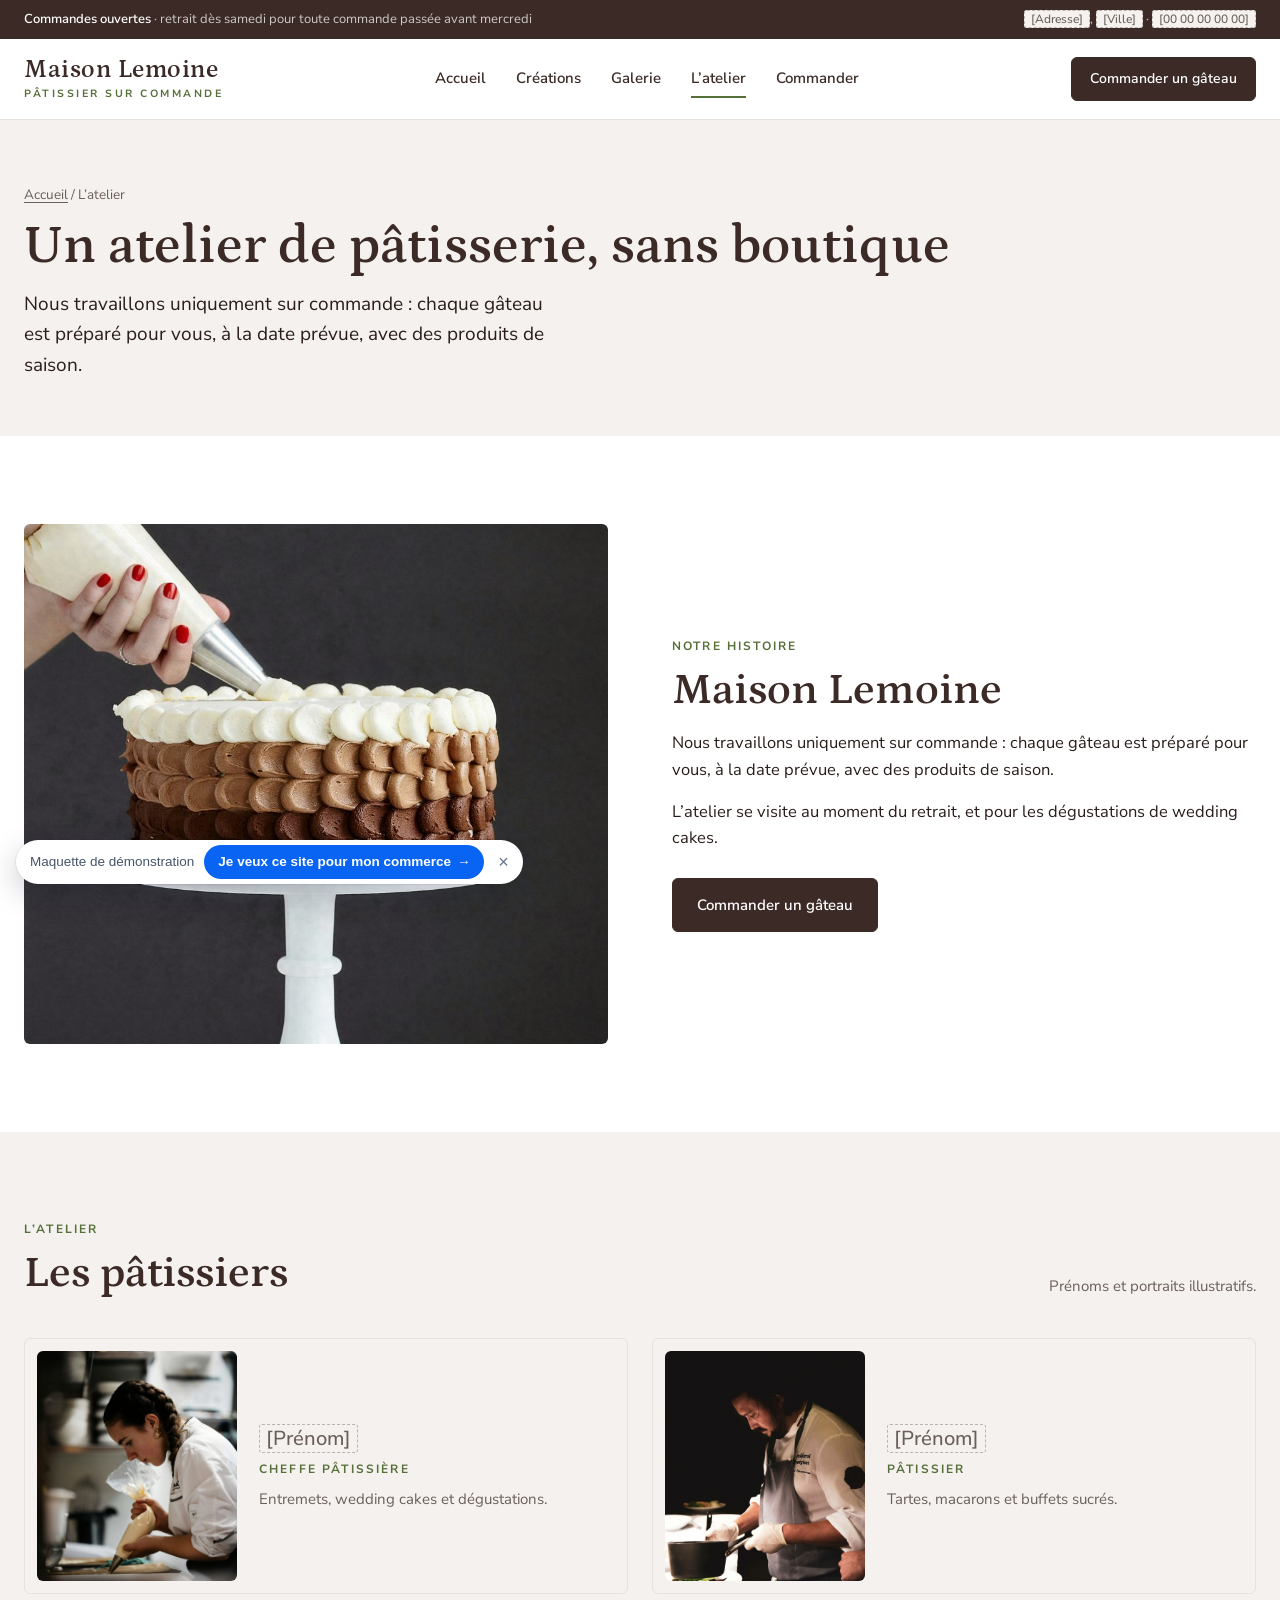
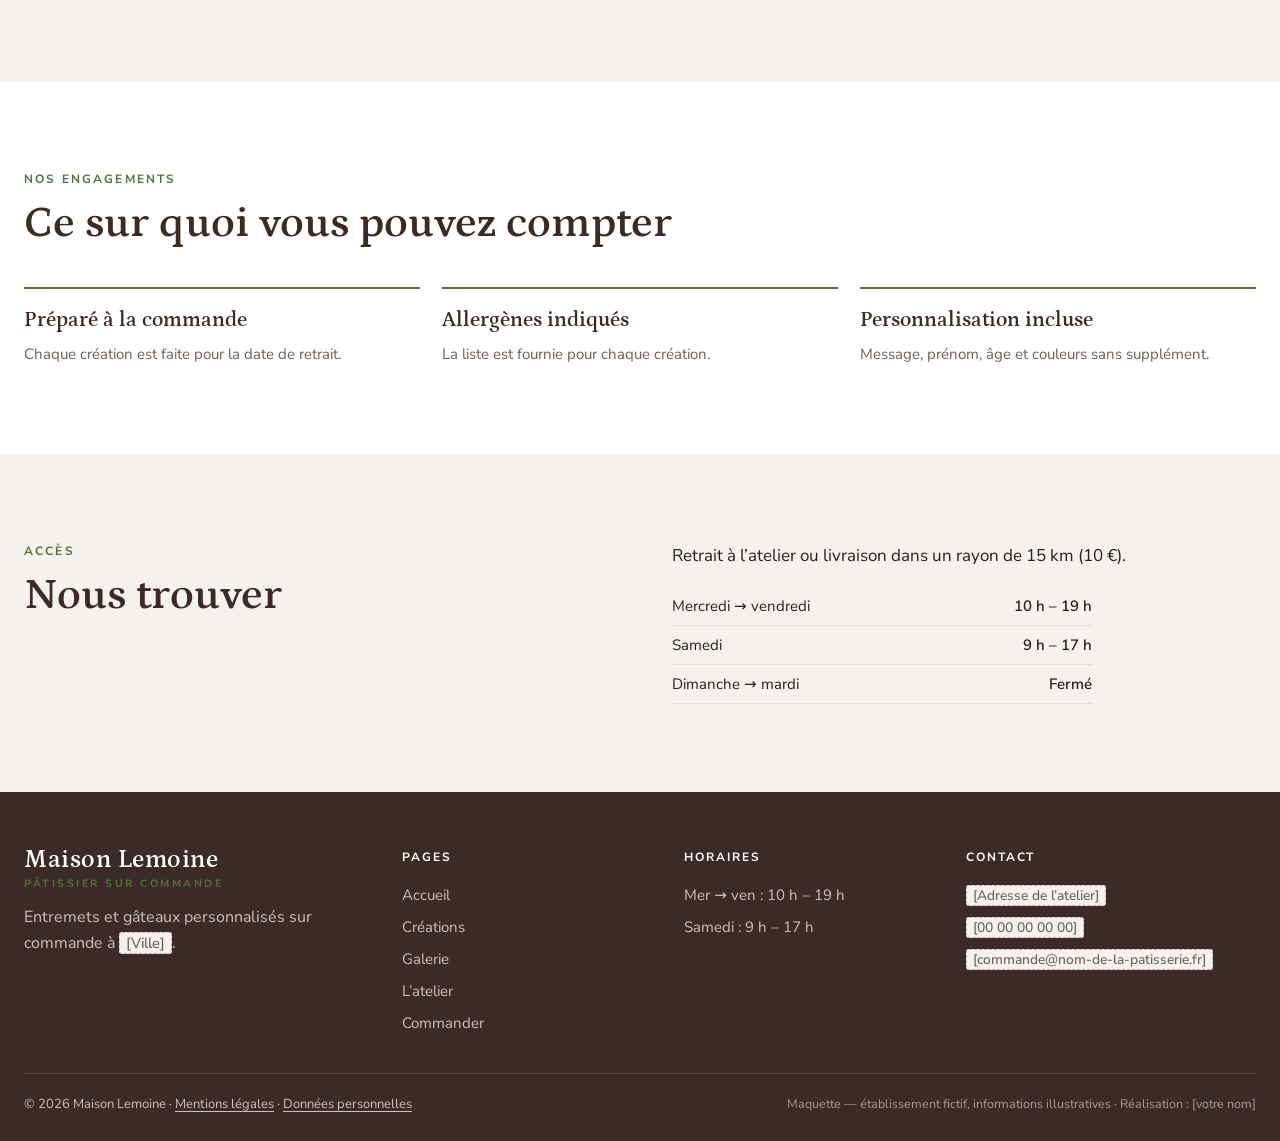
<file: complet/a-propos.html>
<!doctype html>
<html lang="fr">
<head>
<meta charset="utf-8">
<meta name="viewport" content="width=device-width, initial-scale=1">
<meta name="robots" content="noindex">
<title>L’atelier — Maison Lemoine (maquette Complet)</title>
<link rel="preconnect" href="https://fonts.googleapis.com"><link rel="preconnect" href="https://fonts.gstatic.com" crossorigin>
<link rel="stylesheet" href="https://fonts.googleapis.com/css2?family=Petrona:wght@500..800&family=Nunito+Sans:wght@400..700&display=swap">
<link rel="stylesheet" href="../kit/std.css">
<style>:root{--pri:#3B2A26;--pri-2:#55403A;--acc:#56703A;--soft:#F4F1EF;--ink:#2A1E1B;--muted:#6B5F5A;--line:#E7E1DD;--radius:6px;--fd:'Petrona';--fb:'Nunito Sans';--fdw:600}</style>
</head>
<body>
<div class="topbar wrap"><span><b>Commandes ouvertes</b> · retrait dès samedi pour toute commande passée avant mercredi</span><span><span class="ph">[Adresse]</span>, <span class="ph">[Ville]</span> · <a href="tel:+33000000000"><span class="ph">[00 00 00 00 00]</span></a></span></div>
<header class="hd wrap">
  <a class="logo" href="index.html"><b>Maison Lemoine</b><small>Pâtissier sur commande</small></a>
  <nav aria-label="Navigation principale"><a href="index.html">Accueil</a><a href="prestations.html">Créations</a><a href="realisations.html">Galerie</a><a href="a-propos.html" class="on" aria-current="page">L’atelier</a><a href="contact.html">Commander</a></nav>
  <div class="side"><a class="btn sm" href="contact.html#demande">Commander un gâteau</a><button class="burger" type="button" aria-label="Menu" aria-expanded="false"><i></i></button></div>
</header>
<nav class="mnav" aria-label="Menu mobile"><a href="index.html">Accueil</a><a href="prestations.html">Créations</a><a href="realisations.html">Galerie</a><a href="a-propos.html" class="on" aria-current="page">L’atelier</a><a href="contact.html">Commander</a><a class="btn" href="contact.html#demande">Commander un gâteau</a></nav>

<main>
<section class="ph-head wrap"><div class="crumb"><a href="index.html">Accueil</a> / L’atelier</div>
  <h1>Un atelier de pâtisserie, sans boutique</h1><p class="lede">Nous travaillons uniquement sur commande : chaque gâteau est préparé pour vous, à la date prévue, avec des produits de saison.</p></section>
<section class="s wrap"><div class="split"><div class="img" style="background-image:url(../img/l-poche.jpg)"></div>
  <div><div class="eyebrow">Notre histoire</div><h2 class="t">Maison Lemoine</h2><p>Nous travaillons uniquement sur commande : chaque gâteau est préparé pour vous, à la date prévue, avec des produits de saison.</p><p>L’atelier se visite au moment du retrait, et pour les dégustations de wedding cakes.</p>
  <a class="btn" style="margin-top:26px" href="contact.html#demande">Commander un gâteau</a></div></div></section>
<section class="s soft wrap"><div class="sh"><div><div class="eyebrow">L’atelier</div><h2 class="t">Les pâtissiers</h2></div><p>Prénoms et portraits illustratifs.</p></div><div class="team"><div class="m"><div style="background-image:url(../img/l-cheffe.jpg)"></div><div><h3><span class="ph">[Prénom]</span></h3><div class="eyebrow" style="margin-top:4px">Cheffe pâtissière</div><p>Entremets, wedding cakes et dégustations.</p></div></div><div class="m"><div style="background-image:url(../img/l-chef.jpg)"></div><div><h3><span class="ph">[Prénom]</span></h3><div class="eyebrow" style="margin-top:4px">Pâtissier</div><p>Tartes, macarons et buffets sucrés.</p></div></div></div></section>
<section class="s wrap"><div class="sh"><div><div class="eyebrow">Nos engagements</div><h2 class="t">Ce sur quoi vous pouvez compter</h2></div></div><div class="engs"><div class="eng"><h3>Préparé à la commande</h3><p>Chaque création est faite pour la date de retrait.</p></div><div class="eng"><h3>Allergènes indiqués</h3><p>La liste est fournie pour chaque création.</p></div><div class="eng"><h3>Personnalisation incluse</h3><p>Message, prénom, âge et couleurs sans supplément.</p></div></div></section>

<section class="s soft wrap"><div class="two"><div><div class="eyebrow">Accès</div><h2 class="t">Nous trouver</h2></div>
  <div><p style="font-size:17px">Retrait à l’atelier ou livraison dans un rayon de 15 km (10 €).</p><div style="margin-top:18px"><table class="hours"><tbody><tr><td>Mercredi → vendredi</td><td>10 h – 19 h</td></tr><tr><td>Samedi</td><td>9 h – 17 h</td></tr><tr><td>Dimanche → mardi</td><td>Fermé</td></tr></tbody></table></div></div></div></section>
</main>
<footer class="ft wrap">
  <div class="top">
    <div><a class="logo" href="index.html"><b>Maison Lemoine</b><small>Pâtissier sur commande</small></a><p style="margin-top:16px;max-width:290px">Entremets et gâteaux personnalisés sur commande à <span class="ph">[Ville]</span>.</p></div>
    <div><h4>Pages</h4><a class="l" href="index.html">Accueil</a><a class="l" href="prestations.html">Créations</a><a class="l" href="realisations.html">Galerie</a><a class="l" href="a-propos.html">L’atelier</a><a class="l" href="contact.html">Commander</a></div>
    <div><h4>Horaires</h4><span class="l">Mer → ven : 10 h – 19 h</span><span class="l">Samedi : 9 h – 17 h</span></div>
    <div><h4>Contact</h4><span class="l"><span class="ph">[Adresse de l’atelier]</span></span><a class="l" href="tel:+33000000000"><span class="ph">[00 00 00 00 00]</span></a><a class="l" href="mailto:commande@nom-de-la-patisserie.fr"><span class="ph">[commande@nom-de-la-patisserie.fr]</span></a></div>
  </div>
  <div class="bot"><span>© <span data-year></span> Maison Lemoine · <a href="mentions-legales.html">Mentions légales</a> · <a href="mentions-legales.html#donnees">Données personnelles</a></span><span class="demo-note">Maquette — établissement fictif, informations illustratives · Réalisation : [votre nom]</span></div>
</footer>
<script src="../kit/std.js"></script>
<script src="../kit/cta.js" data-secteur="patisserie" data-modele="complet" defer></script>
</body>
</html>
</file>
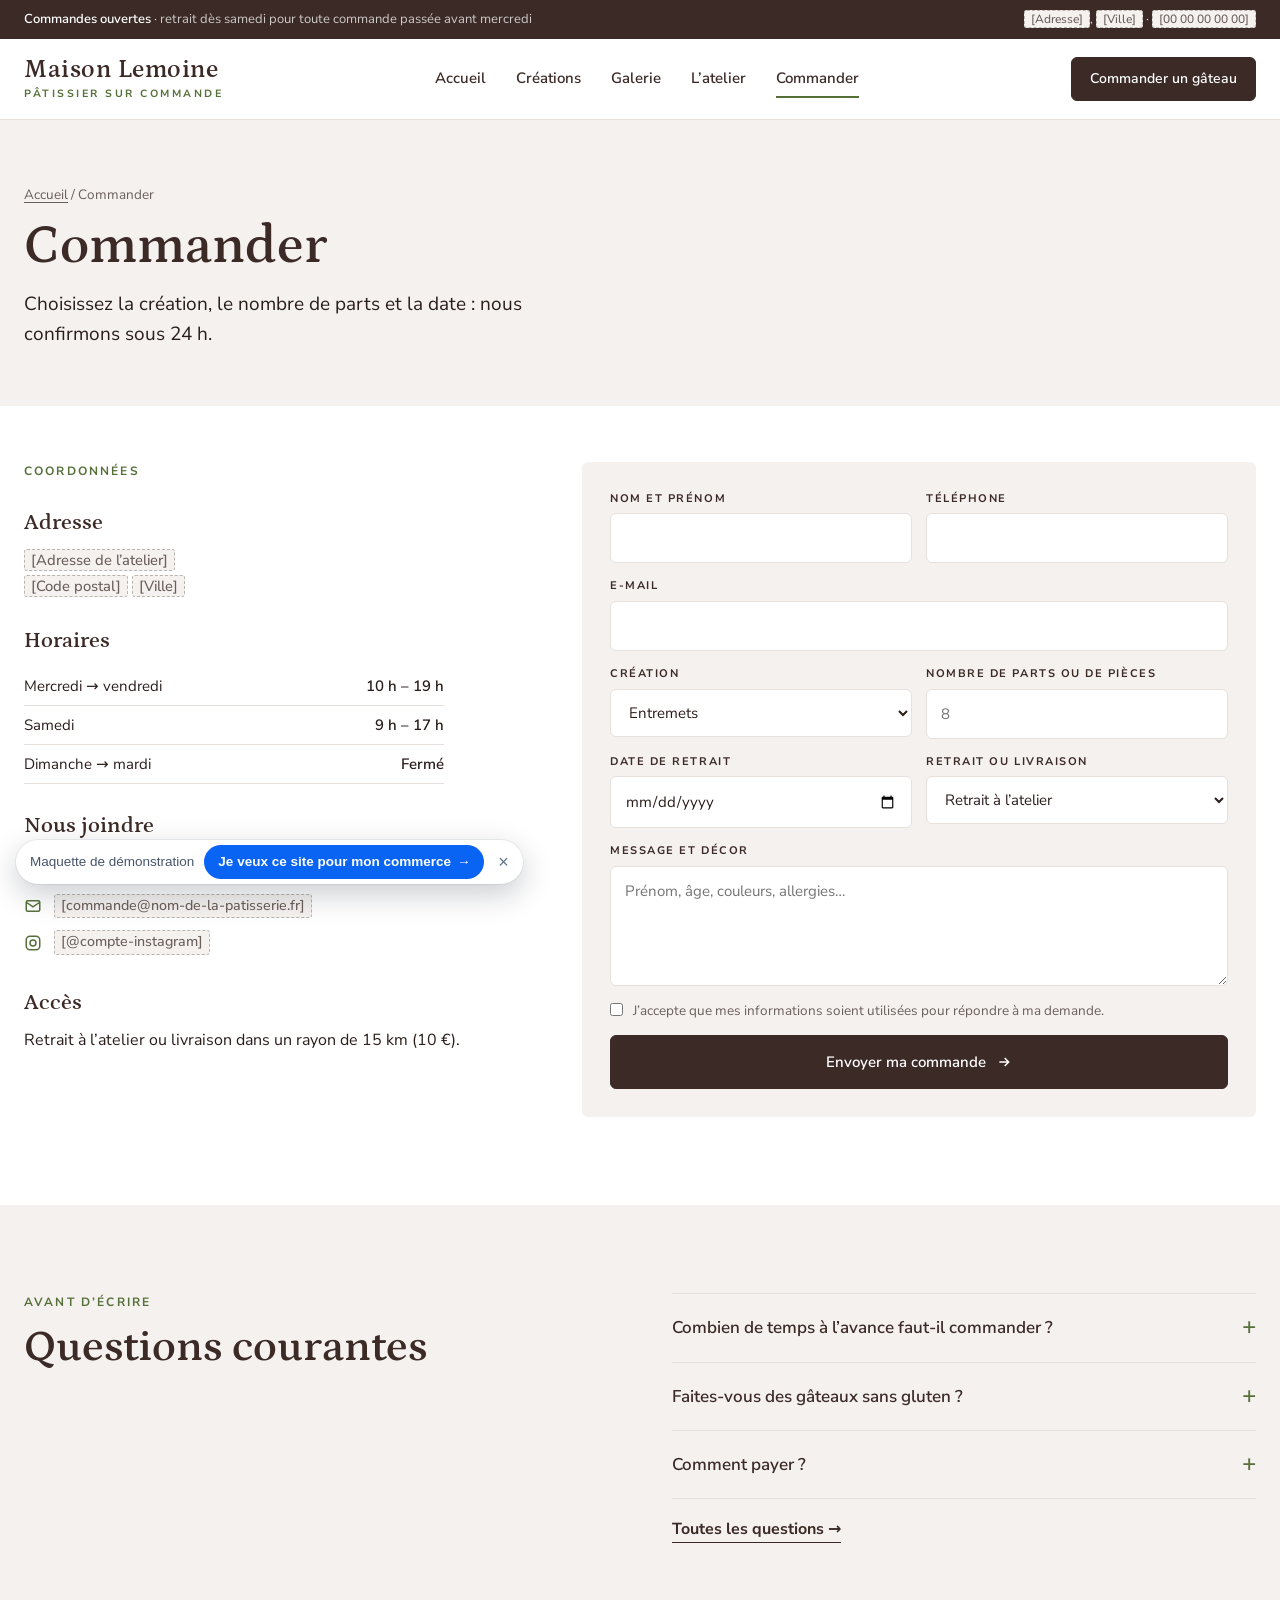
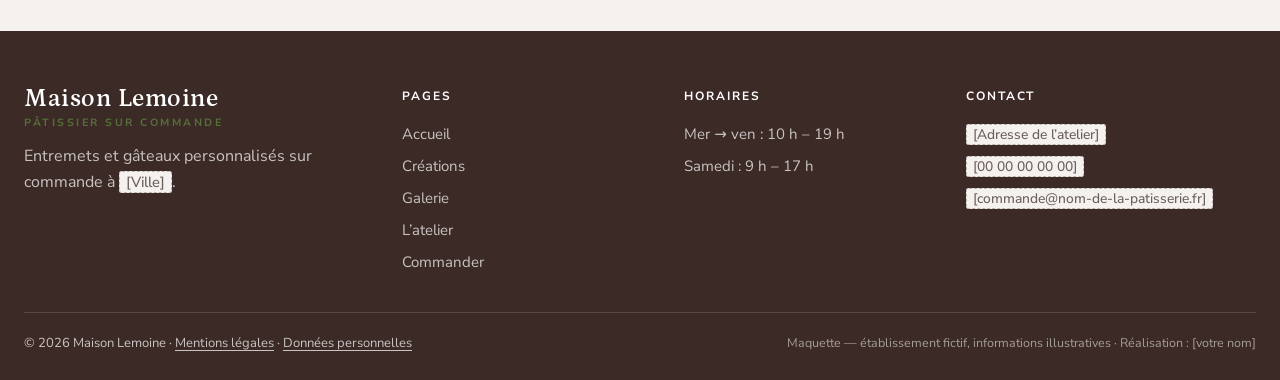
<file: complet/contact.html>
<!doctype html>
<html lang="fr">
<head>
<meta charset="utf-8">
<meta name="viewport" content="width=device-width, initial-scale=1">
<meta name="robots" content="noindex">
<title>Commander — Maison Lemoine (maquette Complet)</title>
<link rel="preconnect" href="https://fonts.googleapis.com"><link rel="preconnect" href="https://fonts.gstatic.com" crossorigin>
<link rel="stylesheet" href="https://fonts.googleapis.com/css2?family=Petrona:wght@500..800&family=Nunito+Sans:wght@400..700&display=swap">
<link rel="stylesheet" href="../kit/std.css">
<style>:root{--pri:#3B2A26;--pri-2:#55403A;--acc:#56703A;--soft:#F4F1EF;--ink:#2A1E1B;--muted:#6B5F5A;--line:#E7E1DD;--radius:6px;--fd:'Petrona';--fb:'Nunito Sans';--fdw:600}</style>
</head>
<body>
<div class="topbar wrap"><span><b>Commandes ouvertes</b> · retrait dès samedi pour toute commande passée avant mercredi</span><span><span class="ph">[Adresse]</span>, <span class="ph">[Ville]</span> · <a href="tel:+33000000000"><span class="ph">[00 00 00 00 00]</span></a></span></div>
<header class="hd wrap">
  <a class="logo" href="index.html"><b>Maison Lemoine</b><small>Pâtissier sur commande</small></a>
  <nav aria-label="Navigation principale"><a href="index.html">Accueil</a><a href="prestations.html">Créations</a><a href="realisations.html">Galerie</a><a href="a-propos.html">L’atelier</a><a href="contact.html" class="on" aria-current="page">Commander</a></nav>
  <div class="side"><a class="btn sm" href="contact.html#demande">Commander un gâteau</a><button class="burger" type="button" aria-label="Menu" aria-expanded="false"><i></i></button></div>
</header>
<nav class="mnav" aria-label="Menu mobile"><a href="index.html">Accueil</a><a href="prestations.html">Créations</a><a href="realisations.html">Galerie</a><a href="a-propos.html">L’atelier</a><a href="contact.html" class="on" aria-current="page">Commander</a><a class="btn" href="contact.html#demande">Commander un gâteau</a></nav>

<main>
<section class="ph-head wrap"><div class="crumb"><a href="index.html">Accueil</a> / Commander</div>
  <h1>Commander</h1><p class="lede">Choisissez la création, le nombre de parts et la date : nous confirmons sous 24 h.</p></section>
<section class="s wrap" style="padding-top:56px"><div class="contact">
  <div><div class="eyebrow">Coordonnées</div>
    <h3>Adresse</h3><p><span class="ph">[Adresse de l’atelier]</span><br><span class="ph">[Code postal]</span> <span class="ph">[Ville]</span></p>
    <h3>Horaires</h3><table class="hours"><tbody><tr><td>Mercredi → vendredi</td><td>10 h – 19 h</td></tr><tr><td>Samedi</td><td>9 h – 17 h</td></tr><tr><td>Dimanche → mardi</td><td>Fermé</td></tr></tbody></table>
    <h3>Nous joindre</h3><a class="cline" href="tel:+33000000000"><svg viewBox="0 0 24 24" fill="none" stroke="currentColor" stroke-width="2"><path d="M5 4h4l2 5-2.5 1.5a11 11 0 0 0 5 5L15 13l5 2v4a2 2 0 0 1-2 2A16 16 0 0 1 3 6a2 2 0 0 1 2-2"/></svg><span class="ph">[00 00 00 00 00]</span></a><a class="cline" href="mailto:commande@nom-de-la-patisserie.fr"><svg viewBox="0 0 24 24" fill="none" stroke="currentColor" stroke-width="2"><rect x="3" y="5" width="18" height="14" rx="2"/><path d="m3 7 9 6 9-6"/></svg><span class="ph">[commande@nom-de-la-patisserie.fr]</span></a><a class="cline" href="#" data-demo="Lien vers le compte Instagram à renseigner"><svg viewBox="0 0 24 24" fill="none" stroke="currentColor" stroke-width="2"><rect x="3" y="3" width="18" height="18" rx="5"/><circle cx="12" cy="12" r="4"/></svg><span class="ph">[@compte-instagram]</span></a>
    <h3>Accès</h3><p>Retrait à l’atelier ou livraison dans un rayon de 15 km (10 €).</p></div>
  <div id="demande" style="scroll-margin-top:110px"><form class="demo" novalidate>
        <div class="f"><label for="nom">Nom et prénom</label><input id="nom" name="nom" type="text" required></div><div class="f"><label for="tel">Téléphone</label><input id="tel" name="tel" type="tel" required></div><div class="f full"><label for="email">E-mail</label><input id="email" name="email" type="email" required></div><div class="f"><label for="creation">Création</label><select id="creation" name="creation"><option value="entremets">Entremets</option><option value="anniversaire">Gâteau d’anniversaire décoré</option><option value="tarte">Tarte aux fruits</option><option value="macarons">Macarons (à la pièce)</option><option value="buffet">Buffet sucré (à la pièce)</option><option value="wedding">Wedding cake (à la part)</option></select></div><div class="f"><label for="parts">Nombre de parts ou de pièces</label><input id="parts" name="parts" type="number" placeholder="8" min="1" inputmode="numeric"></div><div class="f"><label for="date">Date de retrait</label><input id="date" name="date" type="date" required></div><div class="f"><label for="retrait">Retrait ou livraison</label><select id="retrait" name="retrait"><option>Retrait à l’atelier</option><option>Livraison (15 km, 10 €)</option></select></div><div class="f full"><label for="message">Message et décor</label><textarea id="message" name="message" placeholder="Prénom, âge, couleurs, allergies…"></textarea></div>
        <label class="consent full"><input type="checkbox" name="rgpd" required> J’accepte que mes informations soient utilisées pour répondre à ma demande.</label>
        <button class="btn full" type="submit">Envoyer ma commande <svg viewBox="0 0 24 24" fill="none" stroke="currentColor" stroke-width="2.2"><path d="M5 12h14M13 6l6 6-6 6"/></svg></button>
      </form>
      <div class="sent" role="status"><h3>Commande envoyée</h3><p>Nous vous confirmons la commande et l’acompte sous 24 h. Récapitulatif :</p><dl></dl>
        <p class="small">Maquette de démonstration : aucune donnée n’est envoyée.</p><button class="btn line sm" type="button" data-reset>Faire une autre demande</button></div></div>
</div></section>
<section class="s soft wrap"><div class="two"><div><div class="eyebrow">Avant d’écrire</div><h2 class="t">Questions courantes</h2></div>
  <div class="faq"><details><summary>Combien de temps à l’avance faut-il commander ?</summary><p>Au moins 72 h, une semaine pour les gâteaux personnalisés et un mois pour les wedding cakes.</p></details><details><summary>Faites-vous des gâteaux sans gluten ?</summary><p>Certaines recettes s’adaptent : précisez-le dans votre commande, nous vous répondons.</p></details><details><summary>Comment payer ?</summary><p>Acompte de 30 % à la commande par carte ou virement, le solde au retrait.</p></details><p style="margin-top:18px"><a class="link" href="prestations.html#faq">Toutes les questions →</a></p></div></div></section>
</main>
<footer class="ft wrap">
  <div class="top">
    <div><a class="logo" href="index.html"><b>Maison Lemoine</b><small>Pâtissier sur commande</small></a><p style="margin-top:16px;max-width:290px">Entremets et gâteaux personnalisés sur commande à <span class="ph">[Ville]</span>.</p></div>
    <div><h4>Pages</h4><a class="l" href="index.html">Accueil</a><a class="l" href="prestations.html">Créations</a><a class="l" href="realisations.html">Galerie</a><a class="l" href="a-propos.html">L’atelier</a><a class="l" href="contact.html">Commander</a></div>
    <div><h4>Horaires</h4><span class="l">Mer → ven : 10 h – 19 h</span><span class="l">Samedi : 9 h – 17 h</span></div>
    <div><h4>Contact</h4><span class="l"><span class="ph">[Adresse de l’atelier]</span></span><a class="l" href="tel:+33000000000"><span class="ph">[00 00 00 00 00]</span></a><a class="l" href="mailto:commande@nom-de-la-patisserie.fr"><span class="ph">[commande@nom-de-la-patisserie.fr]</span></a></div>
  </div>
  <div class="bot"><span>© <span data-year></span> Maison Lemoine · <a href="mentions-legales.html">Mentions légales</a> · <a href="mentions-legales.html#donnees">Données personnelles</a></span><span class="demo-note">Maquette — établissement fictif, informations illustratives · Réalisation : [votre nom]</span></div>
</footer>
<script src="../kit/std.js"></script>
<script src="../kit/cta.js" data-secteur="patisserie" data-modele="complet" defer></script>
</body>
</html>
</file>
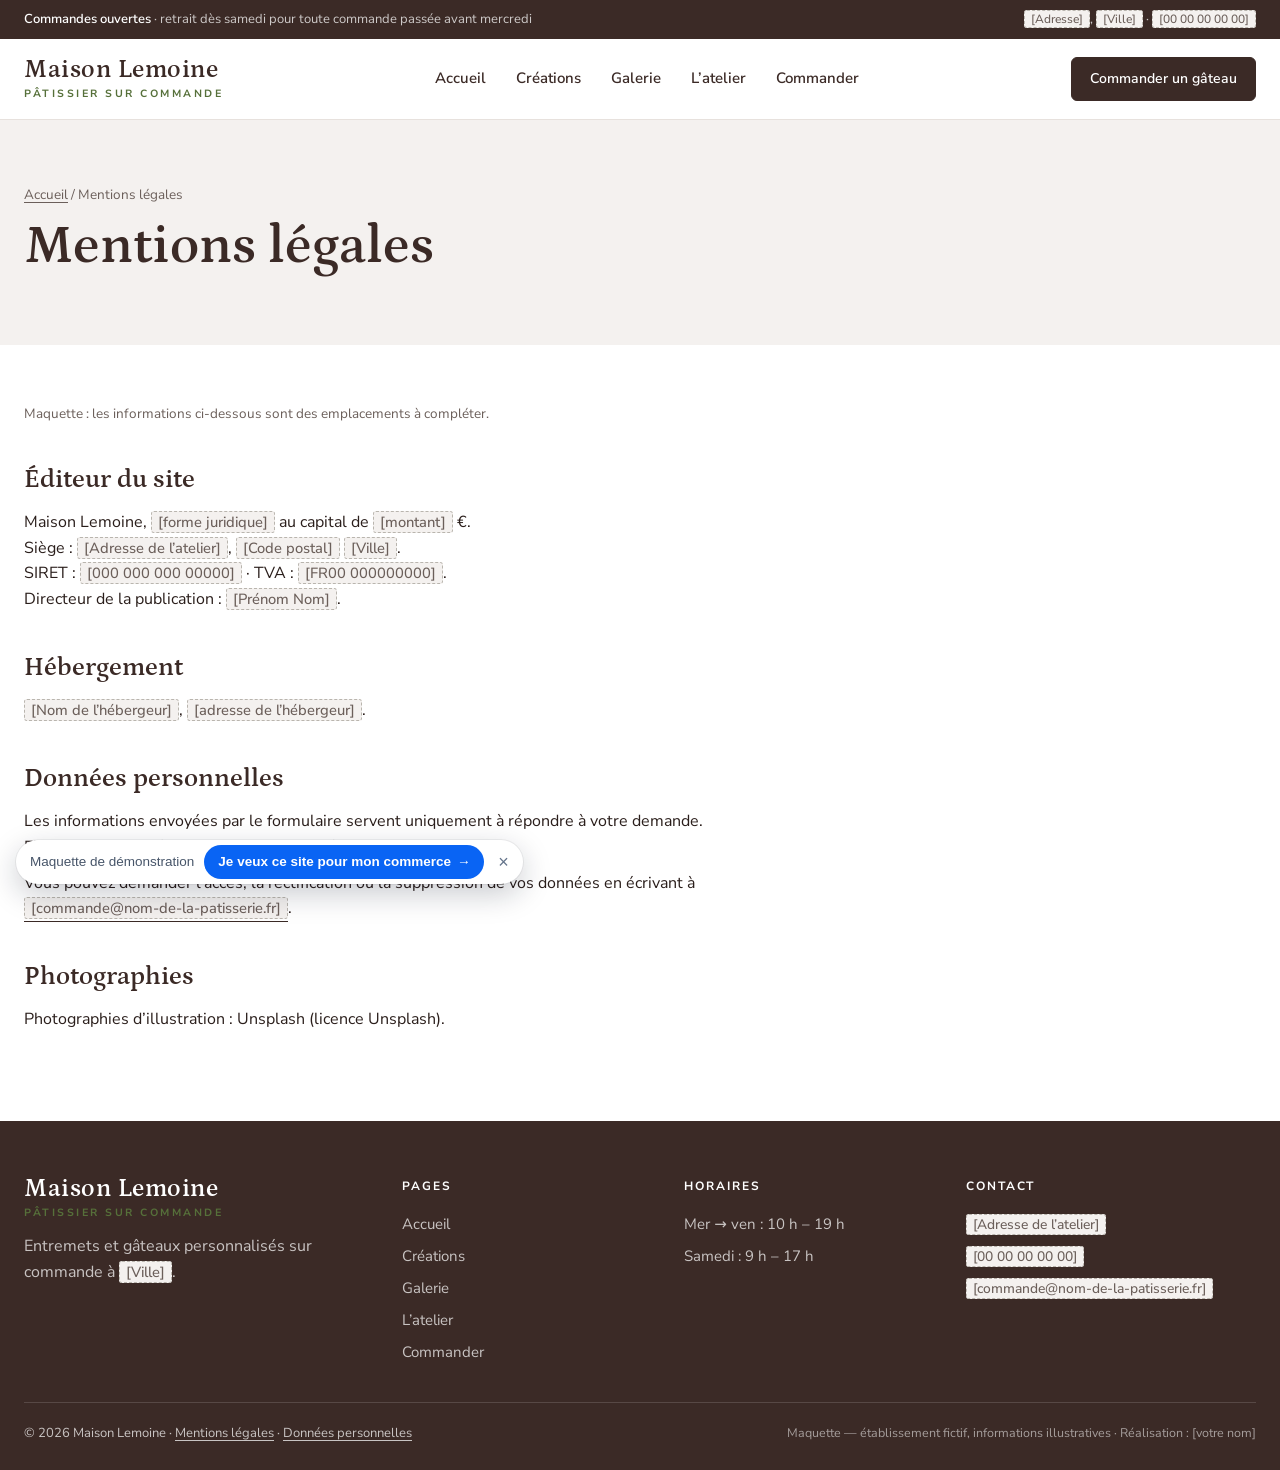
<file: complet/mentions-legales.html>
<!doctype html>
<html lang="fr">
<head>
<meta charset="utf-8">
<meta name="viewport" content="width=device-width, initial-scale=1">
<meta name="robots" content="noindex">
<title>Mentions légales — Maison Lemoine (maquette Complet)</title>
<link rel="preconnect" href="https://fonts.googleapis.com"><link rel="preconnect" href="https://fonts.gstatic.com" crossorigin>
<link rel="stylesheet" href="https://fonts.googleapis.com/css2?family=Petrona:wght@500..800&family=Nunito+Sans:wght@400..700&display=swap">
<link rel="stylesheet" href="../kit/std.css">
<style>:root{--pri:#3B2A26;--pri-2:#55403A;--acc:#56703A;--soft:#F4F1EF;--ink:#2A1E1B;--muted:#6B5F5A;--line:#E7E1DD;--radius:6px;--fd:'Petrona';--fb:'Nunito Sans';--fdw:600}</style>
</head>
<body>
<div class="topbar wrap"><span><b>Commandes ouvertes</b> · retrait dès samedi pour toute commande passée avant mercredi</span><span><span class="ph">[Adresse]</span>, <span class="ph">[Ville]</span> · <a href="tel:+33000000000"><span class="ph">[00 00 00 00 00]</span></a></span></div>
<header class="hd wrap">
  <a class="logo" href="index.html"><b>Maison Lemoine</b><small>Pâtissier sur commande</small></a>
  <nav aria-label="Navigation principale"><a href="index.html">Accueil</a><a href="prestations.html">Créations</a><a href="realisations.html">Galerie</a><a href="a-propos.html">L’atelier</a><a href="contact.html">Commander</a></nav>
  <div class="side"><a class="btn sm" href="contact.html#demande">Commander un gâteau</a><button class="burger" type="button" aria-label="Menu" aria-expanded="false"><i></i></button></div>
</header>
<nav class="mnav" aria-label="Menu mobile"><a href="index.html">Accueil</a><a href="prestations.html">Créations</a><a href="realisations.html">Galerie</a><a href="a-propos.html">L’atelier</a><a href="contact.html">Commander</a><a class="btn" href="contact.html#demande">Commander un gâteau</a></nav>

<main><section class="ph-head wrap"><div class="crumb"><a href="index.html">Accueil</a> / Mentions légales</div><h1>Mentions légales</h1></section>
<section class="s wrap legal" style="padding-top:48px">
  <p class="small">Maquette : les informations ci-dessous sont des emplacements à compléter.</p>
  <h2>Éditeur du site</h2><p>Maison Lemoine, <span class="ph">[forme juridique]</span> au capital de <span class="ph">[montant]</span> €.<br>Siège : <span class="ph">[Adresse de l’atelier]</span>, <span class="ph">[Code postal]</span> <span class="ph">[Ville]</span>.<br>SIRET : <span class="ph">[000 000 000 00000]</span> · TVA : <span class="ph">[FR00 000000000]</span>.<br>Directeur de la publication : <span class="ph">[Prénom Nom]</span>.</p>
  <h2>Hébergement</h2><p><span class="ph">[Nom de l’hébergeur]</span>, <span class="ph">[adresse de l’hébergeur]</span>.</p>
  <h2 id="donnees">Données personnelles</h2><p>Les informations envoyées par le formulaire servent uniquement à répondre à votre demande. Elles sont conservées trois ans au plus après le dernier contact.</p>
  <p>Vous pouvez demander l’accès, la rectification ou la suppression de vos données en écrivant à <a class="link" href="mailto:commande@nom-de-la-patisserie.fr"><span class="ph">[commande@nom-de-la-patisserie.fr]</span></a>.</p>
  <h2>Photographies</h2><p>Photographies d’illustration : Unsplash (licence Unsplash).</p>
</section></main>
<footer class="ft wrap">
  <div class="top">
    <div><a class="logo" href="index.html"><b>Maison Lemoine</b><small>Pâtissier sur commande</small></a><p style="margin-top:16px;max-width:290px">Entremets et gâteaux personnalisés sur commande à <span class="ph">[Ville]</span>.</p></div>
    <div><h4>Pages</h4><a class="l" href="index.html">Accueil</a><a class="l" href="prestations.html">Créations</a><a class="l" href="realisations.html">Galerie</a><a class="l" href="a-propos.html">L’atelier</a><a class="l" href="contact.html">Commander</a></div>
    <div><h4>Horaires</h4><span class="l">Mer → ven : 10 h – 19 h</span><span class="l">Samedi : 9 h – 17 h</span></div>
    <div><h4>Contact</h4><span class="l"><span class="ph">[Adresse de l’atelier]</span></span><a class="l" href="tel:+33000000000"><span class="ph">[00 00 00 00 00]</span></a><a class="l" href="mailto:commande@nom-de-la-patisserie.fr"><span class="ph">[commande@nom-de-la-patisserie.fr]</span></a></div>
  </div>
  <div class="bot"><span>© <span data-year></span> Maison Lemoine · <a href="mentions-legales.html">Mentions légales</a> · <a href="mentions-legales.html#donnees">Données personnelles</a></span><span class="demo-note">Maquette — établissement fictif, informations illustratives · Réalisation : [votre nom]</span></div>
</footer>
<script src="../kit/std.js"></script>
<script src="../kit/cta.js" data-secteur="patisserie" data-modele="complet" defer></script>
</body>
</html>
</file>
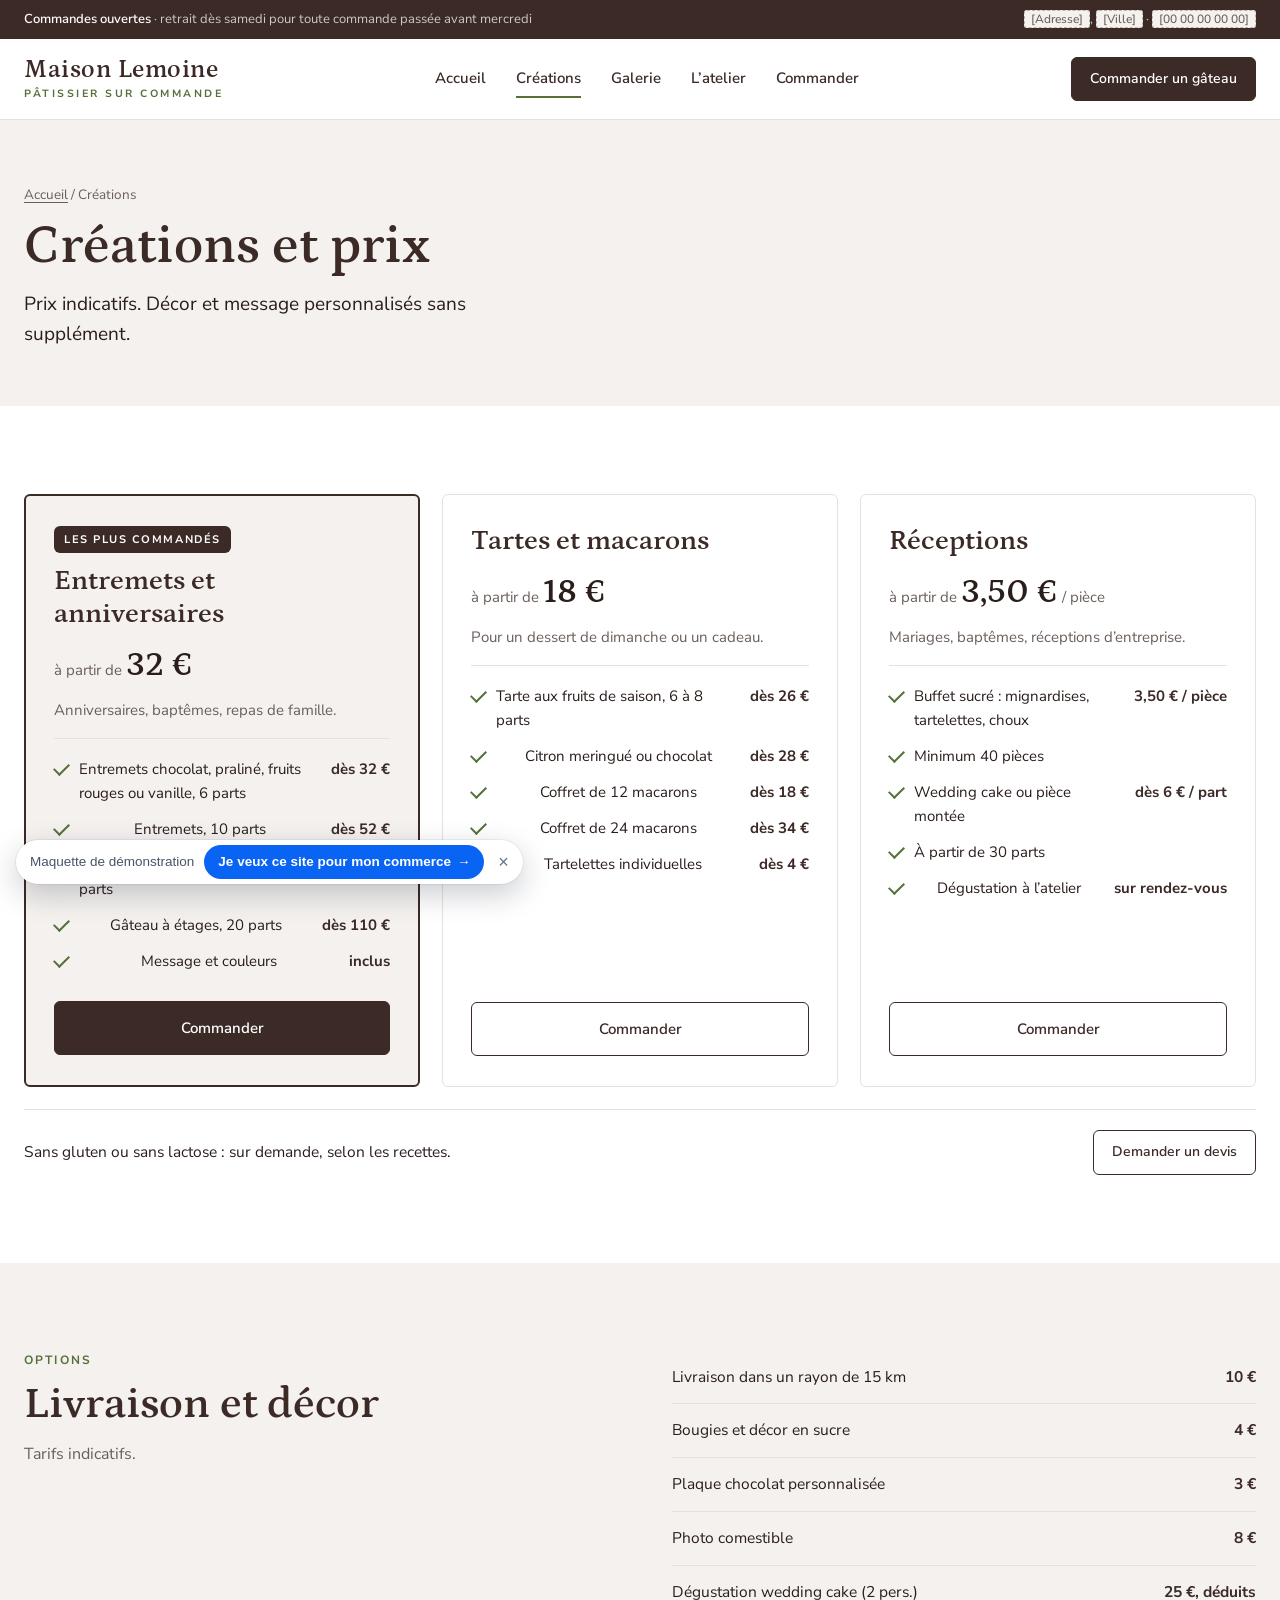
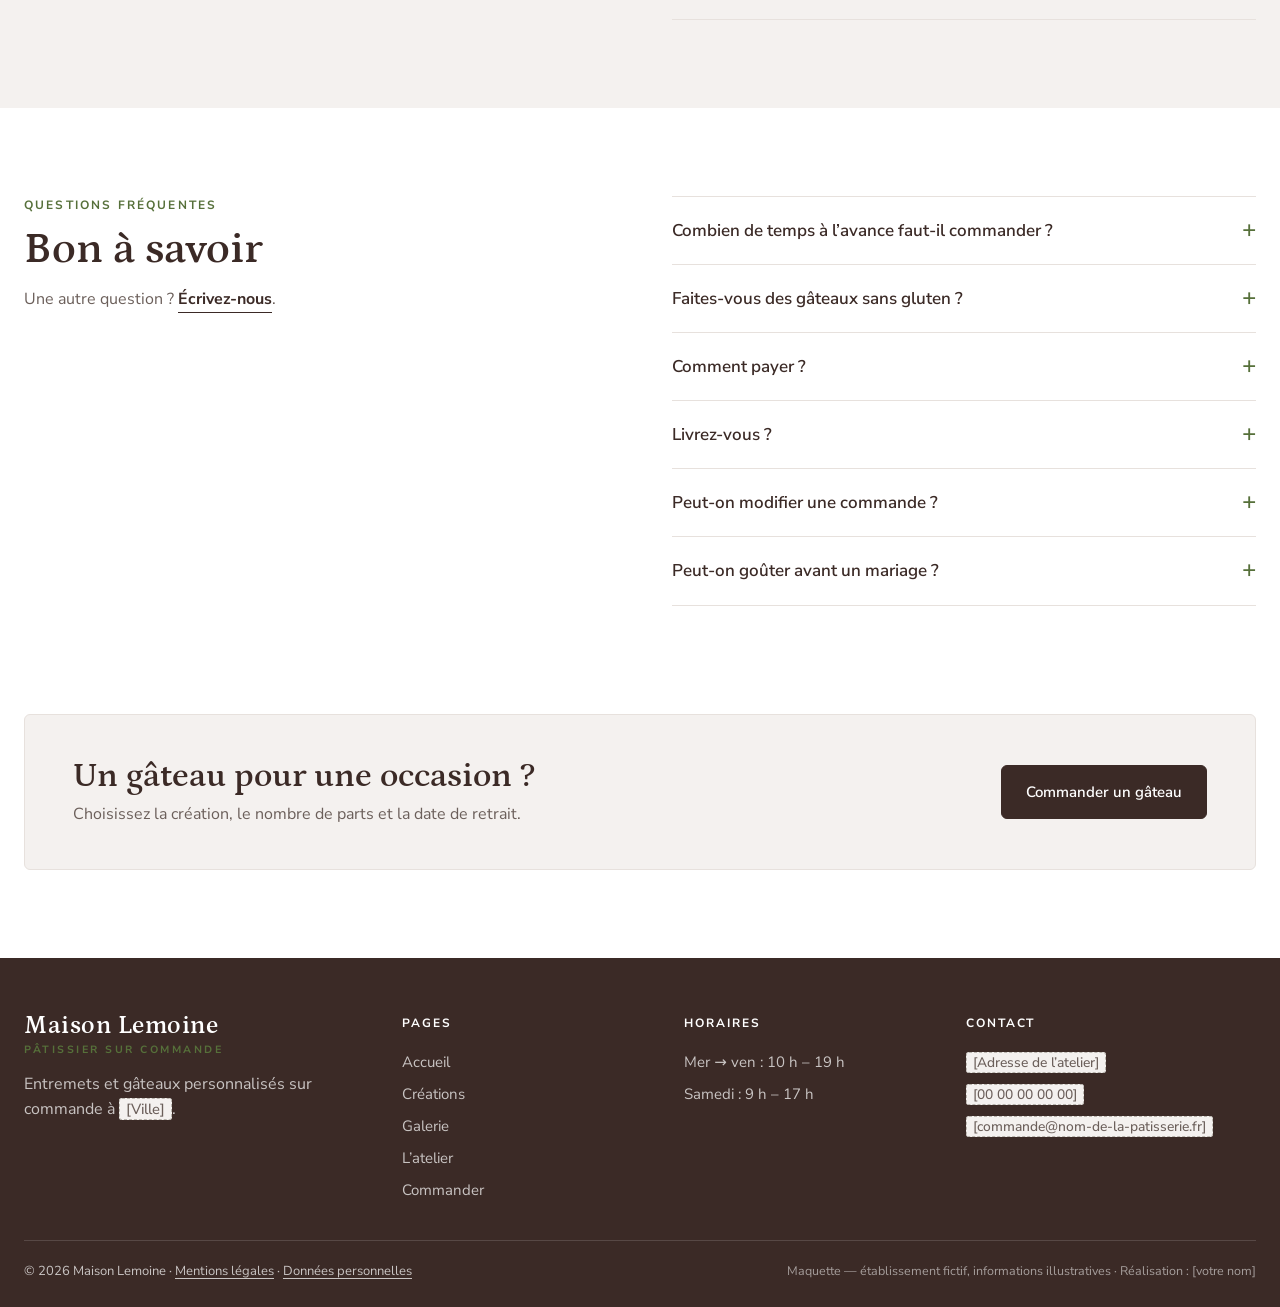
<file: complet/prestations.html>
<!doctype html>
<html lang="fr">
<head>
<meta charset="utf-8">
<meta name="viewport" content="width=device-width, initial-scale=1">
<meta name="robots" content="noindex">
<title>Créations — Maison Lemoine (maquette Complet)</title>
<link rel="preconnect" href="https://fonts.googleapis.com"><link rel="preconnect" href="https://fonts.gstatic.com" crossorigin>
<link rel="stylesheet" href="https://fonts.googleapis.com/css2?family=Petrona:wght@500..800&family=Nunito+Sans:wght@400..700&display=swap">
<link rel="stylesheet" href="../kit/std.css">
<style>:root{--pri:#3B2A26;--pri-2:#55403A;--acc:#56703A;--soft:#F4F1EF;--ink:#2A1E1B;--muted:#6B5F5A;--line:#E7E1DD;--radius:6px;--fd:'Petrona';--fb:'Nunito Sans';--fdw:600}</style>
</head>
<body>
<div class="topbar wrap"><span><b>Commandes ouvertes</b> · retrait dès samedi pour toute commande passée avant mercredi</span><span><span class="ph">[Adresse]</span>, <span class="ph">[Ville]</span> · <a href="tel:+33000000000"><span class="ph">[00 00 00 00 00]</span></a></span></div>
<header class="hd wrap">
  <a class="logo" href="index.html"><b>Maison Lemoine</b><small>Pâtissier sur commande</small></a>
  <nav aria-label="Navigation principale"><a href="index.html">Accueil</a><a href="prestations.html" class="on" aria-current="page">Créations</a><a href="realisations.html">Galerie</a><a href="a-propos.html">L’atelier</a><a href="contact.html">Commander</a></nav>
  <div class="side"><a class="btn sm" href="contact.html#demande">Commander un gâteau</a><button class="burger" type="button" aria-label="Menu" aria-expanded="false"><i></i></button></div>
</header>
<nav class="mnav" aria-label="Menu mobile"><a href="index.html">Accueil</a><a href="prestations.html" class="on" aria-current="page">Créations</a><a href="realisations.html">Galerie</a><a href="a-propos.html">L’atelier</a><a href="contact.html">Commander</a><a class="btn" href="contact.html#demande">Commander un gâteau</a></nav>

<main>
<section class="ph-head wrap"><div class="crumb"><a href="index.html">Accueil</a> / Créations</div>
  <h1>Créations et prix</h1><p class="lede">Prix indicatifs. Décor et message personnalisés sans supplément.</p></section>
<section class="s wrap"><div class="plans"><article class="plan hl" id="entremets"><span class="tag">Les plus commandés</span><h2>Entremets et anniversaires</h2><div class="pr">à partir de <b>32 €</b></div><p class="for">Anniversaires, baptêmes, repas de famille.</p>
      <div class="list"><div class="check menu-l"><span>Entremets chocolat, praliné, fruits rouges ou vanille, 6 parts</span><em>dès 32 €</em></div><div class="check menu-l"><span>Entremets, 10 parts</span><em>dès 52 €</em></div><div class="check menu-l"><span>Gâteau d’anniversaire décoré, 8 parts</span><em>dès 45 €</em></div><div class="check menu-l"><span>Gâteau à étages, 20 parts</span><em>dès 110 €</em></div><div class="check menu-l"><span>Message et couleurs</span><em>inclus</em></div></div><a class="btn" href="contact.html?creation=entremets#demande">Commander</a></article><article class="plan" id="tarte"><h2>Tartes et macarons</h2><div class="pr">à partir de <b>18 €</b></div><p class="for">Pour un dessert de dimanche ou un cadeau.</p>
      <div class="list"><div class="check menu-l"><span>Tarte aux fruits de saison, 6 à 8 parts</span><em>dès 26 €</em></div><div class="check menu-l"><span>Citron meringué ou chocolat</span><em>dès 28 €</em></div><div class="check menu-l"><span>Coffret de 12 macarons</span><em>dès 18 €</em></div><div class="check menu-l"><span>Coffret de 24 macarons</span><em>dès 34 €</em></div><div class="check menu-l"><span>Tartelettes individuelles</span><em>dès 4 €</em></div></div><a class="btn line" href="contact.html?creation=tarte#demande">Commander</a></article><article class="plan" id="buffet"><h2>Réceptions</h2><div class="pr">à partir de <b>3,50 €</b> / pièce</div><p class="for">Mariages, baptêmes, réceptions d’entreprise.</p>
      <div class="list"><div class="check menu-l"><span>Buffet sucré : mignardises, tartelettes, choux</span><em>3,50 € / pièce</em></div><div class="check">Minimum 40 pièces</div><div class="check menu-l"><span>Wedding cake ou pièce montée</span><em>dès 6 € / part</em></div><div class="check">À partir de 30 parts</div><div class="check menu-l"><span>Dégustation à l’atelier</span><em>sur rendez-vous</em></div></div><a class="btn line" href="contact.html?creation=buffet#demande">Commander</a></article></div>
  <div class="note"><span>Sans gluten ou sans lactose : sur demande, selon les recettes.</span><a class="btn line sm" href="contact.html#demande">Demander un devis</a></div></section>
<section class="s soft wrap"><div class="two">
  <div><div class="eyebrow">Options</div><h2 class="t">Livraison et décor</h2><p class="muted" style="margin-top:14px">Tarifs indicatifs.</p></div>
  <table class="opts"><tbody><tr><td>Livraison dans un rayon de 15 km</td><td>10 €</td></tr><tr><td>Bougies et décor en sucre</td><td>4 €</td></tr><tr><td>Plaque chocolat personnalisée</td><td>3 €</td></tr><tr><td>Photo comestible</td><td>8 €</td></tr><tr><td>Dégustation wedding cake (2 pers.)</td><td>25 €, déduits</td></tr></tbody></table></div></section>
<section class="s wrap"><div class="two">
  <div><div class="eyebrow">Questions fréquentes</div><h2 class="t">Bon à savoir</h2><p class="muted" style="margin-top:14px">Une autre question ? <a class="link" href="contact.html#demande">Écrivez-nous</a>.</p></div>
  <div class="faq" id="faq"><details><summary>Combien de temps à l’avance faut-il commander ?</summary><p>Au moins 72 h, une semaine pour les gâteaux personnalisés et un mois pour les wedding cakes.</p></details><details><summary>Faites-vous des gâteaux sans gluten ?</summary><p>Certaines recettes s’adaptent : précisez-le dans votre commande, nous vous répondons.</p></details><details><summary>Comment payer ?</summary><p>Acompte de 30 % à la commande par carte ou virement, le solde au retrait.</p></details><details><summary>Livrez-vous ?</summary><p>Oui, dans un rayon de 15 km pour 10 €, du mercredi au samedi.</p></details><details><summary>Peut-on modifier une commande ?</summary><p>Oui, jusqu’à 48 h avant le retrait.</p></details><details><summary>Peut-on goûter avant un mariage ?</summary><p>Oui, dégustation à l’atelier sur rendez-vous, déduite de la commande.</p></details></div></div></section>
<section class="s wrap" style="padding-top:20px"><div class="band"><div><h2>Un gâteau pour une occasion ?</h2><p>Choisissez la création, le nombre de parts et la date de retrait.</p></div><a class="btn" href="contact.html#demande">Commander un gâteau</a></div></section>
</main>
<footer class="ft wrap">
  <div class="top">
    <div><a class="logo" href="index.html"><b>Maison Lemoine</b><small>Pâtissier sur commande</small></a><p style="margin-top:16px;max-width:290px">Entremets et gâteaux personnalisés sur commande à <span class="ph">[Ville]</span>.</p></div>
    <div><h4>Pages</h4><a class="l" href="index.html">Accueil</a><a class="l" href="prestations.html">Créations</a><a class="l" href="realisations.html">Galerie</a><a class="l" href="a-propos.html">L’atelier</a><a class="l" href="contact.html">Commander</a></div>
    <div><h4>Horaires</h4><span class="l">Mer → ven : 10 h – 19 h</span><span class="l">Samedi : 9 h – 17 h</span></div>
    <div><h4>Contact</h4><span class="l"><span class="ph">[Adresse de l’atelier]</span></span><a class="l" href="tel:+33000000000"><span class="ph">[00 00 00 00 00]</span></a><a class="l" href="mailto:commande@nom-de-la-patisserie.fr"><span class="ph">[commande@nom-de-la-patisserie.fr]</span></a></div>
  </div>
  <div class="bot"><span>© <span data-year></span> Maison Lemoine · <a href="mentions-legales.html">Mentions légales</a> · <a href="mentions-legales.html#donnees">Données personnelles</a></span><span class="demo-note">Maquette — établissement fictif, informations illustratives · Réalisation : [votre nom]</span></div>
</footer>
<script src="../kit/std.js"></script>
<script src="../kit/cta.js" data-secteur="patisserie" data-modele="complet" defer></script>
</body>
</html>
</file>
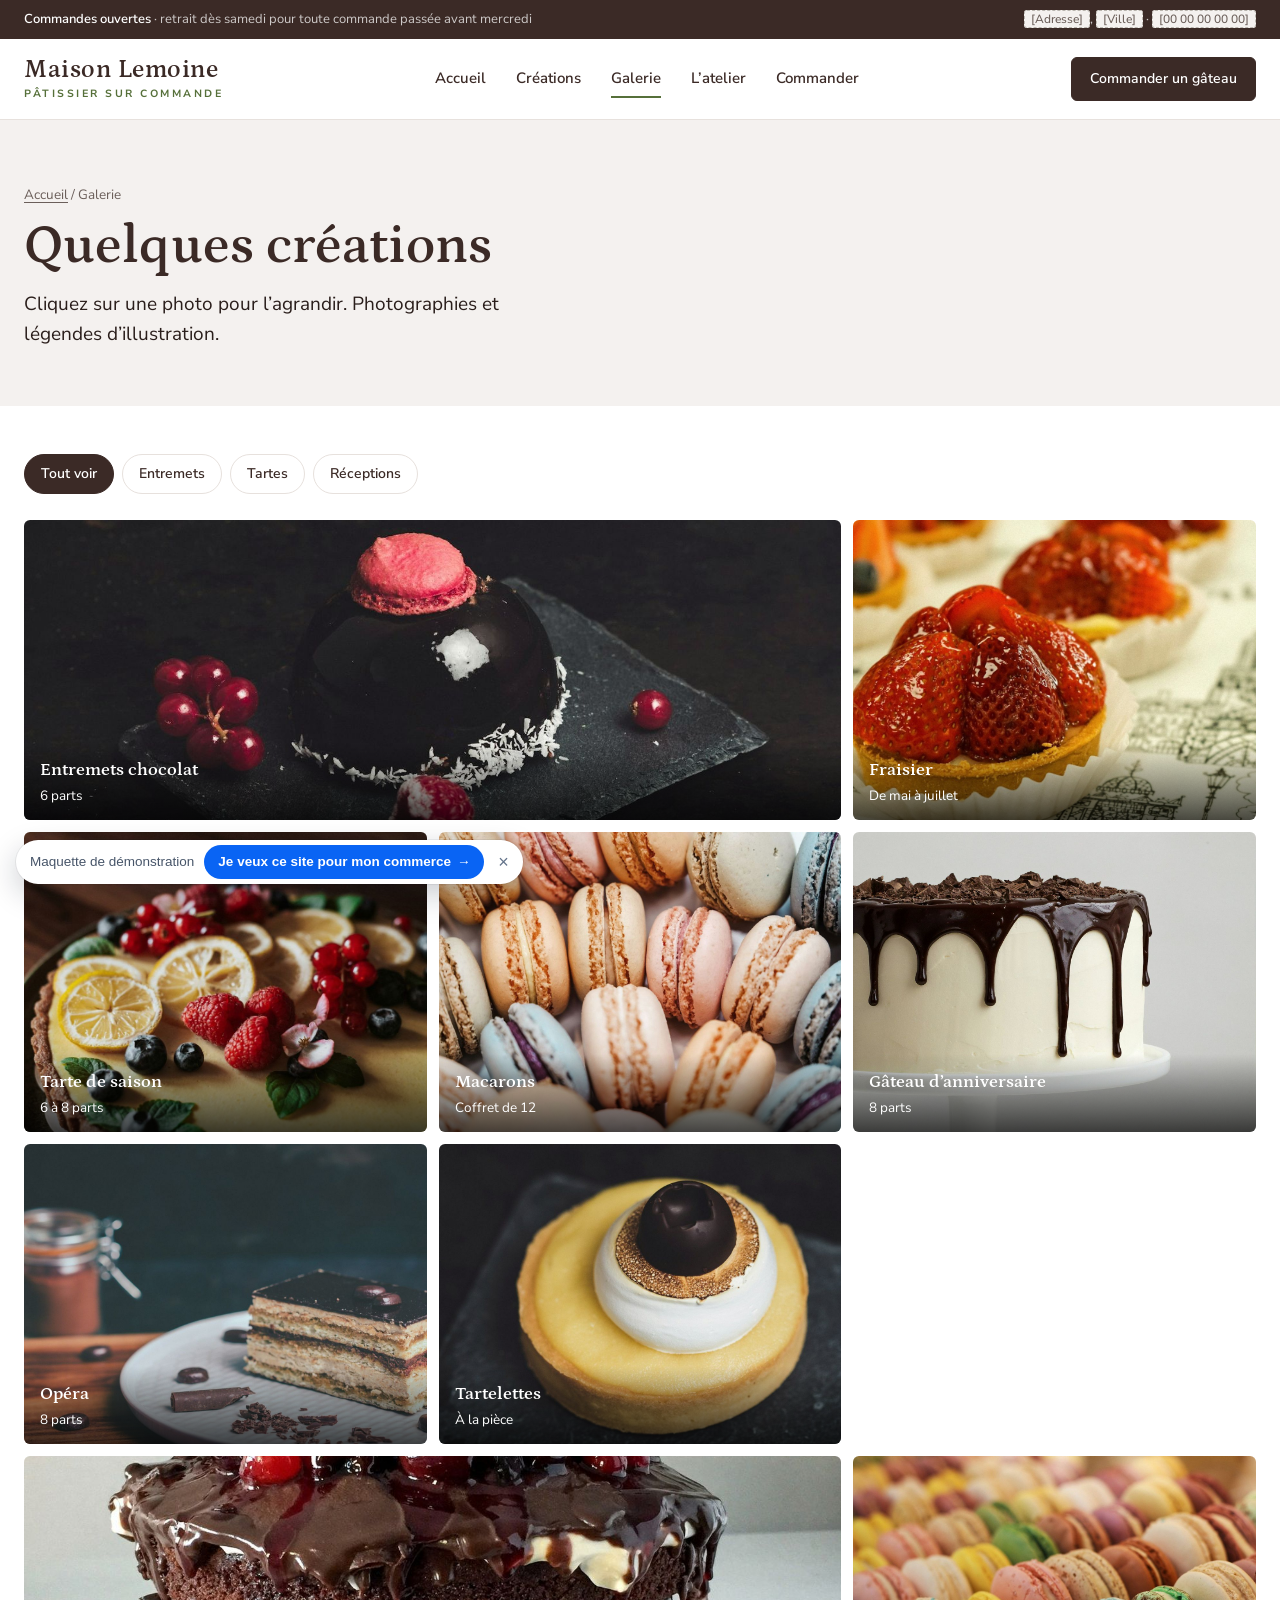
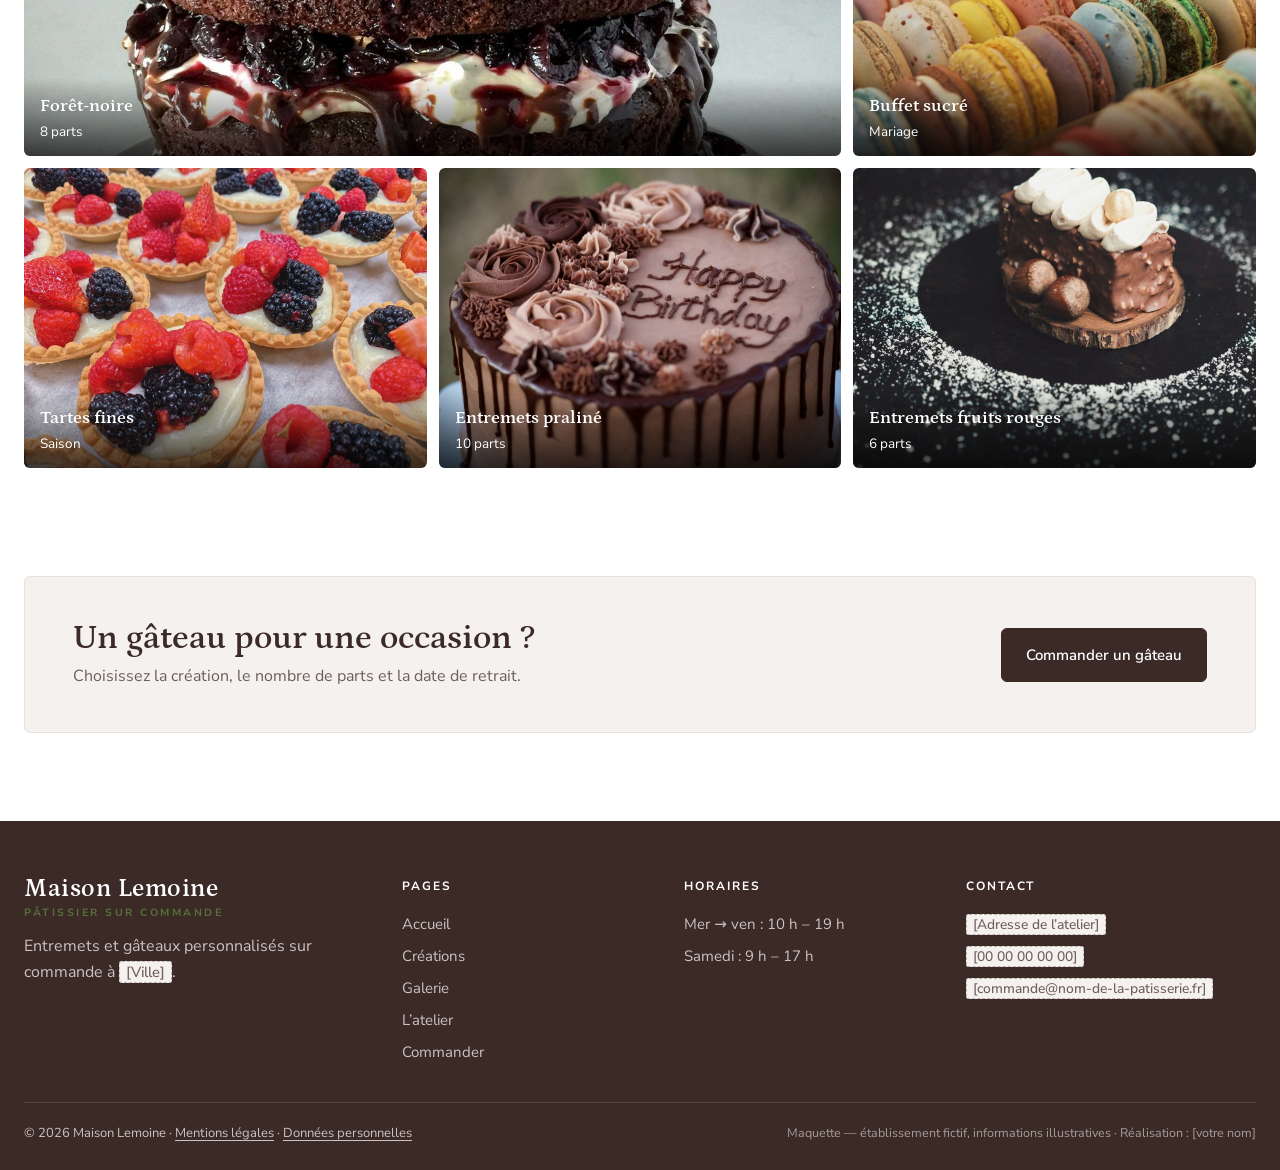
<file: complet/realisations.html>
<!doctype html>
<html lang="fr">
<head>
<meta charset="utf-8">
<meta name="viewport" content="width=device-width, initial-scale=1">
<meta name="robots" content="noindex">
<title>Galerie — Maison Lemoine (maquette Complet)</title>
<link rel="preconnect" href="https://fonts.googleapis.com"><link rel="preconnect" href="https://fonts.gstatic.com" crossorigin>
<link rel="stylesheet" href="https://fonts.googleapis.com/css2?family=Petrona:wght@500..800&family=Nunito+Sans:wght@400..700&display=swap">
<link rel="stylesheet" href="../kit/std.css">
<style>:root{--pri:#3B2A26;--pri-2:#55403A;--acc:#56703A;--soft:#F4F1EF;--ink:#2A1E1B;--muted:#6B5F5A;--line:#E7E1DD;--radius:6px;--fd:'Petrona';--fb:'Nunito Sans';--fdw:600}</style>
</head>
<body>
<div class="topbar wrap"><span><b>Commandes ouvertes</b> · retrait dès samedi pour toute commande passée avant mercredi</span><span><span class="ph">[Adresse]</span>, <span class="ph">[Ville]</span> · <a href="tel:+33000000000"><span class="ph">[00 00 00 00 00]</span></a></span></div>
<header class="hd wrap">
  <a class="logo" href="index.html"><b>Maison Lemoine</b><small>Pâtissier sur commande</small></a>
  <nav aria-label="Navigation principale"><a href="index.html">Accueil</a><a href="prestations.html">Créations</a><a href="realisations.html" class="on" aria-current="page">Galerie</a><a href="a-propos.html">L’atelier</a><a href="contact.html">Commander</a></nav>
  <div class="side"><a class="btn sm" href="contact.html#demande">Commander un gâteau</a><button class="burger" type="button" aria-label="Menu" aria-expanded="false"><i></i></button></div>
</header>
<nav class="mnav" aria-label="Menu mobile"><a href="index.html">Accueil</a><a href="prestations.html">Créations</a><a href="realisations.html" class="on" aria-current="page">Galerie</a><a href="a-propos.html">L’atelier</a><a href="contact.html">Commander</a><a class="btn" href="contact.html#demande">Commander un gâteau</a></nav>

<main>
<section class="ph-head wrap"><div class="crumb"><a href="index.html">Accueil</a> / Galerie</div>
  <h1>Quelques créations</h1><p class="lede">Cliquez sur une photo pour l’agrandir. Photographies et légendes d’illustration.</p></section>
<section class="s wrap" style="padding-top:48px"><div class="filters" role="group" aria-label="Filtrer"><button type="button" data-cat="all" aria-pressed="true">Tout voir</button><button type="button" data-cat="Entremets" aria-pressed="false">Entremets</button><button type="button" data-cat="Tartes" aria-pressed="false">Tartes</button><button type="button" data-cat="Réceptions" aria-pressed="false">Réceptions</button></div><div class="grid-g"><figure class="w" data-cat="Entremets" data-full="../img/l-entremet.jpg" style="background-image:url(../img/l-entremet.jpg)"><figcaption><b>Entremets chocolat</b>6 parts</figcaption></figure><figure data-cat="Entremets" data-full="../img/l-fraises.jpg" style="background-image:url(../img/l-fraises.jpg)"><figcaption><b>Fraisier</b>De mai à juillet</figcaption></figure><figure data-cat="Tartes" data-full="../img/l-tarte.jpg" style="background-image:url(../img/l-tarte.jpg)"><figcaption><b>Tarte de saison</b>6 à 8 parts</figcaption></figure><figure data-cat="Réceptions" data-full="../img/l-macarons.jpg" style="background-image:url(../img/l-macarons.jpg)"><figcaption><b>Macarons</b>Coffret de 12</figcaption></figure><figure data-cat="Entremets" data-full="../img/l-drip.jpg" style="background-image:url(../img/l-drip.jpg)"><figcaption><b>Gâteau d’anniversaire</b>8 parts</figcaption></figure><figure data-cat="Entremets" data-full="../img/l-opera.jpg" style="background-image:url(../img/l-opera.jpg)"><figcaption><b>Opéra</b>8 parts</figcaption></figure><figure data-cat="Tartes" data-full="../img/l-tartelette.jpg" style="background-image:url(../img/l-tartelette.jpg)"><figcaption><b>Tartelettes</b>À la pièce</figcaption></figure><figure class="w" data-cat="Entremets" data-full="../img/l-foret.jpg" style="background-image:url(../img/l-foret.jpg)"><figcaption><b>Forêt-noire</b>8 parts</figcaption></figure><figure data-cat="Réceptions" data-full="../img/l-macarons2.jpg" style="background-image:url(../img/l-macarons2.jpg)"><figcaption><b>Buffet sucré</b>Mariage</figcaption></figure><figure data-cat="Tartes" data-full="../img/l-tartes2.jpg" style="background-image:url(../img/l-tartes2.jpg)"><figcaption><b>Tartes fines</b>Saison</figcaption></figure><figure data-cat="Entremets" data-full="../img/l-choco.jpg" style="background-image:url(../img/l-choco.jpg)"><figcaption><b>Entremets praliné</b>10 parts</figcaption></figure><figure data-cat="Entremets" data-full="../img/l-entremet2.jpg" style="background-image:url(../img/l-entremet2.jpg)"><figcaption><b>Entremets fruits rouges</b>6 parts</figcaption></figure></div></section>
<section class="s wrap" style="padding-top:20px"><div class="band"><div><h2>Un gâteau pour une occasion ?</h2><p>Choisissez la création, le nombre de parts et la date de retrait.</p></div><a class="btn" href="contact.html#demande">Commander un gâteau</a></div></section>
</main>
<footer class="ft wrap">
  <div class="top">
    <div><a class="logo" href="index.html"><b>Maison Lemoine</b><small>Pâtissier sur commande</small></a><p style="margin-top:16px;max-width:290px">Entremets et gâteaux personnalisés sur commande à <span class="ph">[Ville]</span>.</p></div>
    <div><h4>Pages</h4><a class="l" href="index.html">Accueil</a><a class="l" href="prestations.html">Créations</a><a class="l" href="realisations.html">Galerie</a><a class="l" href="a-propos.html">L’atelier</a><a class="l" href="contact.html">Commander</a></div>
    <div><h4>Horaires</h4><span class="l">Mer → ven : 10 h – 19 h</span><span class="l">Samedi : 9 h – 17 h</span></div>
    <div><h4>Contact</h4><span class="l"><span class="ph">[Adresse de l’atelier]</span></span><a class="l" href="tel:+33000000000"><span class="ph">[00 00 00 00 00]</span></a><a class="l" href="mailto:commande@nom-de-la-patisserie.fr"><span class="ph">[commande@nom-de-la-patisserie.fr]</span></a></div>
  </div>
  <div class="bot"><span>© <span data-year></span> Maison Lemoine · <a href="mentions-legales.html">Mentions légales</a> · <a href="mentions-legales.html#donnees">Données personnelles</a></span><span class="demo-note">Maquette — établissement fictif, informations illustratives · Réalisation : [votre nom]</span></div>
</footer>
<script src="../kit/std.js"></script>
<script src="../kit/cta.js" data-secteur="patisserie" data-modele="complet" defer></script>
</body>
</html>
</file>
<file: kit/std.css>
/* Socle commun des formules Essentiel et Complet. Chaque site définit ses couleurs et polices dans :root. */
*{box-sizing:border-box;margin:0;padding:0}
html{scroll-behavior:smooth;scroll-padding-top:90px}
body{background:#fff;color:var(--ink);font-family:var(--fb),system-ui,sans-serif;font-size:16px;line-height:1.6;-webkit-font-smoothing:antialiased}
img{display:block;max-width:100%}
a{color:inherit;text-decoration:none}
button,input,select,textarea{font:inherit;color:inherit}
:root{--gut:max(24px,calc((100vw - 1240px) / 2));--r:var(--radius,2px)}
.wrap{padding-left:var(--gut);padding-right:var(--gut)}

/* typographie */
.eyebrow{font-size:12px;letter-spacing:.18em;text-transform:uppercase;font-weight:700;color:var(--acc)}
h1,h2,h3,.disp{font-family:var(--fd),Georgia,serif;font-weight:var(--fdw,400);letter-spacing:var(--fdls,0)}
h1{font-size:clamp(38px,5.2vw,64px);line-height:1.06;color:var(--pri);margin:16px 0 22px}
h2.t{font-size:clamp(30px,3.6vw,44px);line-height:1.1;color:var(--pri);margin-top:10px}
.lede{font-size:clamp(17px,1.5vw,19px);line-height:1.6;color:var(--ink-2,var(--ink));max-width:540px}
.muted{color:var(--muted)}
.small{font-size:13.5px;color:var(--muted)}
.ph{color:var(--muted);background:var(--soft);border:1px dashed var(--line-2,#B9B5AE);border-radius:3px;padding:0 6px;font-size:.92em;white-space:nowrap;font-family:var(--fb);letter-spacing:0;text-transform:none;font-weight:500}
h1 .ph{font-size:.5em;vertical-align:middle}

/* boutons */
.btn{display:inline-flex;align-items:center;justify-content:center;gap:10px;background:var(--btn,var(--pri));color:var(--on-btn,var(--on-pri,#fff));font-weight:600;font-size:15px;padding:14px 24px;border-radius:var(--btn-r,var(--r));border:1px solid var(--btn,var(--pri));cursor:pointer;white-space:nowrap;transition:background .2s,color .2s,border-color .2s}
.btn:hover{background:var(--btn-2,var(--pri-2));border-color:var(--btn-2,var(--pri-2))}
.btn svg{width:16px;height:16px}
.btn.line{background:transparent;color:var(--pri);border-color:var(--pri)}
.btn.line:hover{background:var(--pri);color:var(--on-pri,#fff)}
.btn.acc{background:var(--acc);border-color:var(--acc);color:var(--on-acc,#fff)}
.btn.acc:hover{filter:brightness(.92)}
.btn.light{background:#fff;border-color:#fff;color:var(--pri)}
.btn.light:hover{background:var(--soft)}
.btn.sm{padding:10px 18px;font-size:14px}
.btn.block{width:100%}
.link{font-weight:700;color:var(--pri);border-bottom:1px solid currentColor;padding-bottom:2px}
.link:hover{color:var(--acc)}
:focus-visible{outline:2px solid var(--acc);outline-offset:3px}

/* bandeau + en-tête */
.topbar{background:var(--pri);color:var(--on-pri-2,rgba(255,255,255,.75));font-size:13px;display:flex;justify-content:space-between;gap:16px;padding-top:9px;padding-bottom:9px}
.topbar b{color:#fff;font-weight:600}
.topbar a:hover{color:#fff}
header.hd{position:sticky;top:0;z-index:30;background:#fff;border-bottom:1px solid var(--line);display:flex;align-items:center;justify-content:space-between;gap:24px;padding-top:18px;padding-bottom:18px}
.logo{display:flex;flex-direction:column;line-height:1;color:var(--pri)}
.logo b{font-family:var(--fd);font-weight:var(--fdw,400);font-size:25px;letter-spacing:var(--logols,.02em)}
.logo small{font-size:10.5px;letter-spacing:.24em;text-transform:uppercase;color:var(--acc);font-weight:700;margin-top:6px}
.hd nav{display:flex;align-items:center;gap:30px;font-size:15px;font-weight:600;color:var(--pri)}
.hd nav a{padding:6px 0;border-bottom:2px solid transparent}
.hd nav a:hover{border-color:var(--line)}
.hd nav a.on{border-color:var(--acc)}
.hd .side{display:flex;align-items:center;gap:14px}
.burger{display:none;width:44px;height:44px;border:1px solid var(--line);background:#fff;border-radius:var(--r);cursor:pointer;align-items:center;justify-content:center}
.burger i,.burger i::before,.burger i::after{display:block;width:18px;height:2px;background:var(--pri);position:relative;transition:transform .2s}
.burger i::before,.burger i::after{content:"";position:absolute;left:0}
.burger i::before{top:-6px}.burger i::after{top:6px}
.menu-open .burger i{background:transparent}
.menu-open .burger i::before{transform:translateY(6px) rotate(45deg)}
.menu-open .burger i::after{transform:translateY(-6px) rotate(-45deg)}
.mnav{display:none}

/* hero */
.hero{display:grid;grid-template-columns:1fr 1.05fr;gap:64px;align-items:center;padding-top:64px;padding-bottom:72px}
.hero.soft{background:var(--soft)}
.hero .ctas{display:flex;flex-wrap:wrap;align-items:center;gap:14px 22px;margin-top:32px}
.hero .meta{margin-top:30px;display:flex;flex-wrap:wrap;gap:8px 28px;font-size:14.5px;color:var(--muted)}
.hero .meta b{color:var(--ink);font-weight:600}
.hero .img{min-height:500px;height:100%;background:center/cover no-repeat;border-radius:var(--r)}
.keys{display:grid;grid-template-columns:repeat(3,1fr);margin-top:38px;border-top:1px solid var(--line)}
.keys div{padding:16px 16px 0 0}
.keys b{display:block;font-family:var(--fd);font-weight:var(--fdw,400);font-size:22px;color:var(--pri);line-height:1.2}
.keys span{font-size:14px;color:var(--muted)}
.mos{position:relative;height:580px}
.mos>div{position:absolute;background:center/cover no-repeat;border-radius:var(--r)}
.mos .a{left:0;top:0;width:63%;height:100%}
.mos .b{right:0;top:0;width:34%;height:48.5%}
.mos .c{right:0;bottom:0;width:34%;height:48.5%}
.mos .badge{position:absolute;left:-36px;bottom:36px;background:#fff;padding:16px 20px;box-shadow:0 16px 40px rgba(0,0,0,.14);font-size:14px;color:var(--muted);border-radius:var(--r)}
.mos .badge b{display:block;font-family:var(--fd);font-weight:var(--fdw,400);font-size:19px;color:var(--pri)}

/* widget rapide (date, estimation) */
.quick{position:relative;z-index:2;margin-top:-40px;margin-bottom:10px}
.quick form,.quick .res{background:#fff;box-shadow:0 18px 50px rgba(0,0,0,.12);border-radius:var(--r);padding:22px 24px}
.quick form{display:grid;grid-template-columns:1.1fr repeat(var(--n,2),1fr) auto;gap:12px;align-items:end}
.quick h3{font-size:22px;color:var(--pri);line-height:1.2}
.quick p.small{margin-top:4px}
.res{display:none}
.res.on{display:block}
.res b{color:var(--pri)}
.res dl{display:grid;grid-template-columns:auto 1fr;gap:4px 18px;margin:12px 0 4px;font-size:15px}
.res dt{color:var(--muted)}
.res .est{margin-top:10px;font-family:var(--fd);font-size:24px;color:var(--pri)}
table.hours{border-collapse:collapse;font-size:15px;width:100%;max-width:420px}
table.hours td{padding:7px 0;border-bottom:1px solid var(--line)}
table.hours td:last-child{text-align:right;font-weight:600}
.menu-l{display:flex;justify-content:space-between;gap:16px}
.menu-l em{font-style:normal;font-weight:700;color:var(--pri);white-space:nowrap}
.estim-out{font-family:var(--fd);font-size:30px;color:var(--pri);line-height:1.1}

/* champs */
.f{display:flex;flex-direction:column;gap:6px}
.f label,.f>span{font-size:11px;letter-spacing:.14em;text-transform:uppercase;font-weight:700;color:var(--pri)}
.f input,.f select,.f textarea{width:100%;border:1px solid var(--line);background:#fff;border-radius:var(--r);padding:12px 14px;font-size:15px;color:var(--ink);outline:none;transition:border-color .2s}
.f textarea{min-height:120px;resize:vertical}
.f input:focus,.f select:focus,.f textarea:focus{border-color:var(--acc)}
.f input:user-invalid,.f select:user-invalid{border-color:#B4412F}
.consent{display:flex;gap:10px;align-items:flex-start;font-size:13.5px;color:var(--muted)}
.consent input{margin-top:3px;accent-color:var(--pri)}

/* sections */
section.s{padding-top:88px;padding-bottom:88px}
section.s.soft{background:var(--soft)}
section.s.dark{background:var(--pri);color:var(--on-pri-2,rgba(255,255,255,.8))}
section.s.dark h2.t,section.s.dark h3{color:#fff}
.sh{display:flex;justify-content:space-between;align-items:flex-end;gap:24px;margin-bottom:40px}
.sh p{max-width:420px;color:var(--muted);font-size:15px}

/* formules */
.offers{display:grid;grid-template-columns:repeat(auto-fit,minmax(250px,1fr));gap:22px}
.offer{background:#fff;border:1px solid var(--line);border-radius:var(--r);display:flex;flex-direction:column;overflow:hidden}
.offer .pic{height:230px;background:center/cover no-repeat}
.offer .body{padding:24px 26px 26px;display:flex;flex-direction:column;flex:1}
.offer h3{font-size:24px;color:var(--pri);line-height:1.2}
.offer .pr{font-size:14.5px;color:var(--muted);margin:6px 0 14px}
.offer .pr b{font-family:var(--fd);font-weight:var(--fdw,400);font-size:28px;color:var(--ink)}
.offer .list{border-top:1px solid var(--line);padding-top:10px;flex:1}
.offer .go{margin-top:20px}
.offer.hl{border:2px solid var(--pri)}
.tag{align-self:flex-start;background:var(--pri);color:var(--on-pri,#fff);font-size:11px;letter-spacing:.14em;text-transform:uppercase;font-weight:700;padding:5px 10px;margin-bottom:12px;border-radius:var(--r)}
.check{display:flex;gap:10px;font-size:15px;padding:6px 0}
.check::before{content:"";flex:none;width:13px;height:7px;border-left:2px solid var(--acc);border-bottom:2px solid var(--acc);transform:rotate(-45deg);margin-top:6px}
.note{margin-top:22px;display:flex;justify-content:space-between;align-items:center;gap:20px;border-top:1px solid var(--line);padding-top:20px;font-size:15.5px}

/* étapes */
.steps{display:grid;grid-template-columns:repeat(4,1fr);border-top:1px solid var(--pri)}
.step{padding:26px 26px 0 0}
.step i{font-style:normal;font-family:var(--fd);font-size:38px;color:var(--acc);line-height:1}
.step h3{font-size:21px;color:var(--pri);margin:12px 0 8px;line-height:1.2}
.step p{font-size:15px;color:var(--muted)}

/* galerie */
.gal{display:grid;grid-template-columns:1.3fr 1fr 1fr;grid-template-rows:270px 270px;gap:12px}
.gal figure:first-child{grid-row:span 2}
.gal figure,.grid-g figure{position:relative;background:center/cover no-repeat;border-radius:var(--r);overflow:hidden;cursor:zoom-in;margin:0}
.gal figcaption,.grid-g figcaption{position:absolute;left:0;right:0;bottom:0;padding:14px 16px;background:linear-gradient(transparent,rgba(0,0,0,.7));color:#fff;font-size:13.5px}
.gal figcaption b,.grid-g figcaption b{display:block;font-family:var(--fd);font-weight:var(--fdw,400);font-size:18px}
.filters{display:flex;flex-wrap:wrap;gap:8px;margin-bottom:26px}
.filters button{border:1px solid var(--line);background:#fff;border-radius:999px;padding:8px 16px;font-size:14px;font-weight:600;cursor:pointer;color:var(--pri)}
.filters button[aria-pressed="true"]{background:var(--pri);border-color:var(--pri);color:var(--on-pri,#fff)}
.grid-g{display:grid;grid-template-columns:repeat(3,1fr);grid-auto-rows:300px;gap:12px}
.grid-g figure.w{grid-column:span 2}
.grid-g figure[hidden]{display:none}

/* lightbox */
.lb{position:fixed;inset:0;z-index:100;background:rgba(10,10,10,.92);display:none;align-items:center;justify-content:center;padding:60px 70px}
.lb.on{display:flex}
.lb img{max-width:100%;max-height:100%;object-fit:contain}
.lb .cap{position:absolute;left:0;right:0;bottom:18px;text-align:center;color:#ddd;font-size:14px}
.lb button{position:absolute;background:rgba(255,255,255,.12);border:0;color:#fff;width:48px;height:48px;border-radius:50%;cursor:pointer;font-size:22px;line-height:1}
.lb button:hover{background:rgba(255,255,255,.25)}
.lb .x{top:16px;right:16px}.lb .pv{left:14px;top:50%;margin-top:-24px}.lb .nx{right:14px;top:50%;margin-top:-24px}

/* à propos */
.split{display:grid;grid-template-columns:1fr 1fr;gap:64px;align-items:center}
.split .img{min-height:520px;background:center/cover no-repeat;border-radius:var(--r)}
.split p{margin-top:16px;font-size:16.5px}
.duo{display:grid;grid-template-columns:1fr 1fr;gap:20px;margin-top:28px;border-top:1px solid var(--line);padding-top:20px}
.duo b{display:block;font-family:var(--fd);font-weight:var(--fdw,400);font-size:21px;color:var(--pri)}
.duo span{font-size:14px;color:var(--muted)}
.team{display:grid;grid-template-columns:1fr 1fr;gap:24px}
.team .m{display:grid;grid-template-columns:200px 1fr;gap:22px;align-items:center;border:1px solid var(--line);border-radius:var(--r);padding:12px}
.team .m div:first-child{height:230px;background:center/cover no-repeat;border-radius:var(--r)}
.team h3{font-size:22px;color:var(--pri)}
.team p{font-size:15px;color:var(--muted);margin-top:8px}
.engs{display:grid;grid-template-columns:repeat(3,1fr);gap:22px}
.eng{border-top:2px solid var(--acc);padding-top:18px}
.eng h3{font-size:21px;color:var(--pri);line-height:1.25}
.eng p{margin-top:8px;font-size:15px;color:var(--muted)}

/* bandeau d'appel */
.band{background:var(--soft);display:flex;justify-content:space-between;align-items:center;gap:24px;padding:42px 48px;border:1px solid var(--line);border-radius:var(--r)}
.band h2{font-size:34px;color:var(--pri);line-height:1.15}
.band p{color:var(--muted);margin-top:6px}

/* page intérieure */
.ph-head{background:var(--soft);padding-top:64px;padding-bottom:56px}
.ph-head h1{font-size:clamp(36px,4.4vw,54px);margin:12px 0 14px}
.crumb{font-size:13.5px;color:var(--muted)}
.crumb a{text-decoration:underline;text-underline-offset:3px}
.crumb a:hover{color:var(--pri)}

/* formules détaillées */
.plans{display:grid;grid-template-columns:repeat(auto-fit,minmax(250px,1fr));gap:22px;align-items:stretch}
.plan{border:1px solid var(--line);border-radius:var(--r);padding:30px 28px;display:flex;flex-direction:column;scroll-margin-top:100px}
.plan.hl{border:2px solid var(--pri);background:var(--soft)}
.plan h2{font-size:28px;color:var(--pri);line-height:1.15}
.plan .pr{margin:8px 0 6px;color:var(--muted);font-size:15px}
.plan .pr b{font-family:var(--fd);font-weight:var(--fdw,400);font-size:34px;color:var(--ink)}
.plan .for{font-size:15px;color:var(--muted);margin-bottom:16px}
.plan .list{border-top:1px solid var(--line);padding-top:12px;flex:1;margin-bottom:22px}
.plan:target{box-shadow:0 0 0 3px var(--acc)}
table.opts{width:100%;border-collapse:collapse;font-size:15.5px}
table.opts td{padding:14px 0;border-bottom:1px solid var(--line)}
table.opts td:last-child{text-align:right;font-weight:700;color:var(--pri);white-space:nowrap;padding-left:16px}
.faq{border-top:1px solid var(--line)}
.faq details{border-bottom:1px solid var(--line)}
.faq summary{list-style:none;cursor:pointer;display:flex;justify-content:space-between;gap:20px;padding:20px 0;font-weight:600;font-size:17px;color:var(--pri)}
.faq summary::-webkit-details-marker{display:none}
.faq summary::after{content:"+";font-size:24px;line-height:1;color:var(--acc);transition:transform .2s}
.faq details[open] summary::after{transform:rotate(45deg)}
.faq details p{padding:0 0 20px;color:var(--muted);max-width:760px}
.two{display:grid;grid-template-columns:1fr 1fr;gap:64px}

/* onglets (types d'événement) */
.tabs [role=tablist]{display:flex;flex-wrap:wrap;gap:8px;margin-bottom:24px}
.tabs [role=tab]{border:1px solid var(--line);background:#fff;border-radius:999px;padding:9px 18px;font-weight:600;cursor:pointer;color:var(--pri)}
.tabs [role=tab][aria-selected="true"]{background:var(--pri);border-color:var(--pri);color:var(--on-pri,#fff)}
.tabs [role=tabpanel]{display:grid;grid-template-columns:1fr 1fr;gap:40px;align-items:center}
.tabs [role=tabpanel][hidden]{display:none}
.tabs .img{min-height:340px;background:center/cover no-repeat;border-radius:var(--r)}
.tabs h3{font-size:28px;color:var(--pri)}
.tabs p{margin:12px 0 18px;color:var(--muted)}

/* contact */
.contact{display:grid;grid-template-columns:.85fr 1.15fr;gap:60px;align-items:start}
.contact h3{font-size:22px;color:var(--pri);margin:24px 0 8px}
.cline{display:flex;align-items:center;gap:12px;font-size:15.5px;padding:6px 0}
.cline svg{width:18px;height:18px;color:var(--acc);flex:none}
a.cline:hover{color:var(--pri)}
form.demo{display:grid;grid-template-columns:1fr 1fr;gap:14px;background:var(--soft);padding:28px;border-radius:var(--r)}
form.demo .full{grid-column:1/-1}
.sent{display:none;background:var(--soft);padding:36px 32px;border-radius:var(--r);border:1px solid var(--line)}
.sent.on{display:block}
.sent h3{font-size:26px;color:var(--pri);margin:0 0 10px}
.sent dl{display:grid;grid-template-columns:auto 1fr;gap:6px 18px;margin:16px 0;font-size:15px}
.sent dt{color:var(--muted)}
.sent .btn{margin-top:8px}

/* pied de page */
footer.ft{background:var(--pri);color:var(--on-pri-2,rgba(255,255,255,.72));padding-top:56px;padding-bottom:26px}
.ft .top{display:grid;grid-template-columns:1.4fr 1fr 1fr 1.2fr;gap:40px;padding-bottom:34px;border-bottom:1px solid rgba(255,255,255,.14)}
.ft .logo{color:#fff}
.ft h4{font-size:12px;letter-spacing:.16em;text-transform:uppercase;color:#fff;margin-bottom:12px}
.ft .l{display:block;font-size:15px;padding:4px 0}
.ft a.l:hover{color:#fff}
.ft .bot{display:flex;justify-content:space-between;flex-wrap:wrap;gap:10px 22px;padding-top:20px;font-size:13px}
.ft .bot a{text-decoration:underline;text-underline-offset:3px}
.ft .bot a:hover{color:#fff}
footer.ft.mini{padding-top:28px}
.ft.mini .bot{border-top:0;padding-top:0;align-items:center}
.legal{max-width:760px}
.legal h2{font-size:26px;color:var(--pri);margin:34px 0 10px}
.legal p{margin-top:10px}
details.mention{margin-top:14px}
details.mention summary{cursor:pointer;text-decoration:underline;text-underline-offset:3px;display:inline}
details.mention p{margin-top:10px;max-width:760px}
.demo-note{font-size:12.5px;opacity:.75}

/* toast */
.toast{position:fixed;left:50%;bottom:24px;transform:translate(-50%,20px);opacity:0;background:var(--ink);color:#fff;padding:12px 20px;border-radius:var(--r);font-size:14.5px;z-index:120;transition:all .25s;pointer-events:none;max-width:calc(100vw - 32px)}
.toast.on{opacity:1;transform:translate(-50%,0)}

/* responsive */
@media (max-width:1100px){
  :root{--gut:32px}
  .hd nav{display:none}
  .burger{display:inline-flex}
  .mnav{position:fixed;inset:var(--hd-h,76px) 0 0 0;z-index:29;background:#fff;padding:24px var(--gut);flex-direction:column;gap:4px;overflow:auto}
  .menu-open .mnav{display:flex}
  .mnav a{font-family:var(--fd);font-weight:var(--fdw,400);font-size:26px;color:var(--pri);padding:12px 0;border-bottom:1px solid var(--line)}
  .mnav a.on{color:var(--acc)}
  .mnav .btn{margin-top:20px;font-family:var(--fb);font-size:16px;color:var(--on-pri,#fff);border-bottom:1px solid var(--pri)}
  .hero{grid-template-columns:1fr;gap:40px}
  .hero .img{min-height:400px}
  .mos .badge{left:16px}
  .quick form{grid-template-columns:1fr 1fr}
  .quick form>div:first-child{grid-column:1/-1}
  .steps{grid-template-columns:1fr 1fr;row-gap:10px}
  .gal{grid-template-columns:1fr 1fr;grid-template-rows:none;grid-auto-rows:240px}
  .gal figure:first-child{grid-row:auto}
  .grid-g{grid-template-columns:1fr 1fr;grid-auto-rows:260px}
  .split,.contact,.two,.tabs [role=tabpanel]{grid-template-columns:1fr;gap:36px}
  .split .img{min-height:380px}
  .team{grid-template-columns:1fr}
  .engs{grid-template-columns:1fr 1fr}
  .ft .top{grid-template-columns:1fr 1fr}
}
@media (max-width:700px){
  :root{--gut:20px}
  .topbar>span:last-child{display:none}
  .topbar{justify-content:center}
  header.hd{padding-top:12px;padding-bottom:12px;gap:12px}
  .logo b{font-size:21px}
  .logo small{font-size:9.5px}
  .hd .side .btn{display:none}
  .hero{padding-top:36px;padding-bottom:48px}
  .hero .img{min-height:300px}
  .keys{grid-template-columns:1fr}
  .mos{height:380px}
  .mos .a{width:100%}
  .mos .b,.mos .c{display:none}
  .mos .badge{left:12px;bottom:12px}
  .quick{margin-top:0;padding-top:20px}
  .quick form{grid-template-columns:1fr;padding:18px}
  section.s{padding-top:56px;padding-bottom:56px}
  .sh{display:block;margin-bottom:26px}
  .sh p{margin-top:10px}
  .sh .link{display:inline-block;margin-top:14px}
  .offers,.plans,.steps,.engs,.ft .top{grid-template-columns:1fr}
  .gal{grid-auto-rows:190px;gap:8px}
  .grid-g{grid-template-columns:1fr;grid-auto-rows:240px}
  .grid-g figure.w{grid-column:auto}
  .team .m{grid-template-columns:120px 1fr}
  .team .m div:first-child{height:150px}
  .band{flex-direction:column;align-items:flex-start;padding:28px 22px}
  .band h2{font-size:27px}
  .note{flex-direction:column;align-items:flex-start}
  form.demo{grid-template-columns:1fr;padding:20px}
  .lb{padding:56px 10px}
  .ft .bot{flex-direction:column}
}
</file>
